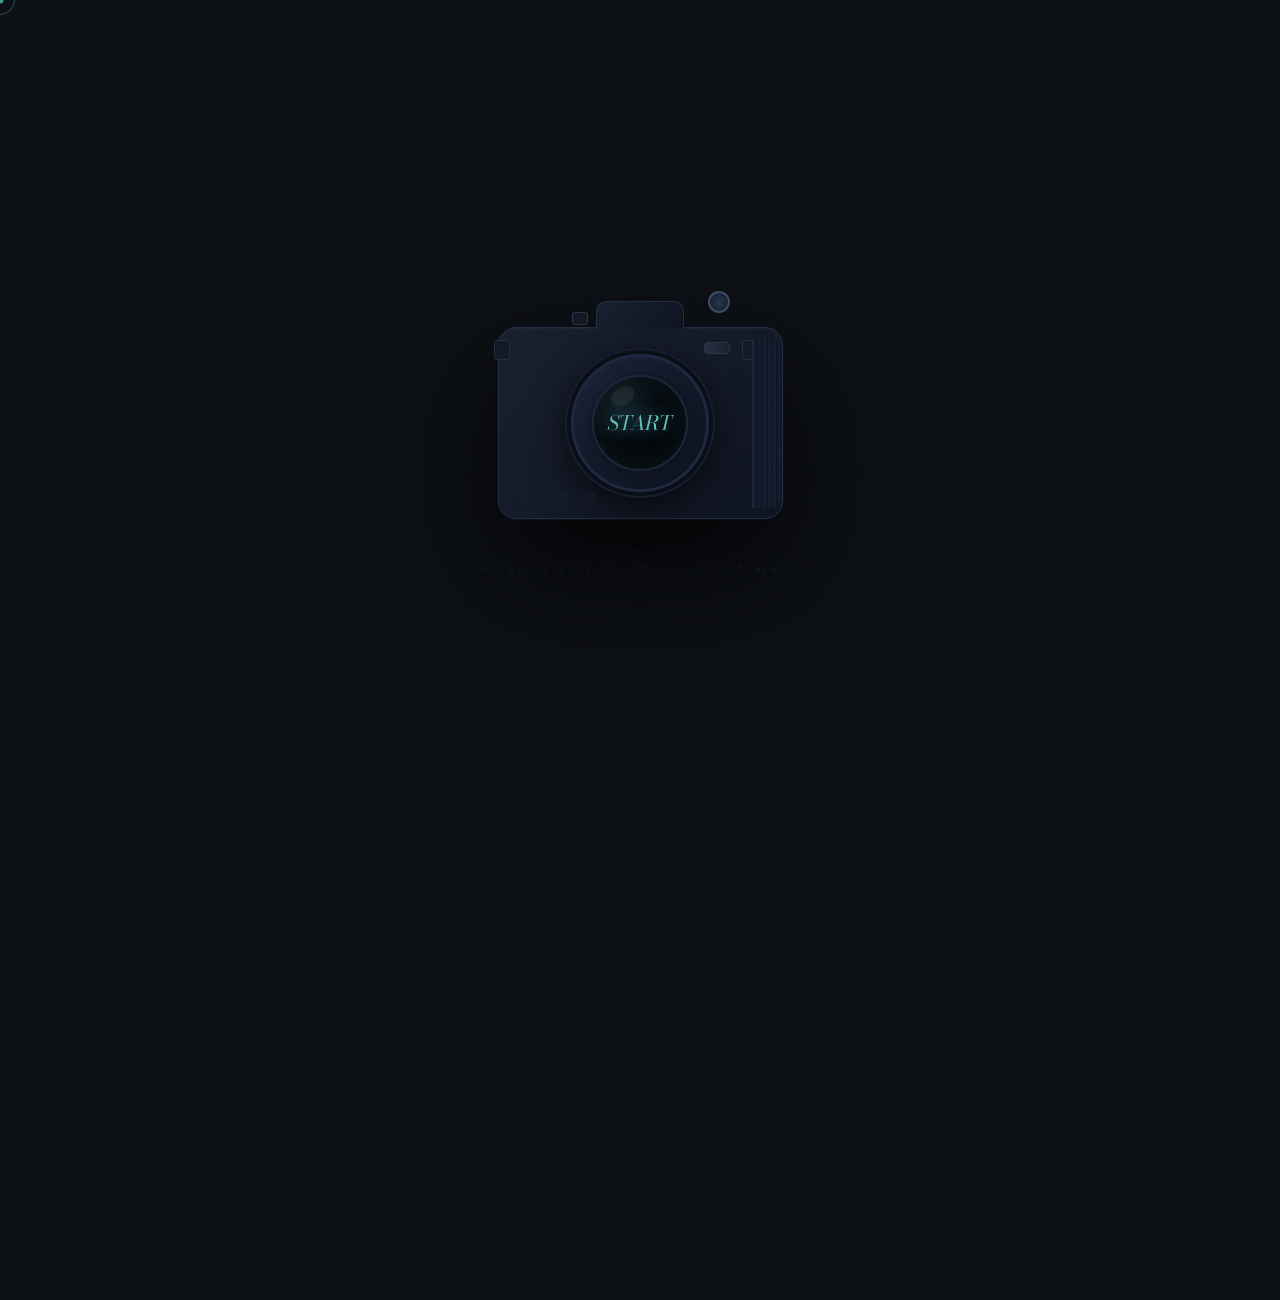
<file: index.html>
<!DOCTYPE html>
<html lang="it">
<head>
  <meta charset="UTF-8"/>
  <meta name="viewport" content="width=device-width, initial-scale=1.0"/>
  <title>Samuele Torino, HOME</title>
  <meta name="description" content="Portfolio Lorem Ipsum, dolor sit amet consectetur adipiscing elit sed do eiusmod tempor."/>
  <link rel="preconnect" href="https://fonts.googleapis.com"/>
  <link href="https://fonts.googleapis.com/css2?family=Bodoni+Moda:ital,opsz,wght@0,6..96,400;0,6..96,700;0,6..96,900;1,6..96,400;1,6..96,700&family=DM+Sans:wght@200;300;400;500&family=Inconsolata:wght@300;400;500&display=swap" rel="stylesheet"/>
  <style>
    /* ══ RESET & VARS ══ */
    *,*::before,*::after{margin:0;padding:0;box-sizing:border-box}
    :root{
      --ink:#0c0f14;--ink2:#131720;--ink3:#1a2030;
      --surface:#1f2535;--surface2:#252d3e;
      --teal:#4a9e9a;--teal2:#62bfba;--teal3:#90d4d0;
      --teal-dim:rgba(74,158,154,.14);
      --bone:#e8e2d9;--bone2:#f4f0ea;
      --muted:#6a7590;--mid:#9aa3b5;
      --border:#232b3d;--border2:rgba(74,158,154,.25);
      --fd:'Bodoni Moda',serif;--fb:'DM Sans',sans-serif;--fm:'Inconsolata',monospace;
      --ease:cubic-bezier(.77,0,.175,1);
    }
    html{scroll-behavior:smooth}
    body{background:var(--ink);color:var(--bone);font-family:var(--fb);font-weight:300;overflow-x:hidden;cursor:none;-webkit-font-smoothing:antialiased}

    /* grain */
    body::after{content:'';position:fixed;inset:0;z-index:9990;pointer-events:none;
      background-image:url("data:image/svg+xml,%3Csvg viewBox='0 0 512 512' xmlns='http://www.w3.org/2000/svg'%3E%3Cfilter id='n'%3E%3CfeTurbulence type='fractalNoise' baseFrequency='0.75' numOctaves='4' stitchTiles='stitch'/%3E%3C/filter%3E%3Crect width='100%25' height='100%25' filter='url(%23n)' opacity='0.04'/%3E%3C/svg%3E");
      opacity:.5}

    /* ══ CURSOR ══ */
    .cursor{position:fixed;width:7px;height:7px;background:var(--teal);border-radius:50%;pointer-events:none;z-index:9995;transform:translate(-50%,-50%);transition:width .2s,height .2s}
    .cursor-ring{position:fixed;width:30px;height:30px;border:1px solid rgba(74,158,154,.45);border-radius:50%;pointer-events:none;z-index:9994;transform:translate(-50%,-50%);transition:width .3s,height .3s}
    body.ch .cursor{width:16px;height:16px;background:rgba(74,158,154,.35)}
    body.ch .cursor-ring{width:42px;height:42px;border-color:var(--teal)}

    /* ══ NAVBAR ══ */
    nav{position:fixed;top:0;left:0;right:0;z-index:500;display:flex;align-items:center;justify-content:space-between;padding:26px 56px;transition:padding .35s,background .35s,border-color .35s;border-bottom:1px solid transparent}
    nav.sc{padding:15px 56px;background:rgba(12,15,20,.96);backdrop-filter:blur(14px);border-bottom-color:var(--border)}
    .nav-logo{font-family:var(--fd);font-size:20px;font-weight:900;letter-spacing:.08em;color:var(--bone);text-decoration:none}
    .nav-logo span{color:var(--teal)}
    .nav-links{list-style:none;display:flex;gap:36px;align-items:center}
    .nav-links a{font-family:var(--fm);font-size:11px;letter-spacing:.2em;text-transform:uppercase;color:var(--muted);text-decoration:none;position:relative;transition:color .3s;cursor:none}
    .nav-links a::after{content:'';position:absolute;bottom:-4px;left:0;right:0;height:1px;background:var(--teal);transform:scaleX(0);transform-origin:left;transition:transform .3s var(--ease)}
    .nav-links a:hover,.nav-links a.active{color:var(--bone2)}
    .nav-links a:hover::after,.nav-links a.active::after{transform:scaleX(1)}
    .hamburger{display:none;flex-direction:column;gap:5px;background:none;border:none;cursor:pointer;padding:4px}
    .hamburger span{display:block;width:24px;height:1.5px;background:var(--bone)}

    /* ══ MOBILE DRAWER ══ */
    .drawer{display:none;position:fixed;inset:0;background:var(--ink2);z-index:490;flex-direction:column;align-items:center;justify-content:center;gap:32px}
    .drawer.open{display:flex}
    .drawer a{font-family:var(--fd);font-size:38px;font-style:italic;color:var(--bone);text-decoration:none;transition:color .3s;cursor:none}
    .drawer a:hover{color:var(--teal2)}
    .drawer-close{position:absolute;top:28px;right:34px;background:none;border:none;color:var(--muted);font-size:26px;cursor:pointer}

    /* ══ INTRO CAMERA ══ */
    #intro{position:fixed;inset:0;background:var(--ink);display:flex;flex-direction:column;align-items:center;justify-content:center;z-index:8000;transition:opacity .8s var(--ease),visibility .8s}
    #intro.gone{opacity:0;visibility:hidden;pointer-events:none}
    .cb{width:285px;height:192px;background:linear-gradient(140deg,#181f2e,#0e1320);border-radius:18px;border:1.5px solid #222d40;position:relative;box-shadow:0 0 0 1px #0a0e17,0 50px 120px rgba(0,0,0,.85),inset 0 1px 0 rgba(255,255,255,.03);display:flex;align-items:center;justify-content:center}
    .cb::before{content:'';position:absolute;top:-27px;left:50%;transform:translateX(-50%);width:88px;height:28px;background:linear-gradient(140deg,#181f2e,#0e1320);border-radius:10px 10px 0 0;border:1.5px solid #222d40;border-bottom:none}
    .cb-flash{position:absolute;top:-16px;left:calc(50% - 68px);width:16px;height:13px;background:#131924;border:1px solid #2a3448;border-radius:3px}
    .cb-shutter{position:absolute;top:-37px;right:52px;width:22px;height:22px;background:radial-gradient(circle,#2a364e,#111825);border-radius:50%;border:2px solid #3a4c66}
    .cb-grip{position:absolute;right:0;top:10px;bottom:10px;width:30px;background:repeating-linear-gradient(90deg,#141d2e 0 3px,#0f1622 3px 5px);border-radius:0 14px 14px 0;border-left:1px solid #1e2840}
    .cb-dial{position:absolute;top:14px;right:52px;width:26px;height:12px;background:linear-gradient(90deg,#242f42,#181f2e);border-radius:4px;border:1px solid #2a3448}
    .cb-brand{position:absolute;bottom:16px;left:22px;font-family:var(--fm);font-size:10px;letter-spacing:.35em;color:#1e2840}
    .lug{position:absolute;width:16px;height:20px;background:#131924;border:1.5px solid #222d40;border-radius:3px}
    .lug-l{top:12px;left:-5px}.lug-r{top:12px;right:24px}
    .cb-ring{width:138px;height:138px;border-radius:50%;background:radial-gradient(circle at 35% 35%,#1e2840,#090e18);border:3px solid #1e2840;box-shadow:0 0 0 4px #0a0e17,0 0 0 6px #151d2c,0 10px 40px rgba(0,0,0,.9),inset 0 2px 4px rgba(255,255,255,.02);display:flex;align-items:center;justify-content:center}
    .cb-lens{width:96px;height:96px;border-radius:50%;background:radial-gradient(circle at 30% 30%,rgba(74,158,154,.2) 0%,rgba(10,15,25,.95) 45%,#040a12 100%);border:2px solid #1a2638;box-shadow:inset 0 0 28px rgba(74,158,154,.12),inset 0 0 70px rgba(0,0,0,.95),0 0 20px rgba(0,0,0,.6);display:flex;align-items:center;justify-content:center;cursor:pointer;overflow:hidden;position:relative;transition:box-shadow .35s}
    .cb-lens:hover{box-shadow:inset 0 0 40px rgba(74,158,154,.28),inset 0 0 70px rgba(0,0,0,.7),0 0 50px rgba(74,158,154,.18)}
    .cb-lens::before{content:'';position:absolute;top:13%;left:17%;width:27%;height:18%;background:rgba(255,255,255,.06);border-radius:50%;transform:rotate(-30deg)}
    .lens-txt{font-family:var(--fd);font-style:italic;font-size:20px;color:var(--teal2);text-shadow:0 0 16px rgba(74,158,154,.7);position:relative;z-index:1;user-select:none;transition:text-shadow .3s}
    .cb-lens:hover .lens-txt{text-shadow:0 0 28px rgba(98,191,186,.95)}
    .intro-hint{margin-top:44px;font-family:var(--fm);font-size:10px;letter-spacing:.35em;color:#1e2c42;animation:blink 2.5s ease-in-out infinite}
    @keyframes blink{0%,100%{opacity:.3}50%{opacity:.9}}

    /* flash overlay */
    #flash{position:fixed;inset:0;background:var(--teal);z-index:7000;opacity:0;pointer-events:none;transition:opacity .12s}
    #flash.on{opacity:.6}

    /* ══ MAIN CONTENT ══ */
    #main{opacity:0;transition:opacity .6s .1s}
    #main.vis{opacity:1}

    /* ══ HERO ══ */
    #hero{min-height:100vh;display:grid;grid-template-columns:55% 45%;position:relative}
    .hero-l{display:flex;flex-direction:column;justify-content:center;padding:150px 64px 80px 56px;position:relative}
    .hero-l::after{content:'';position:absolute;top:0;right:-1px;bottom:0;width:1px;background:linear-gradient(to bottom,transparent 10%,var(--border) 40%,var(--border) 60%,transparent 90%)}
    .hero-eyebrow{font-family:var(--fm);font-size:10px;letter-spacing:.4em;text-transform:uppercase;color:var(--teal);margin-bottom:28px;opacity:0;animation:fu .8s .2s forwards}
    .hero-name{font-family:var(--fd);font-weight:900;font-size:clamp(46px,6.5vw,90px);line-height:.93;color:var(--bone2);margin-bottom:14px;opacity:0;animation:fu .9s .35s forwards}
    .hero-role{font-family:var(--fd);font-style:italic;font-size:clamp(22px,2.8vw,38px);color:var(--teal2);margin-bottom:34px;opacity:0;animation:fu .9s .5s forwards}
    .hero-bio{font-size:16px;font-weight:300;line-height:1.9;color:var(--mid);max-width:430px;margin-bottom:48px;opacity:0;animation:fu .9s .65s forwards}
    .hero-btns{display:flex;gap:14px;flex-wrap:wrap;opacity:0;animation:fu .9s .8s forwards}
    .hero-loc{margin-top:48px;font-family:var(--fm);font-size:10px;letter-spacing:.25em;color:var(--muted);display:flex;align-items:center;gap:8px;opacity:0;animation:fu .9s .95s forwards}
    .hero-loc::before{content:'◎';color:var(--teal);font-size:10px}

    .hero-r{background:var(--ink2);position:relative;overflow:hidden;display:flex;flex-direction:column;justify-content:flex-end}
    .hr-grid{position:absolute;inset:0;background-image:linear-gradient(rgba(74,158,154,.04) 1px,transparent 1px),linear-gradient(90deg,rgba(74,158,154,.04) 1px,transparent 1px);background-size:40px 40px}
    .hr-glow{position:absolute;top:20%;left:20%;right:20%;bottom:20%;background:radial-gradient(ellipse at center,rgba(74,158,154,.07) 0%,transparent 70%)}
    .hr-init{position:absolute;bottom:-40px;right:-20px;font-family:var(--fd);font-size:280px;font-weight:900;color:rgba(255,255,255,.025);line-height:1;user-select:none;pointer-events:none}
    .hr-services{position:relative;z-index:1;padding:0 52px 64px}
    .hs-item{border-top:1px solid var(--border);padding:22px 0;display:flex;justify-content:space-between;align-items:center;opacity:0;animation:fu .65s forwards}
    .hs-item:last-child{border-bottom:1px solid var(--border)}
    .hs-item:nth-child(1){animation-delay:.6s}.hs-item:nth-child(2){animation-delay:.75s}.hs-item:nth-child(3){animation-delay:.9s}.hs-item:nth-child(4){animation-delay:1.05s}
    .hs-name{font-family:var(--fd);font-size:20px;font-style:italic;color:var(--bone)}
    .hs-sw{font-family:var(--fm);font-size:9px;letter-spacing:.18em;color:var(--teal)}

    .scroll-ind{position:absolute;bottom:44px;left:56px;display:flex;align-items:center;gap:14px;opacity:0;animation:fu 1s 1.1s forwards}
    .si-bar{width:1px;height:56px;background:linear-gradient(to bottom,var(--teal),transparent);animation:sibar 2s ease-in-out infinite}
    @keyframes sibar{0%,100%{opacity:.5;transform:scaleY(1)}50%{opacity:1;transform:scaleY(.65)}}
    .si-txt{font-family:var(--fm);font-size:9px;letter-spacing:.3em;color:var(--muted);writing-mode:vertical-lr;transform:rotate(180deg)}

    @keyframes fu{from{opacity:0;transform:translateY(20px)}to{opacity:1;transform:none}}

    /* ══ STRIP ══ */
    .strip{display:grid;grid-template-columns:repeat(3,1fr);border-top:1px solid var(--border)}
    .strip-card{padding:52px 44px;border-right:1px solid var(--border);text-decoration:none;color:inherit;position:relative;overflow:hidden;transition:background .3s;cursor:none;display:block}
    .strip-card:last-child{border-right:none}
    .strip-card:hover{background:var(--ink3)}
    .strip-card::after{content:'→';position:absolute;top:52px;right:44px;font-size:20px;color:var(--teal);opacity:0;transform:translateX(-10px);transition:opacity .3s,transform .3s}
    .strip-card:hover::after{opacity:1;transform:none}
    .sc-num{font-family:var(--fd);font-size:54px;font-weight:900;color:rgba(74,158,154,.12);line-height:1;margin-bottom:20px}
    .sc-tag{font-family:var(--fm);font-size:9px;letter-spacing:.3em;text-transform:uppercase;color:var(--teal);margin-bottom:10px}
    .sc-title{font-family:var(--fd);font-size:22px;font-style:italic;color:var(--bone);margin-bottom:10px}
    .sc-desc{font-size:13px;color:var(--muted);line-height:1.7}

    /* ══ BUTTONS ══ */
    .btn-teal{display:inline-flex;align-items:center;gap:10px;font-family:var(--fm);font-size:11px;letter-spacing:.2em;text-transform:uppercase;color:var(--ink);background:var(--teal);border:1.5px solid var(--teal);padding:14px 32px;text-decoration:none;transition:background .3s,color .3s;cursor:none}
    .btn-teal:hover{background:transparent;color:var(--teal2)}
    .btn-outline{display:inline-flex;align-items:center;gap:10px;font-family:var(--fm);font-size:11px;letter-spacing:.2em;text-transform:uppercase;color:var(--mid);background:transparent;border:1.5px solid var(--border);padding:14px 32px;text-decoration:none;transition:border-color .3s,color .3s;cursor:none}
    .btn-outline:hover{border-color:var(--teal);color:var(--teal2)}

    /* ══ FOOTER ══ */
    footer{background:var(--ink2);border-top:2px solid var(--teal);padding:42px 56px;display:flex;justify-content:space-between;align-items:center;flex-wrap:wrap;gap:20px}
    .footer-logo{font-family:var(--fd);font-size:18px;font-weight:900;color:var(--bone)}
    .footer-logo span{color:var(--teal)}
    .footer-copy{font-family:var(--fm);font-size:10px;letter-spacing:.18em;color:var(--muted)}
    .footer-links{display:flex;gap:22px}
    .footer-links a{font-family:var(--fm);font-size:10px;letter-spacing:.18em;text-transform:uppercase;color:var(--muted);text-decoration:none;transition:color .3s;cursor:none}
    .footer-links a:hover{color:var(--teal2)}

    /* ══ REVEAL ══ */
    .rv{opacity:0;transform:translateY(26px);transition:opacity .9s var(--ease),transform .9s var(--ease)}
    .rv.vis{opacity:1;transform:none}
    .d1{transition-delay:.12s}.d2{transition-delay:.24s}.d3{transition-delay:.38s}

    /* ══ RESPONSIVE ══ */
    @media(max-width:900px){
      nav,nav.sc{padding:18px 22px}
      .nav-links{display:none}
      .hamburger{display:flex}
      #hero{grid-template-columns:1fr}
      .hero-l{padding:110px 22px 60px}
      .hero-l::after{display:none}
      .hero-r{display:none}
      .strip{grid-template-columns:1fr}
      .strip-card{border-right:none;border-bottom:1px solid var(--border)}
      .strip-card:last-child{border-bottom:none}
      footer{padding:34px 22px;flex-direction:column;align-items:flex-start}
    }
  </style>
</head>
<body>

<div class="cursor" id="cursor"></div>
<div class="cursor-ring" id="cursor-ring"></div>
<div id="flash"></div>

<!-- ════ INTRO ════ -->
<div id="intro">
  <div class="cb">
    <div class="lug lug-l"></div>
    <div class="lug lug-r"></div>
    <div class="cb-flash"></div>
    <div class="cb-shutter"></div>
    <div class="cb-dial"></div>
    <div class="cb-grip"></div>
    <div class="cb-brand">L · IPSUM</div>
    <div class="cb-ring">
      <div class="cb-lens" onclick="startSite()">
        <span class="lens-txt">START</span>
      </div>
    </div>
  </div>
  <p class="intro-hint">— clicca sull'obiettivo per entrare —</p>
</div>

<!-- ════ NAVBAR ════ -->
<nav id="nb">
  <a class="nav-logo" href="index.html">S<span>.</span>T</a>
  <ul class="nav-links">
    <li><a href="index.html" class="active">Home</a></li>
    <li><a href="chisono.html">Chi Sono</a></li>
    <li><a href="cv.html">CV</a></li>
    <li><a href="lavori.html">Lavori</a></li>
    <li><a href="contatti.html">Contatti</a></li>
  </ul>
  <button class="hamburger" onclick="document.getElementById('dr').classList.toggle('open')">
    <span></span><span></span><span></span>
  </button>
</nav>
<div class="drawer" id="dr">
  <button class="drawer-close" onclick="document.getElementById('dr').classList.remove('open')">✕</button>
  <a href="index.html">Home</a>
  <a href="chisono.html">Chi Sono</a>
  <a href="cv.html">CV</a>
  <a href="lavori.html">Lavori</a>
  <a href="contatti.html">Contatti</a>
</div>

<!-- ════ MAIN ════ -->
<div id="main">
  <section id="hero">
    <div class="hero-l">
      <p class="hero-eyebrow">VIDEOMAKER · MOTION DESIGNER · EDITOR</p>
      <h1 class="hero-name">Samuele<br/>Torino</h1>

      <p class="hero-bio">Aspirante videomaker con esperienza nel settore. Specializzato in Motion Design e spot pubblicitari con Adobe After Effects e Premiere Pro.</p>
      <div class="hero-btns">
        <a href="lavori.html" class="btn-teal">Scopri i lavori</a>
        <a href="contatti.html" class="btn-outline">Contattami</a>
      </div>
      <p class="hero-loc">Castelfranco Emilia, Italia · Disponibile</p>
    </div>
    <div class="hero-r">
      <div class="hr-grid"></div>
      <div class="hr-glow"></div>
      <div class="hr-init">LI</div>
      <div class="hr-services">
        <div class="hs-item"><span class="hs-name">Video Editing</span><span class="hs-sw">Premiere · Davinci Resolv</span></div>
        <div class="hs-item"><span class="hs-name">Motion Design</span><span class="hs-sw">After Effects</span></div>
        <div class="hs-item"><span class="hs-name">Spot Pubblicitari</span><span class="hs-sw">Brand</span></div>
        <div class="hs-item"><span class="hs-name">Color & Post</span><span class="hs-sw"></span></div>
      </div>
    </div>
    <div class="scroll-ind"><div class="si-bar"></div><span class="si-txt">Scroll</span></div>
  </section>

  <div class="strip">
    <a class="strip-card rv" href="chisono.html">
      <div class="sc-num">01</div>
      <div class="sc-tag">About</div>
      <div class="sc-title">Chi Sono</div>
      <div class="sc-desc">La mia storia, il mio approccio creativo e la mia passione per l'immagine in movimento.</div>
    </a>
    <a class="strip-card rv d1" href="lavori.html">
      <div class="sc-num">02</div>
      <div class="sc-tag">Progetti</div>
      <div class="sc-title">I miei Lavori</div>
      <div class="sc-desc">Video promozionali, spot, clip musicali e progetti di design</div>
    </a>
    <a class="strip-card rv d2" href="contatti.html">
      <div class="sc-num">03</div>
      <div class="sc-tag">Contact</div>
      <div class="sc-title">Lavoriamo Insieme</div>
      <div class="sc-desc">Hai un progetto in mente? Scrivimi, rispondo entro 24 ore</div>
    </a>
  </div>

  <footer>
    <div class="footer-logo">Samuele <span>Torino</span></div>
    <div class="footer-copy">© 2025 Samuele Torino — Tutti i diritti riservati</div>
    <div class="footer-links">
      <a href="contatti.html">Contatti</a>
      <a href="cv.html">CV</a>
      <a href="lavori.html">Lavori</a>
    </div>
  </footer>
</div>

<script>
  // Cursor
  const cur=document.getElementById('cursor'),curR=document.getElementById('cursor-ring');
  let mx=0,my=0,rx=0,ry=0;
  document.addEventListener('mousemove',e=>{mx=e.clientX;my=e.clientY;cur.style.left=mx+'px';cur.style.top=my+'px'});
  (function loop(){rx+=(mx-rx)*.1;ry+=(my-ry)*.1;curR.style.left=rx+'px';curR.style.top=ry+'px';requestAnimationFrame(loop)})();
  document.querySelectorAll('a,button,.cb-lens').forEach(el=>{
    el.addEventListener('mouseenter',()=>document.body.classList.add('ch'));
    el.addEventListener('mouseleave',()=>document.body.classList.remove('ch'));
  });

  // Navbar scroll
  window.addEventListener('scroll',()=>document.getElementById('nb').classList.toggle('sc',scrollY>50));

  // Reveal on scroll
  const ro=new IntersectionObserver(entries=>entries.forEach(e=>{if(e.isIntersecting)e.target.classList.add('vis')}),{threshold:.1});
  document.querySelectorAll('.rv').forEach(el=>ro.observe(el));

  // Intro start
  function startSite(){
    const lens=document.querySelector('.cb-lens');
    const fl=document.getElementById('flash');
    lens.style.background='radial-gradient(circle,rgba(74,158,154,.5),#040a12)';
    fl.classList.add('on');
    setTimeout(()=>{fl.classList.remove('on');lens.style.background='';},180);
    setTimeout(()=>{
      document.getElementById('intro').classList.add('gone');
      document.getElementById('main').classList.add('vis');
    },400);
  }
</script>
</body>
</html>
</file>
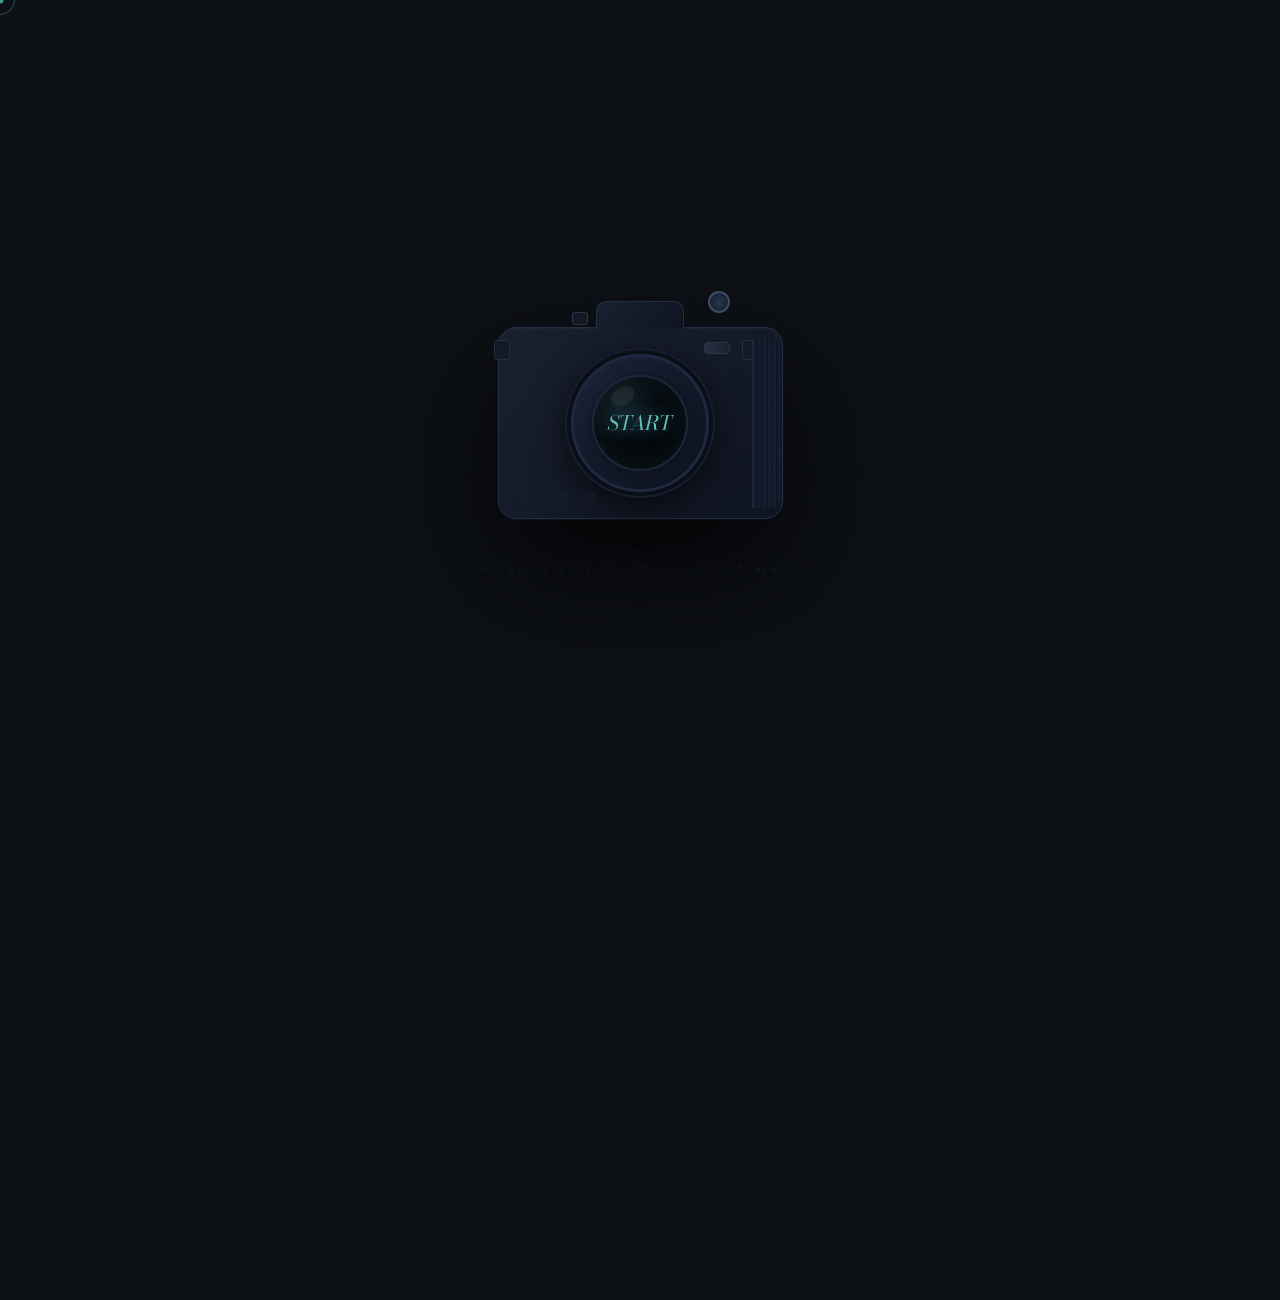
<file: Index.html>
<!DOCTYPE html>
<html lang="it">
<head>
  <meta charset="UTF-8"/>
  <meta name="viewport" content="width=device-width, initial-scale=1.0"/>
  <title>Samuele Torino, HOME</title>
  <meta name="description" content="Portfolio Lorem Ipsum, dolor sit amet consectetur adipiscing elit sed do eiusmod tempor."/>
  <link rel="preconnect" href="https://fonts.googleapis.com"/>
  <link href="https://fonts.googleapis.com/css2?family=Bodoni+Moda:ital,opsz,wght@0,6..96,400;0,6..96,700;0,6..96,900;1,6..96,400;1,6..96,700&family=DM+Sans:wght@200;300;400;500&family=Inconsolata:wght@300;400;500&display=swap" rel="stylesheet"/>
  <style>
    /* ══ RESET & VARS ══ */
    *,*::before,*::after{margin:0;padding:0;box-sizing:border-box}
    :root{
      --ink:#0c0f14;--ink2:#131720;--ink3:#1a2030;
      --surface:#1f2535;--surface2:#252d3e;
      --teal:#4a9e9a;--teal2:#62bfba;--teal3:#90d4d0;
      --teal-dim:rgba(74,158,154,.14);
      --bone:#e8e2d9;--bone2:#f4f0ea;
      --muted:#6a7590;--mid:#9aa3b5;
      --border:#232b3d;--border2:rgba(74,158,154,.25);
      --fd:'Bodoni Moda',serif;--fb:'DM Sans',sans-serif;--fm:'Inconsolata',monospace;
      --ease:cubic-bezier(.77,0,.175,1);
    }
    html{scroll-behavior:smooth}
    body{background:var(--ink);color:var(--bone);font-family:var(--fb);font-weight:300;overflow-x:hidden;cursor:none;-webkit-font-smoothing:antialiased}

    /* grain */
    body::after{content:'';position:fixed;inset:0;z-index:9990;pointer-events:none;
      background-image:url("data:image/svg+xml,%3Csvg viewBox='0 0 512 512' xmlns='http://www.w3.org/2000/svg'%3E%3Cfilter id='n'%3E%3CfeTurbulence type='fractalNoise' baseFrequency='0.75' numOctaves='4' stitchTiles='stitch'/%3E%3C/filter%3E%3Crect width='100%25' height='100%25' filter='url(%23n)' opacity='0.04'/%3E%3C/svg%3E");
      opacity:.5}

    /* ══ CURSOR ══ */
    .cursor{position:fixed;width:7px;height:7px;background:var(--teal);border-radius:50%;pointer-events:none;z-index:9995;transform:translate(-50%,-50%);transition:width .2s,height .2s}
    .cursor-ring{position:fixed;width:30px;height:30px;border:1px solid rgba(74,158,154,.45);border-radius:50%;pointer-events:none;z-index:9994;transform:translate(-50%,-50%);transition:width .3s,height .3s}
    body.ch .cursor{width:16px;height:16px;background:rgba(74,158,154,.35)}
    body.ch .cursor-ring{width:42px;height:42px;border-color:var(--teal)}

    /* ══ NAVBAR ══ */
    nav{position:fixed;top:0;left:0;right:0;z-index:500;display:flex;align-items:center;justify-content:space-between;padding:26px 56px;transition:padding .35s,background .35s,border-color .35s;border-bottom:1px solid transparent}
    nav.sc{padding:15px 56px;background:rgba(12,15,20,.96);backdrop-filter:blur(14px);border-bottom-color:var(--border)}
    .nav-logo{font-family:var(--fd);font-size:20px;font-weight:900;letter-spacing:.08em;color:var(--bone);text-decoration:none}
    .nav-logo span{color:var(--teal)}
    .nav-links{list-style:none;display:flex;gap:36px;align-items:center}
    .nav-links a{font-family:var(--fm);font-size:11px;letter-spacing:.2em;text-transform:uppercase;color:var(--muted);text-decoration:none;position:relative;transition:color .3s;cursor:none}
    .nav-links a::after{content:'';position:absolute;bottom:-4px;left:0;right:0;height:1px;background:var(--teal);transform:scaleX(0);transform-origin:left;transition:transform .3s var(--ease)}
    .nav-links a:hover,.nav-links a.active{color:var(--bone2)}
    .nav-links a:hover::after,.nav-links a.active::after{transform:scaleX(1)}
    .hamburger{display:none;flex-direction:column;gap:5px;background:none;border:none;cursor:pointer;padding:4px}
    .hamburger span{display:block;width:24px;height:1.5px;background:var(--bone)}

    /* ══ MOBILE DRAWER ══ */
    .drawer{display:none;position:fixed;inset:0;background:var(--ink2);z-index:490;flex-direction:column;align-items:center;justify-content:center;gap:32px}
    .drawer.open{display:flex}
    .drawer a{font-family:var(--fd);font-size:38px;font-style:italic;color:var(--bone);text-decoration:none;transition:color .3s;cursor:none}
    .drawer a:hover{color:var(--teal2)}
    .drawer-close{position:absolute;top:28px;right:34px;background:none;border:none;color:var(--muted);font-size:26px;cursor:pointer}

    /* ══ INTRO CAMERA ══ */
    #intro{position:fixed;inset:0;background:var(--ink);display:flex;flex-direction:column;align-items:center;justify-content:center;z-index:8000;transition:opacity .8s var(--ease),visibility .8s}
    #intro.gone{opacity:0;visibility:hidden;pointer-events:none}
    .cb{width:285px;height:192px;background:linear-gradient(140deg,#181f2e,#0e1320);border-radius:18px;border:1.5px solid #222d40;position:relative;box-shadow:0 0 0 1px #0a0e17,0 50px 120px rgba(0,0,0,.85),inset 0 1px 0 rgba(255,255,255,.03);display:flex;align-items:center;justify-content:center}
    .cb::before{content:'';position:absolute;top:-27px;left:50%;transform:translateX(-50%);width:88px;height:28px;background:linear-gradient(140deg,#181f2e,#0e1320);border-radius:10px 10px 0 0;border:1.5px solid #222d40;border-bottom:none}
    .cb-flash{position:absolute;top:-16px;left:calc(50% - 68px);width:16px;height:13px;background:#131924;border:1px solid #2a3448;border-radius:3px}
    .cb-shutter{position:absolute;top:-37px;right:52px;width:22px;height:22px;background:radial-gradient(circle,#2a364e,#111825);border-radius:50%;border:2px solid #3a4c66}
    .cb-grip{position:absolute;right:0;top:10px;bottom:10px;width:30px;background:repeating-linear-gradient(90deg,#141d2e 0 3px,#0f1622 3px 5px);border-radius:0 14px 14px 0;border-left:1px solid #1e2840}
    .cb-dial{position:absolute;top:14px;right:52px;width:26px;height:12px;background:linear-gradient(90deg,#242f42,#181f2e);border-radius:4px;border:1px solid #2a3448}
    .cb-brand{position:absolute;bottom:16px;left:22px;font-family:var(--fm);font-size:10px;letter-spacing:.35em;color:#1e2840}
    .lug{position:absolute;width:16px;height:20px;background:#131924;border:1.5px solid #222d40;border-radius:3px}
    .lug-l{top:12px;left:-5px}.lug-r{top:12px;right:24px}
    .cb-ring{width:138px;height:138px;border-radius:50%;background:radial-gradient(circle at 35% 35%,#1e2840,#090e18);border:3px solid #1e2840;box-shadow:0 0 0 4px #0a0e17,0 0 0 6px #151d2c,0 10px 40px rgba(0,0,0,.9),inset 0 2px 4px rgba(255,255,255,.02);display:flex;align-items:center;justify-content:center}
    .cb-lens{width:96px;height:96px;border-radius:50%;background:radial-gradient(circle at 30% 30%,rgba(74,158,154,.2) 0%,rgba(10,15,25,.95) 45%,#040a12 100%);border:2px solid #1a2638;box-shadow:inset 0 0 28px rgba(74,158,154,.12),inset 0 0 70px rgba(0,0,0,.95),0 0 20px rgba(0,0,0,.6);display:flex;align-items:center;justify-content:center;cursor:pointer;overflow:hidden;position:relative;transition:box-shadow .35s}
    .cb-lens:hover{box-shadow:inset 0 0 40px rgba(74,158,154,.28),inset 0 0 70px rgba(0,0,0,.7),0 0 50px rgba(74,158,154,.18)}
    .cb-lens::before{content:'';position:absolute;top:13%;left:17%;width:27%;height:18%;background:rgba(255,255,255,.06);border-radius:50%;transform:rotate(-30deg)}
    .lens-txt{font-family:var(--fd);font-style:italic;font-size:20px;color:var(--teal2);text-shadow:0 0 16px rgba(74,158,154,.7);position:relative;z-index:1;user-select:none;transition:text-shadow .3s}
    .cb-lens:hover .lens-txt{text-shadow:0 0 28px rgba(98,191,186,.95)}
    .intro-hint{margin-top:44px;font-family:var(--fm);font-size:10px;letter-spacing:.35em;color:#1e2c42;animation:blink 2.5s ease-in-out infinite}
    @keyframes blink{0%,100%{opacity:.3}50%{opacity:.9}}

    /* flash overlay */
    #flash{position:fixed;inset:0;background:var(--teal);z-index:7000;opacity:0;pointer-events:none;transition:opacity .12s}
    #flash.on{opacity:.6}

    /* ══ MAIN CONTENT ══ */
    #main{opacity:0;transition:opacity .6s .1s}
    #main.vis{opacity:1}

    /* ══ HERO ══ */
    #hero{min-height:100vh;display:grid;grid-template-columns:55% 45%;position:relative}
    .hero-l{display:flex;flex-direction:column;justify-content:center;padding:150px 64px 80px 56px;position:relative}
    .hero-l::after{content:'';position:absolute;top:0;right:-1px;bottom:0;width:1px;background:linear-gradient(to bottom,transparent 10%,var(--border) 40%,var(--border) 60%,transparent 90%)}
    .hero-eyebrow{font-family:var(--fm);font-size:10px;letter-spacing:.4em;text-transform:uppercase;color:var(--teal);margin-bottom:28px;opacity:0;animation:fu .8s .2s forwards}
    .hero-name{font-family:var(--fd);font-weight:900;font-size:clamp(46px,6.5vw,90px);line-height:.93;color:var(--bone2);margin-bottom:14px;opacity:0;animation:fu .9s .35s forwards}
    .hero-role{font-family:var(--fd);font-style:italic;font-size:clamp(22px,2.8vw,38px);color:var(--teal2);margin-bottom:34px;opacity:0;animation:fu .9s .5s forwards}
    .hero-bio{font-size:16px;font-weight:300;line-height:1.9;color:var(--mid);max-width:430px;margin-bottom:48px;opacity:0;animation:fu .9s .65s forwards}
    .hero-btns{display:flex;gap:14px;flex-wrap:wrap;opacity:0;animation:fu .9s .8s forwards}
    .hero-loc{margin-top:48px;font-family:var(--fm);font-size:10px;letter-spacing:.25em;color:var(--muted);display:flex;align-items:center;gap:8px;opacity:0;animation:fu .9s .95s forwards}
    .hero-loc::before{content:'◎';color:var(--teal);font-size:10px}

    .hero-r{background:var(--ink2);position:relative;overflow:hidden;display:flex;flex-direction:column;justify-content:flex-end}
    .hr-grid{position:absolute;inset:0;background-image:linear-gradient(rgba(74,158,154,.04) 1px,transparent 1px),linear-gradient(90deg,rgba(74,158,154,.04) 1px,transparent 1px);background-size:40px 40px}
    .hr-glow{position:absolute;top:20%;left:20%;right:20%;bottom:20%;background:radial-gradient(ellipse at center,rgba(74,158,154,.07) 0%,transparent 70%)}
    .hr-init{position:absolute;bottom:-40px;right:-20px;font-family:var(--fd);font-size:280px;font-weight:900;color:rgba(255,255,255,.025);line-height:1;user-select:none;pointer-events:none}
    .hr-services{position:relative;z-index:1;padding:0 52px 64px}
    .hs-item{border-top:1px solid var(--border);padding:22px 0;display:flex;justify-content:space-between;align-items:center;opacity:0;animation:fu .65s forwards}
    .hs-item:last-child{border-bottom:1px solid var(--border)}
    .hs-item:nth-child(1){animation-delay:.6s}.hs-item:nth-child(2){animation-delay:.75s}.hs-item:nth-child(3){animation-delay:.9s}.hs-item:nth-child(4){animation-delay:1.05s}
    .hs-name{font-family:var(--fd);font-size:20px;font-style:italic;color:var(--bone)}
    .hs-sw{font-family:var(--fm);font-size:9px;letter-spacing:.18em;color:var(--teal)}

    .scroll-ind{position:absolute;bottom:44px;left:56px;display:flex;align-items:center;gap:14px;opacity:0;animation:fu 1s 1.1s forwards}
    .si-bar{width:1px;height:56px;background:linear-gradient(to bottom,var(--teal),transparent);animation:sibar 2s ease-in-out infinite}
    @keyframes sibar{0%,100%{opacity:.5;transform:scaleY(1)}50%{opacity:1;transform:scaleY(.65)}}
    .si-txt{font-family:var(--fm);font-size:9px;letter-spacing:.3em;color:var(--muted);writing-mode:vertical-lr;transform:rotate(180deg)}

    @keyframes fu{from{opacity:0;transform:translateY(20px)}to{opacity:1;transform:none}}

    /* ══ STRIP ══ */
    .strip{display:grid;grid-template-columns:repeat(3,1fr);border-top:1px solid var(--border)}
    .strip-card{padding:52px 44px;border-right:1px solid var(--border);text-decoration:none;color:inherit;position:relative;overflow:hidden;transition:background .3s;cursor:none;display:block}
    .strip-card:last-child{border-right:none}
    .strip-card:hover{background:var(--ink3)}
    .strip-card::after{content:'→';position:absolute;top:52px;right:44px;font-size:20px;color:var(--teal);opacity:0;transform:translateX(-10px);transition:opacity .3s,transform .3s}
    .strip-card:hover::after{opacity:1;transform:none}
    .sc-num{font-family:var(--fd);font-size:54px;font-weight:900;color:rgba(74,158,154,.12);line-height:1;margin-bottom:20px}
    .sc-tag{font-family:var(--fm);font-size:9px;letter-spacing:.3em;text-transform:uppercase;color:var(--teal);margin-bottom:10px}
    .sc-title{font-family:var(--fd);font-size:22px;font-style:italic;color:var(--bone);margin-bottom:10px}
    .sc-desc{font-size:13px;color:var(--muted);line-height:1.7}

    /* ══ BUTTONS ══ */
    .btn-teal{display:inline-flex;align-items:center;gap:10px;font-family:var(--fm);font-size:11px;letter-spacing:.2em;text-transform:uppercase;color:var(--ink);background:var(--teal);border:1.5px solid var(--teal);padding:14px 32px;text-decoration:none;transition:background .3s,color .3s;cursor:none}
    .btn-teal:hover{background:transparent;color:var(--teal2)}
    .btn-outline{display:inline-flex;align-items:center;gap:10px;font-family:var(--fm);font-size:11px;letter-spacing:.2em;text-transform:uppercase;color:var(--mid);background:transparent;border:1.5px solid var(--border);padding:14px 32px;text-decoration:none;transition:border-color .3s,color .3s;cursor:none}
    .btn-outline:hover{border-color:var(--teal);color:var(--teal2)}

    /* ══ FOOTER ══ */
    footer{background:var(--ink2);border-top:2px solid var(--teal);padding:42px 56px;display:flex;justify-content:space-between;align-items:center;flex-wrap:wrap;gap:20px}
    .footer-logo{font-family:var(--fd);font-size:18px;font-weight:900;color:var(--bone)}
    .footer-logo span{color:var(--teal)}
    .footer-copy{font-family:var(--fm);font-size:10px;letter-spacing:.18em;color:var(--muted)}
    .footer-links{display:flex;gap:22px}
    .footer-links a{font-family:var(--fm);font-size:10px;letter-spacing:.18em;text-transform:uppercase;color:var(--muted);text-decoration:none;transition:color .3s;cursor:none}
    .footer-links a:hover{color:var(--teal2)}

    /* ══ REVEAL ══ */
    .rv{opacity:0;transform:translateY(26px);transition:opacity .9s var(--ease),transform .9s var(--ease)}
    .rv.vis{opacity:1;transform:none}
    .d1{transition-delay:.12s}.d2{transition-delay:.24s}.d3{transition-delay:.38s}

    /* ══ RESPONSIVE ══ */
    @media(max-width:900px){
      nav,nav.sc{padding:18px 22px}
      .nav-links{display:none}
      .hamburger{display:flex}
      #hero{grid-template-columns:1fr}
      .hero-l{padding:110px 22px 60px}
      .hero-l::after{display:none}
      .hero-r{display:none}
      .strip{grid-template-columns:1fr}
      .strip-card{border-right:none;border-bottom:1px solid var(--border)}
      .strip-card:last-child{border-bottom:none}
      footer{padding:34px 22px;flex-direction:column;align-items:flex-start}
    }
  </style>
</head>
<body>

<div class="cursor" id="cursor"></div>
<div class="cursor-ring" id="cursor-ring"></div>
<div id="flash"></div>

<!-- ════ INTRO ════ -->
<div id="intro">
  <div class="cb">
    <div class="lug lug-l"></div>
    <div class="lug lug-r"></div>
    <div class="cb-flash"></div>
    <div class="cb-shutter"></div>
    <div class="cb-dial"></div>
    <div class="cb-grip"></div>
    <div class="cb-brand">L · IPSUM</div>
    <div class="cb-ring">
      <div class="cb-lens" onclick="startSite()">
        <span class="lens-txt">START</span>
      </div>
    </div>
  </div>
  <p class="intro-hint">— clicca sull'obiettivo per entrare —</p>
</div>

<!-- ════ NAVBAR ════ -->
<nav id="nb">
  <a class="nav-logo" href="index.html">S<span>.</span>T</a>
  <ul class="nav-links">
    <li><a href="index.html" class="active">Home</a></li>
    <li><a href="Chi sono.html">Chi Sono</a></li>
    <li><a href="cv.html">CV</a></li>
    <li><a href="lavori.html">Lavori</a></li>
    <li><a href="contatti.html">Contatti</a></li>
  </ul>
  <button class="hamburger" onclick="document.getElementById('dr').classList.toggle('open')">
    <span></span><span></span><span></span>
  </button>
</nav>
<div class="drawer" id="dr">
  <button class="drawer-close" onclick="document.getElementById('dr').classList.remove('open')">✕</button>
  <a href="index.html">Home</a>
  <a href="Chi Sono.html">Chi Sono</a>
  <a href="cv.html">CV</a>
  <a href="lavori.html">Lavori</a>
  <a href="contatti.html">Contatti</a>
</div>

<!-- ════ MAIN ════ -->
<div id="main">
  <section id="hero">
    <div class="hero-l">
      <p class="hero-eyebrow">VIDEOMAKER · MOTION DESIGNER · EDITOR</p>
      <h1 class="hero-name">Samuele<br/>Torino</h1>

      <p class="hero-bio">Aspirante videomaker con esperienza nel settore. Specializzato in Motion Design e spot pubblicitari con Adobe After Effects e Premiere Pro.</p>
      <div class="hero-btns">
        <a href="lavori.html" class="btn-teal">Scopri i lavori</a>
        <a href="contatti.html" class="btn-outline">Contattami</a>
      </div>
      <p class="hero-loc">Castelfranco Emilia, Italia · Disponibile</p>
    </div>
    <div class="hero-r">
      <div class="hr-grid"></div>
      <div class="hr-glow"></div>
      <div class="hr-init">LI</div>
      <div class="hr-services">
        <div class="hs-item"><span class="hs-name">Video Editing</span><span class="hs-sw">Premiere · Davinci Resolv</span></div>
        <div class="hs-item"><span class="hs-name">Motion Design</span><span class="hs-sw">After Effects</span></div>
        <div class="hs-item"><span class="hs-name">Spot Pubblicitari</span><span class="hs-sw">Brand</span></div>
        <div class="hs-item"><span class="hs-name">Color & Post</span><span class="hs-sw"></span></div>
      </div>
    </div>
    <div class="scroll-ind"><div class="si-bar"></div><span class="si-txt">Scroll</span></div>
  </section>

  <div class="strip">
    <a class="strip-card rv" href="Chi sono.html">
      <div class="sc-num">01</div>
      <div class="sc-tag">About</div>
      <div class="sc-title">Chi Sono</div>
      <div class="sc-desc">La mia storia, il mio approccio creativo e la mia passione per l'immagine in movimento.</div>
    </a>
    <a class="strip-card rv d1" href="lavori.html">
      <div class="sc-num">02</div>
      <div class="sc-tag">Progetti</div>
      <div class="sc-title">I miei Lavori</div>
      <div class="sc-desc">Video promozionali, spot, clip musicali e progetti di design</div>
    </a>
    <a class="strip-card rv d2" href="contatti.html">
      <div class="sc-num">03</div>
      <div class="sc-tag">Contact</div>
      <div class="sc-title">Lavoriamo Insieme</div>
      <div class="sc-desc">Hai un progetto in mente? Scrivimi, rispondo entro 24 ore</div>
    </a>
  </div>

  <footer>
    <div class="footer-logo">Samuele <span>Torino</span></div>
    <div class="footer-copy">© 2025 Samuele Torino — Tutti i diritti riservati</div>
    <div class="footer-links">
      <a href="contatti.html">Contatti</a>
      <a href="cv.html">CV</a>
      <a href="lavori.html">Lavori</a>
    </div>
  </footer>
</div>

<script>
  // Cursor
  const cur=document.getElementById('cursor'),curR=document.getElementById('cursor-ring');
  let mx=0,my=0,rx=0,ry=0;
  document.addEventListener('mousemove',e=>{mx=e.clientX;my=e.clientY;cur.style.left=mx+'px';cur.style.top=my+'px'});
  (function loop(){rx+=(mx-rx)*.1;ry+=(my-ry)*.1;curR.style.left=rx+'px';curR.style.top=ry+'px';requestAnimationFrame(loop)})();
  document.querySelectorAll('a,button,.cb-lens').forEach(el=>{
    el.addEventListener('mouseenter',()=>document.body.classList.add('ch'));
    el.addEventListener('mouseleave',()=>document.body.classList.remove('ch'));
  });

  // Navbar scroll
  window.addEventListener('scroll',()=>document.getElementById('nb').classList.toggle('sc',scrollY>50));

  // Reveal on scroll
  const ro=new IntersectionObserver(entries=>entries.forEach(e=>{if(e.isIntersecting)e.target.classList.add('vis')}),{threshold:.1});
  document.querySelectorAll('.rv').forEach(el=>ro.observe(el));

  // Intro start
  function startSite(){
    const lens=document.querySelector('.cb-lens');
    const fl=document.getElementById('flash');
    lens.style.background='radial-gradient(circle,rgba(74,158,154,.5),#040a12)';
    fl.classList.add('on');
    setTimeout(()=>{fl.classList.remove('on');lens.style.background='';},180);
    setTimeout(()=>{
      document.getElementById('intro').classList.add('gone');
      document.getElementById('main').classList.add('vis');
    },400);
  }
</script>
</body>
</html>
</file>
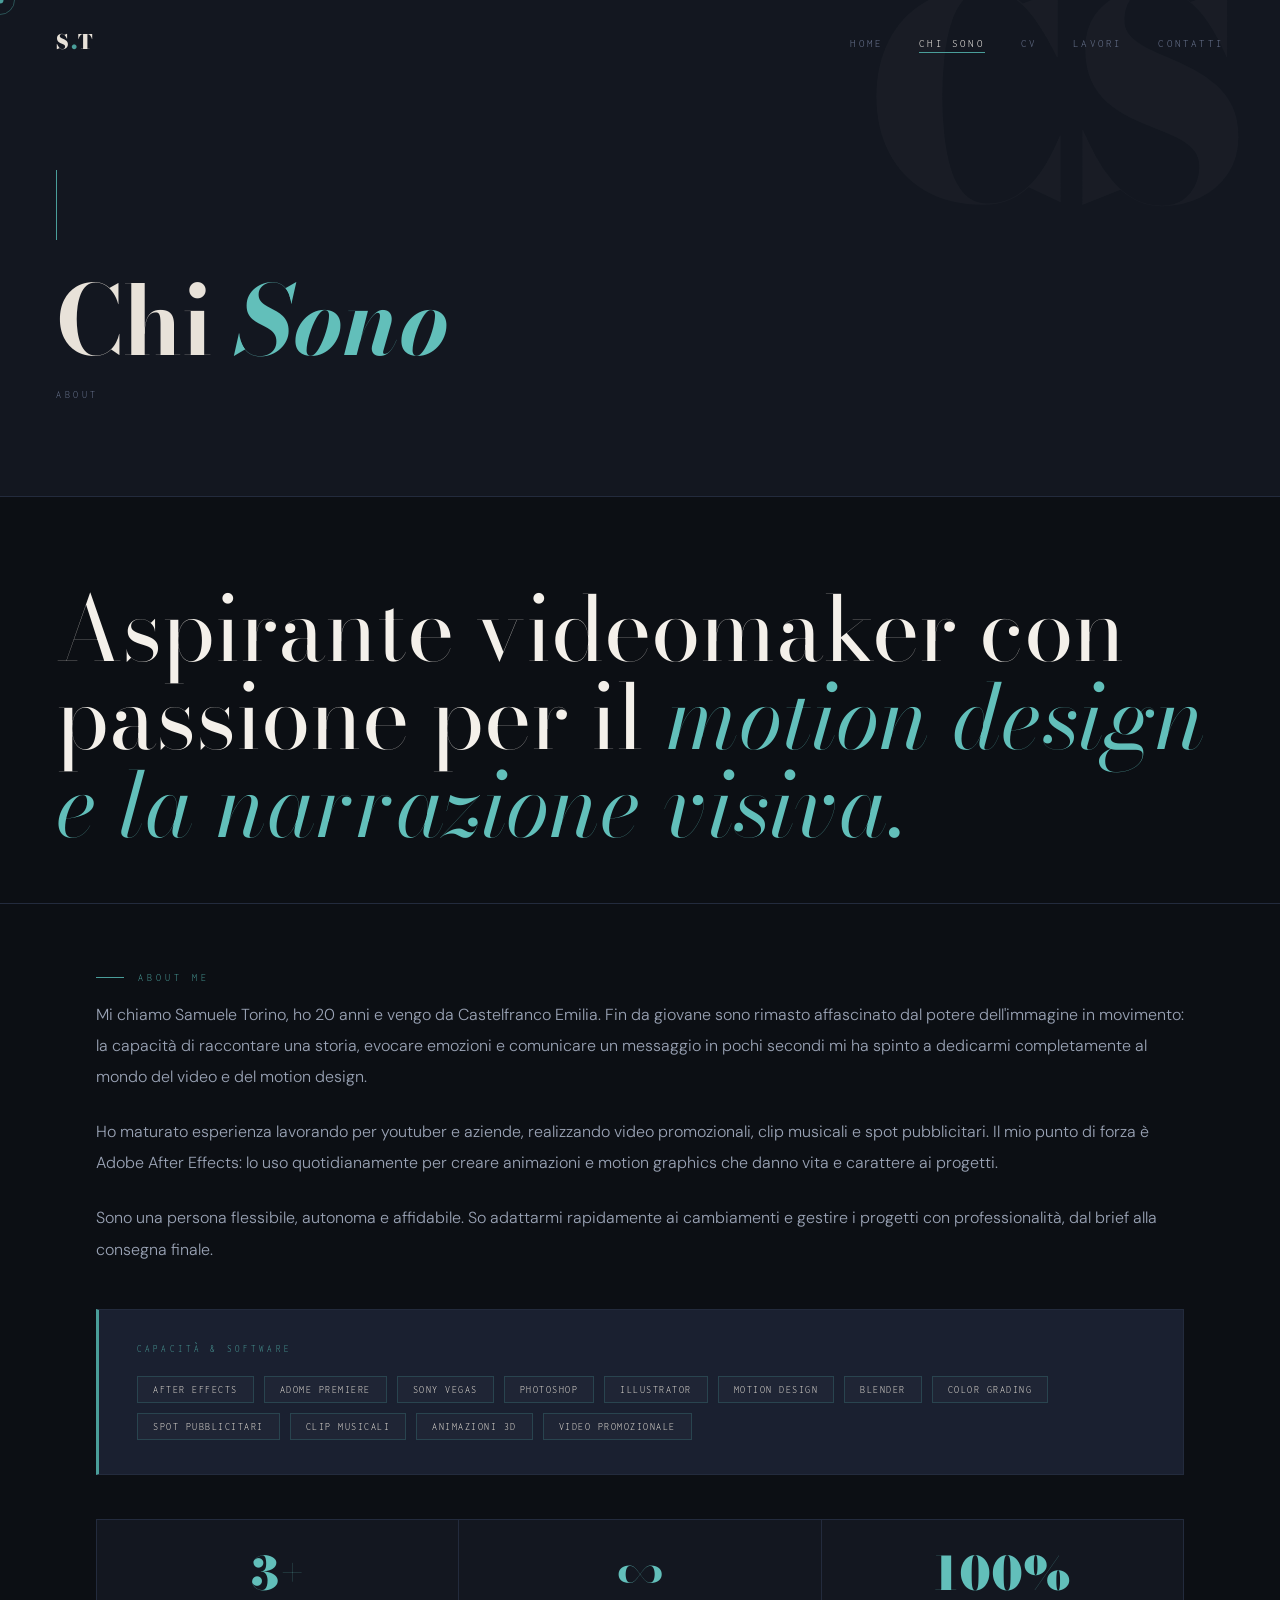
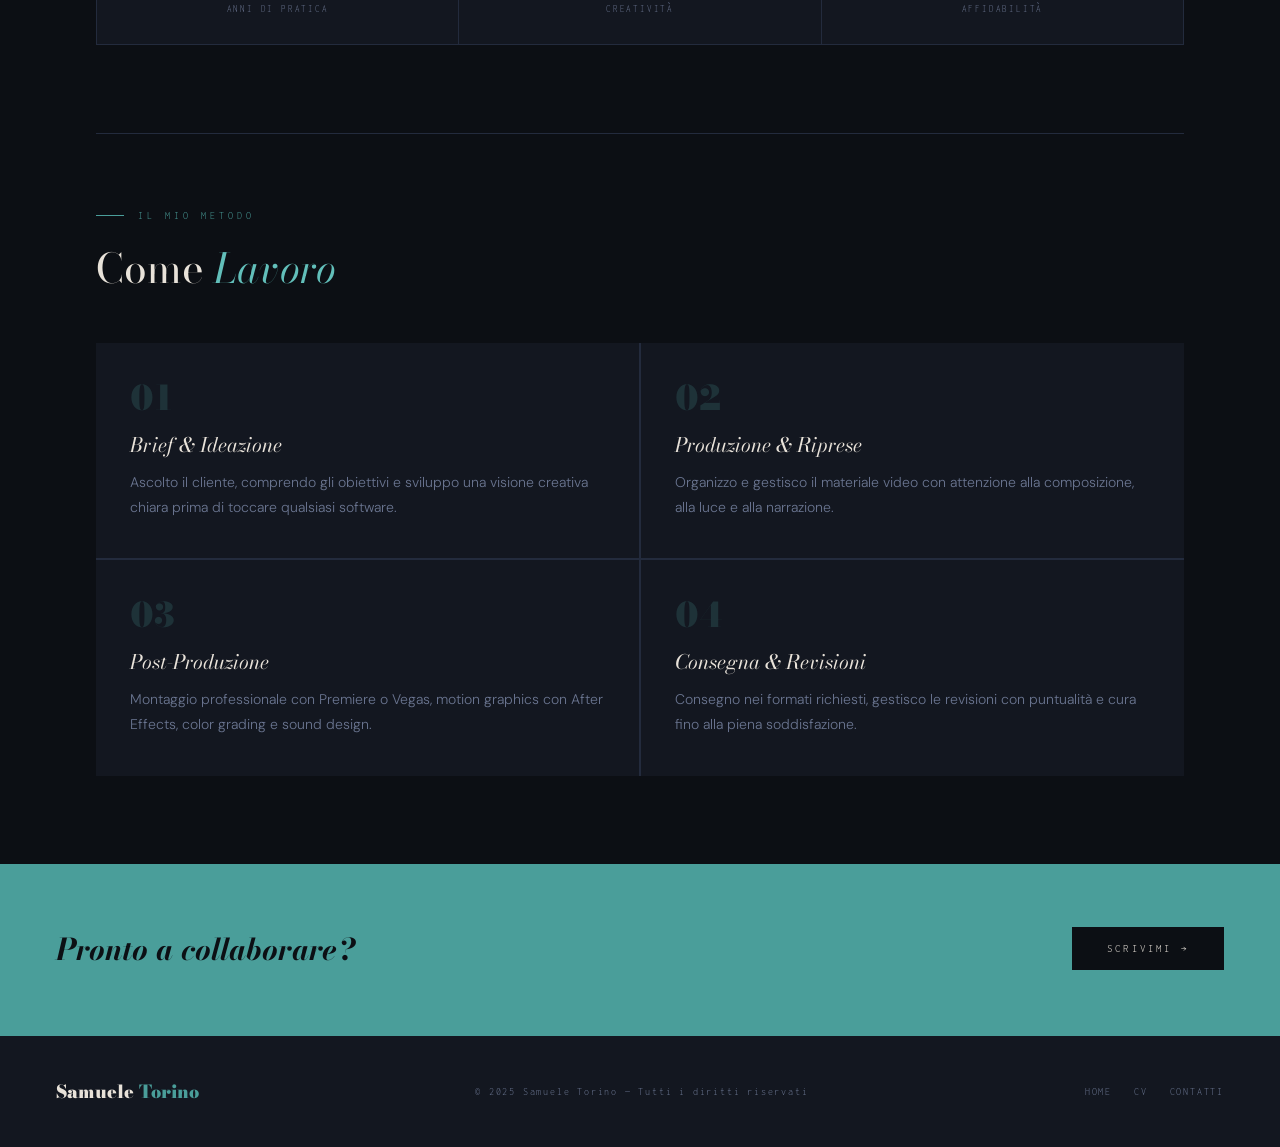
<file: Chi sono.html>
<!DOCTYPE html>
<html lang="it">
<head>
<meta charset="UTF-8"/>
<meta name="viewport" content="width=device-width, initial-scale=1.0"/>
<title>Samuele Torino, CHI SONO</title>
<link rel="preconnect" href="https://fonts.googleapis.com"/>
<link href="https://fonts.googleapis.com/css2?family=Bodoni+Moda:ital,opsz,wght@0,6..96,400;0,6..96,700;0,6..96,900;1,6..96,400;1,6..96,700&family=DM+Sans:wght@200;300;400;500&family=Inconsolata:wght@300;400;500&display=swap" rel="stylesheet"/>
<style>
*,*::before,*::after{margin:0;padding:0;box-sizing:border-box}
:root{--ink:#0c0f14;--ink2:#131720;--ink3:#1a2030;--surface:#1f2535;--teal:#4a9e9a;--teal2:#62bfba;--teal-dim:rgba(74,158,154,.14);--bone:#e8e2d9;--bone2:#f4f0ea;--muted:#6a7590;--mid:#9aa3b5;--border:#232b3d;--border2:rgba(74,158,154,.25);--fd:'Bodoni Moda',serif;--fb:'DM Sans',sans-serif;--fm:'Inconsolata',monospace;--ease:cubic-bezier(.77,0,.175,1)}
html{scroll-behavior:smooth}
body{background:var(--ink);color:var(--bone);font-family:var(--fb);font-weight:300;overflow-x:hidden;cursor:none;-webkit-font-smoothing:antialiased}
.cursor{position:fixed;width:7px;height:7px;background:var(--teal);border-radius:50%;pointer-events:none;z-index:9995;transform:translate(-50%,-50%);transition:width .2s,height .2s}
.cursor-ring{position:fixed;width:30px;height:30px;border:1px solid rgba(74,158,154,.45);border-radius:50%;pointer-events:none;z-index:9994;transform:translate(-50%,-50%);transition:width .3s,height .3s}
body.ch .cursor{width:16px;height:16px;background:rgba(74,158,154,.35)}
body.ch .cursor-ring{width:42px;height:42px;border-color:var(--teal)}
nav{position:fixed;top:0;left:0;right:0;z-index:500;display:flex;align-items:center;justify-content:space-between;padding:26px 56px;transition:padding .35s,background .35s,border-color .35s;border-bottom:1px solid transparent}
nav.sc{padding:15px 56px;background:rgba(12,15,20,.96);backdrop-filter:blur(14px);border-bottom-color:var(--border)}
.nav-logo{font-family:var(--fd);font-size:20px;font-weight:900;letter-spacing:.08em;color:var(--bone);text-decoration:none}
.nav-logo span{color:var(--teal)}
.nav-links{list-style:none;display:flex;gap:36px}
.nav-links a{font-family:var(--fm);font-size:11px;letter-spacing:.2em;text-transform:uppercase;color:var(--muted);text-decoration:none;position:relative;transition:color .3s;cursor:none}
.nav-links a::after{content:'';position:absolute;bottom:-4px;left:0;right:0;height:1px;background:var(--teal);transform:scaleX(0);transform-origin:left;transition:transform .3s var(--ease)}
.nav-links a:hover,.nav-links a.active{color:var(--bone2)}
.nav-links a:hover::after,.nav-links a.active::after{transform:scaleX(1)}
.hamburger{display:none;flex-direction:column;gap:5px;background:none;border:none;cursor:pointer;padding:4px}
.hamburger span{display:block;width:24px;height:1.5px;background:var(--bone)}
.drawer{display:none;position:fixed;inset:0;background:var(--ink2);z-index:490;flex-direction:column;align-items:center;justify-content:center;gap:32px}
.drawer.open{display:flex}
.drawer a{font-family:var(--fd);font-size:38px;font-style:italic;color:var(--bone);text-decoration:none;cursor:none}
.drawer a:hover{color:var(--teal2)}
.drawer-close{position:absolute;top:28px;right:34px;background:none;border:none;color:var(--muted);font-size:26px;cursor:pointer}
.ph{background:var(--ink2);padding:170px 56px 96px;position:relative;overflow:hidden;border-bottom:1px solid var(--border)}
.ph-bg{position:absolute;top:-40px;right:30px;font-family:var(--fd);font-weight:900;font-size:clamp(160px,22vw,300px);color:rgba(255,255,255,.025);line-height:1;user-select:none;pointer-events:none}
.ph-bar{width:1px;height:70px;background:var(--teal);margin-bottom:34px}
.ph h1{font-family:var(--fd);font-size:clamp(52px,7.5vw,100px);font-weight:700;line-height:.97;color:var(--bone)}
.ph h1 em{font-style:italic;color:var(--teal2)}
.ph-counter{margin-top:22px;font-family:var(--fm);font-size:10px;letter-spacing:.35em;color:var(--muted);text-transform:uppercase}
.about-intro{padding:88px 56px 54px;border-bottom:1px solid var(--border)}
.about-intro-inner{max-width:1400px;margin:0 auto}
.about-statement{font-family:var(--fd);font-size:clamp(42px,7vw,96px);font-weight:400;line-height:.98;color:var(--bone2);max-width:1320px}
.about-statement span{font-style:italic;color:var(--teal2)}
.aw{max-width:1200px;margin:0 auto;padding:64px 56px 88px}
.about-top{display:block;margin-bottom:88px}
.photo-col{position:sticky;top:100px}
.photo-frame{position:relative}
.photo-box{width:100%;aspect-ratio:3/4;background:var(--surface);border:1px solid var(--border);display:flex;flex-direction:column;align-items:center;justify-content:center;gap:14px;text-align:center;line-height:1.9;position:relative;z-index:1;overflow:hidden}
.photo-frame::before{content:'';position:absolute;top:-12px;left:-12px;right:12px;bottom:12px;border:1px solid var(--border2);z-index:0}
.ph-icon{font-size:38px;opacity:.15}
.ph-note{font-family:var(--fm);font-size:9px;color:rgba(74,158,154,.45);padding:0 18px;line-height:1.9}
.pinfo{margin-top:22px}
.prow{display:flex;justify-content:space-between;padding:10px 0;border-bottom:1px solid var(--border);font-family:var(--fm);font-size:10px}
.plbl{letter-spacing:.2em;color:var(--muted);text-transform:uppercase}
.pval{color:var(--bone)}
.text-col{padding-top:4px;width:100%}
.eyebrow{font-family:var(--fm);font-size:10px;letter-spacing:.4em;text-transform:uppercase;color:var(--teal);margin-bottom:16px;display:flex;align-items:center;gap:14px}
.eyebrow::before{content:'';display:inline-block;width:28px;height:1px;background:var(--teal)}
.about-hl{font-family:var(--fd);font-size:clamp(28px,3.2vw,42px);font-weight:400;font-style:italic;color:var(--bone2);line-height:1.3;margin-bottom:38px;padding-bottom:38px;border-bottom:1px solid var(--border)}
.about-hl span{color:var(--teal2)}
.about-p{font-size:16px;font-weight:300;line-height:1.95;color:var(--mid);margin-bottom:24px}
.skills-box{margin:44px 0;background:var(--ink3);border:1px solid var(--border);border-left:3px solid var(--teal);padding:34px 38px}
.sb-title{font-family:var(--fm);font-size:9px;letter-spacing:.35em;text-transform:uppercase;color:var(--teal);margin-bottom:22px}
.sb-tags{display:flex;flex-wrap:wrap;gap:10px}
.sbtag{font-family:var(--fm);font-size:10px;letter-spacing:.15em;text-transform:uppercase;color:var(--bone);background:var(--surface);border:1px solid var(--border2);padding:7px 15px}
.sbtag:hover{background:var(--teal-dim);border-color:var(--teal);color:var(--teal2)}
.stats{display:grid;grid-template-columns:repeat(3,1fr);gap:1px;background:var(--border);border:1px solid var(--border);margin-top:44px}
.sc2{background:var(--ink2);padding:30px 22px;text-align:center}
.sn{font-family:var(--fd);font-size:46px;font-weight:900;color:var(--teal2);line-height:1}
.sl{font-family:var(--fm);font-size:9px;letter-spacing:.2em;text-transform:uppercase;color:var(--muted);margin-top:8px}
.approach{border-top:1px solid var(--border);padding-top:76px}
.approach-grid{display:grid;grid-template-columns:1fr 1fr;gap:2px;margin-top:44px;background:var(--border)}
.ac{background:var(--ink2);padding:38px 34px;transition:background .3s}
.ac:hover{background:var(--ink3)}
.ac-n{font-family:var(--fd);font-size:34px;font-weight:900;color:rgba(74,158,154,.2);line-height:1;margin-bottom:14px}
.ac-t{font-family:var(--fd);font-size:20px;font-style:italic;color:var(--bone);margin-bottom:10px}
.ac-d{font-size:14px;color:var(--muted);line-height:1.8}
.cta-band{background:var(--teal);padding:62px 56px;display:flex;justify-content:space-between;align-items:center;flex-wrap:wrap;gap:28px}
.cta-t{font-family:var(--fd);font-size:30px;font-style:italic;color:var(--ink);font-weight:700}
.btn-dark{display:inline-flex;align-items:center;gap:10px;font-family:var(--fm);font-size:11px;letter-spacing:.2em;text-transform:uppercase;color:var(--bone);background:var(--ink);border:1.5px solid var(--ink);padding:15px 34px;text-decoration:none;transition:background .3s;cursor:none}
.btn-dark:hover{background:var(--ink3)}
footer{background:var(--ink2);border-top:2px solid var(--teal);padding:42px 56px;display:flex;justify-content:space-between;align-items:center;flex-wrap:wrap;gap:20px}
.footer-logo{font-family:var(--fd);font-size:18px;font-weight:900;color:var(--bone)}
.footer-logo span{color:var(--teal)}
.footer-copy{font-family:var(--fm);font-size:10px;letter-spacing:.18em;color:var(--muted)}
.footer-links{display:flex;gap:22px}
.footer-links a{font-family:var(--fm);font-size:10px;letter-spacing:.18em;text-transform:uppercase;color:var(--muted);text-decoration:none;transition:color .3s;cursor:none}
.footer-links a:hover{color:var(--teal2)}
.rv{opacity:0;transform:translateY(26px);transition:opacity .9s var(--ease),transform .9s var(--ease)}
.rv.vis{opacity:1;transform:none}
.d1{transition-delay:.12s}.d2{transition-delay:.24s}.d3{transition-delay:.38s}
@media(max-width:900px){
  nav,nav.sc{padding:18px 22px}
  .nav-links{display:none}
  .hamburger{display:flex}
  .ph{padding:120px 22px 72px}
  .about-intro{padding:56px 22px 34px}
  .about-statement{font-size:clamp(30px,10vw,54px);line-height:1.02}
  .aw{padding:44px 22px 56px}
  .about-top{margin-bottom:56px}
  .photo-col{position:static}
  .approach-grid{grid-template-columns:1fr}
  .cta-band{padding:44px 22px;flex-direction:column;align-items:flex-start}
  footer{padding:34px 22px;flex-direction:column;align-items:flex-start}
}
@media(max-width:480px){.stats{grid-template-columns:1fr}}
</style>
</head>
<body>

<div class="cursor" id="cursor"></div>
<div class="cursor-ring" id="cursor-ring"></div>

<nav id="nb">
  <a class="nav-logo" href="index.html">S<span>.</span>T</a>
  <ul class="nav-links">
    <li><a href="index.html">Home</a></li>
    <li><a href="Chi Sono.html" class="active">Chi Sono</a></li>
    <li><a href="cv.html">CV</a></li>
    <li><a href="lavori.html">Lavori</a></li>
    <li><a href="contatti.html">Contatti</a></li>
  </ul>
  <button class="hamburger" onclick="document.getElementById('dr').classList.toggle('open')">
    <span></span><span></span><span></span>
  </button>
</nav>

<div class="drawer" id="dr">
  <button class="drawer-close" onclick="document.getElementById('dr').classList.remove('open')">&#x2715;</button>
  <a href="index.html">Home</a>
  <a href="Chi Sono.html">Chi Sono</a>
  <a href="cv.html">CV</a>
  <a href="lavori.html">Lavori</a>
  <a href="contatti.html">Contatti</a>
</div>

<div class="ph">
  <div class="ph-bg">CS</div>
  <div class="ph-bar"></div>
  <h1>Chi <em>Sono</em></h1>
  <p class="ph-counter">About</p>
</div>

<section class="about-intro">
  <div class="about-intro-inner">
    <p class="about-statement d1">Aspirante videomaker con passione per il <span>motion design e la narrazione visiva.</span></p>
  </div>
</section>

<div class="aw">
  <div class="about-top">
    <div class="text-col">
      <div class="eyebrow rv">About me</div>
      <p class="about-p rv d2">Mi chiamo Samuele Torino, ho 20 anni e vengo da Castelfranco Emilia. Fin da giovane sono rimasto affascinato dal potere dell'immagine in movimento: la capacità di raccontare una storia, evocare emozioni e comunicare un messaggio in pochi secondi mi ha spinto a dedicarmi completamente al mondo del video e del motion design.</p>
      <p class="about-p rv">Ho maturato esperienza lavorando per youtuber e aziende, realizzando video promozionali, clip musicali e spot pubblicitari. Il mio punto di forza è Adobe After Effects: lo uso quotidianamente per creare animazioni e motion graphics che danno vita e carattere ai progetti.</p>
      <p class="about-p rv">Sono una persona flessibile, autonoma e affidabile. So adattarmi rapidamente ai cambiamenti e gestire i progetti con professionalità, dal brief alla consegna finale.</p>

      <div class="skills-box rv">
        <div class="sb-title">Capacità &amp; Software</div>
        <div class="sb-tags">
          <span class="sbtag">After Effects</span>
          <span class="sbtag">Adome Premiere</span>
          <span class="sbtag">Sony Vegas</span>
          <span class="sbtag">Photoshop</span>
          <span class="sbtag">Illustrator</span>
          <span class="sbtag">Motion Design</span>
          <span class="sbtag">Blender</span>
          <span class="sbtag">Color Grading</span>
          <span class="sbtag">Spot pubblicitari</span>
          <span class="sbtag">clip musicali</span>
          <span class="sbtag">Animazioni 3D</span>
          <span class="sbtag">Video Promozionale</span>
        </div>
      </div>

      <div class="stats rv">
        <div class="sc2"><div class="sn">3+</div><div class="sl">Anni di pratica</div></div>
        <div class="sc2"><div class="sn">&#8734;</div><div class="sl">creatività</div></div>
        <div class="sc2"><div class="sn">100%</div><div class="sl">affidabilità</div></div>
      </div>
    </div>
  </div>

  <div class="approach rv">
    <div class="eyebrow">Il mio metodo</div>
    <h2 style="font-family:var(--fd);font-size:clamp(26px,3.2vw,42px);font-weight:400;color:var(--bone);margin-top:10px;">
      Come <em style="font-style:italic;color:var(--teal2);">Lavoro</em>
    </h2>
    <div class="approach-grid">
      <div class="ac rv">
        <div class="ac-n">01</div>
        <div class="ac-t">Brief &amp; Ideazione</div>
        <div class="ac-d">Ascolto il cliente, comprendo gli obiettivi e sviluppo una visione creativa chiara prima di toccare qualsiasi software.</div>
      </div>
      <div class="ac rv d1">
        <div class="ac-n">02</div>
        <div class="ac-t">Produzione &amp; Riprese</div>
        <div class="ac-d">Organizzo e gestisco il materiale video con attenzione alla composizione, alla luce e alla narrazione.</div>
      </div>
      <div class="ac rv d2">
        <div class="ac-n">03</div>
        <div class="ac-t">Post-Produzione</div>
        <div class="ac-d">Montaggio professionale con Premiere o Vegas, motion graphics con After Effects, color grading e sound design.</div>
      </div>
      <div class="ac rv d3">
        <div class="ac-n">04</div>
        <div class="ac-t">Consegna &amp; Revisioni</div>
        <div class="ac-d">Consegno nei formati richiesti, gestisco le revisioni con puntualità e cura fino alla piena soddisfazione.</div>
      </div>
    </div>
  </div>
</div>

<div class="cta-band rv">
  <p class="cta-t">Pronto a collaborare?</p>
  <a href="contatti.html" class="btn-dark">scrivimi &#8594;</a>
</div>

<footer>
  <div class="footer-logo">Samuele <span>Torino</span></div>
  <div class="footer-copy">&#169; 2025 Samuele Torino &mdash; Tutti i diritti riservati</div>
  <div class="footer-links">
    <a href="index.html">Home</a>
    <a href="cv.html">CV</a>
    <a href="contatti.html">Contatti</a>
  </div>
</footer>

<script>
var c=document.getElementById('cursor'),cr=document.getElementById('cursor-ring');
var mx=0,my=0,rx=0,ry=0;
document.addEventListener('mousemove',function(e){mx=e.clientX;my=e.clientY;c.style.left=mx+'px';c.style.top=my+'px'});
(function lp(){rx+=(mx-rx)*.1;ry+=(my-ry)*.1;cr.style.left=rx+'px';cr.style.top=ry+'px';requestAnimationFrame(lp)})();
document.querySelectorAll('a,button').forEach(function(el){el.addEventListener('mouseenter',function(){document.body.classList.add('ch')});el.addEventListener('mouseleave',function(){document.body.classList.remove('ch')})});
window.addEventListener('scroll',function(){document.getElementById('nb').classList.toggle('sc',window.scrollY>50)});
var ro=new IntersectionObserver(function(en){en.forEach(function(e){if(e.isIntersecting)e.target.classList.add('vis')})},{threshold:.1});
document.querySelectorAll('.rv').forEach(function(el){ro.observe(el)});
</script>
</body>
</html>
</file>
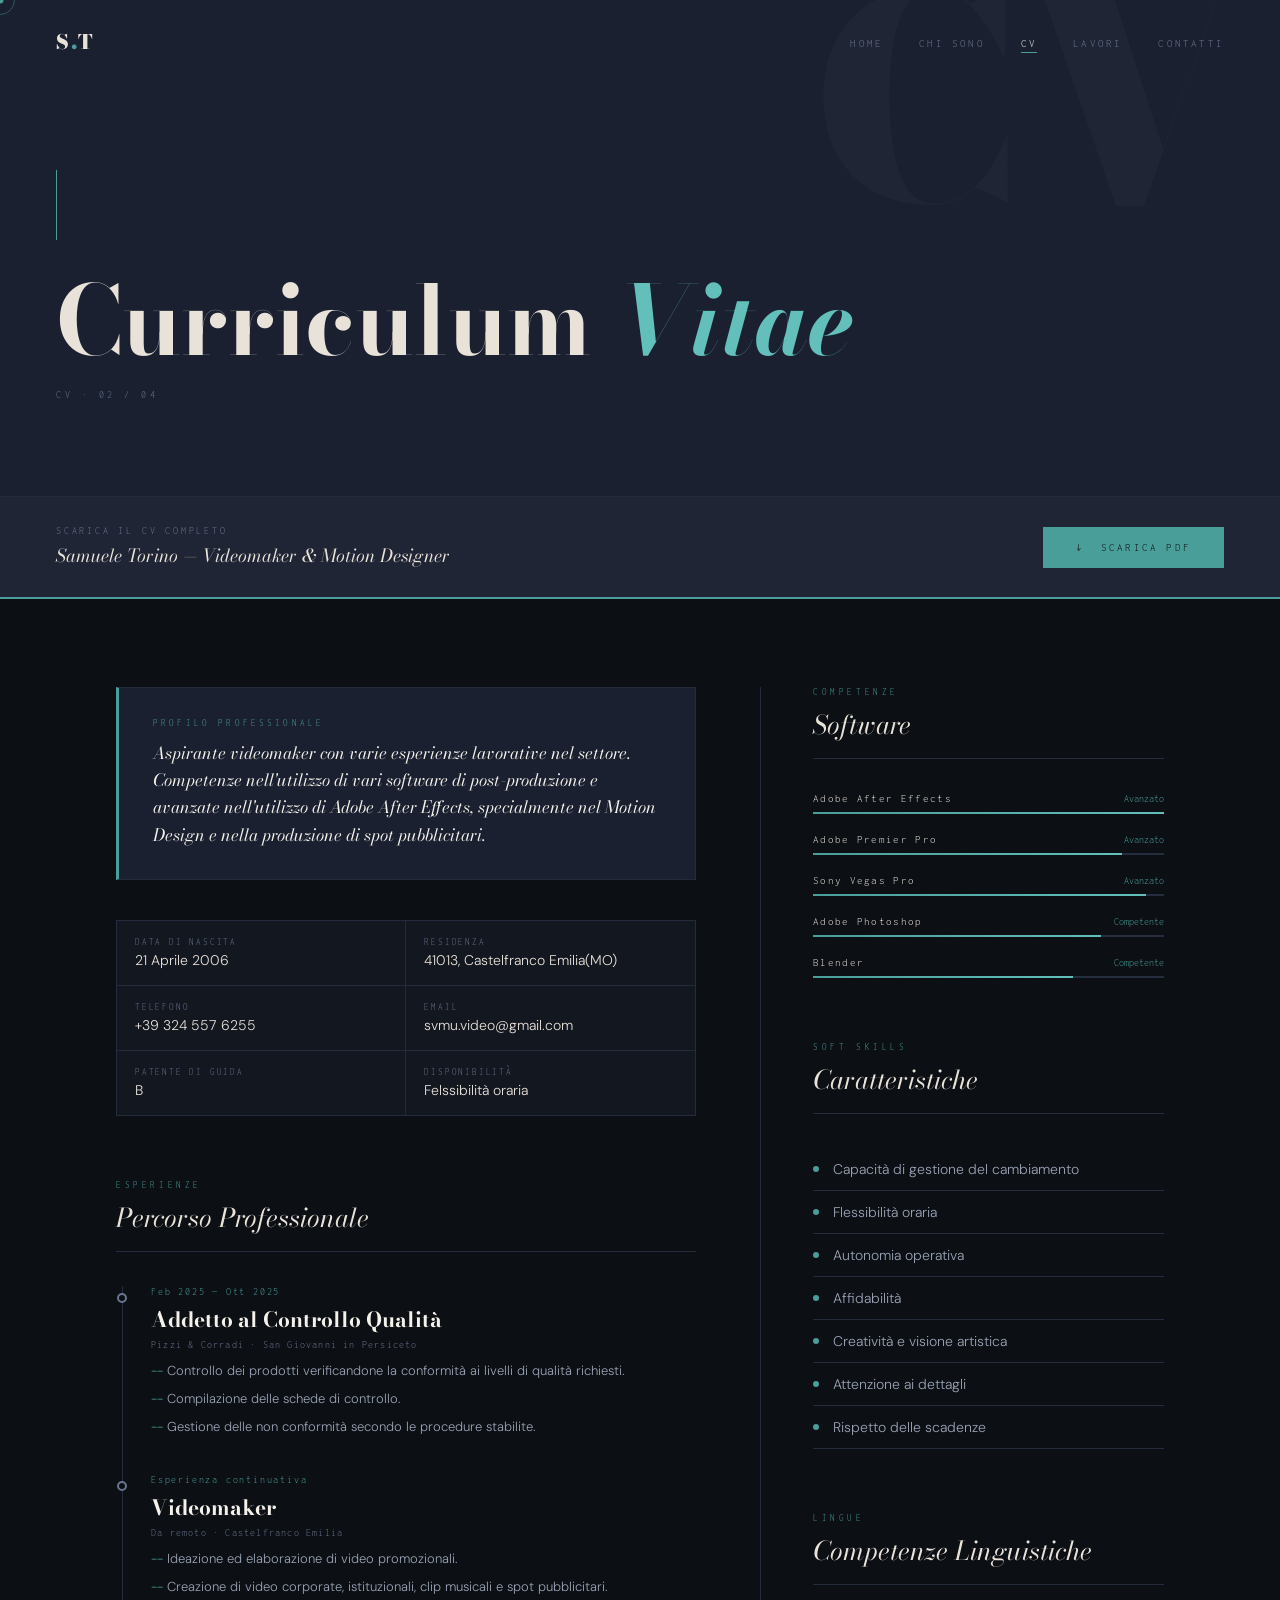
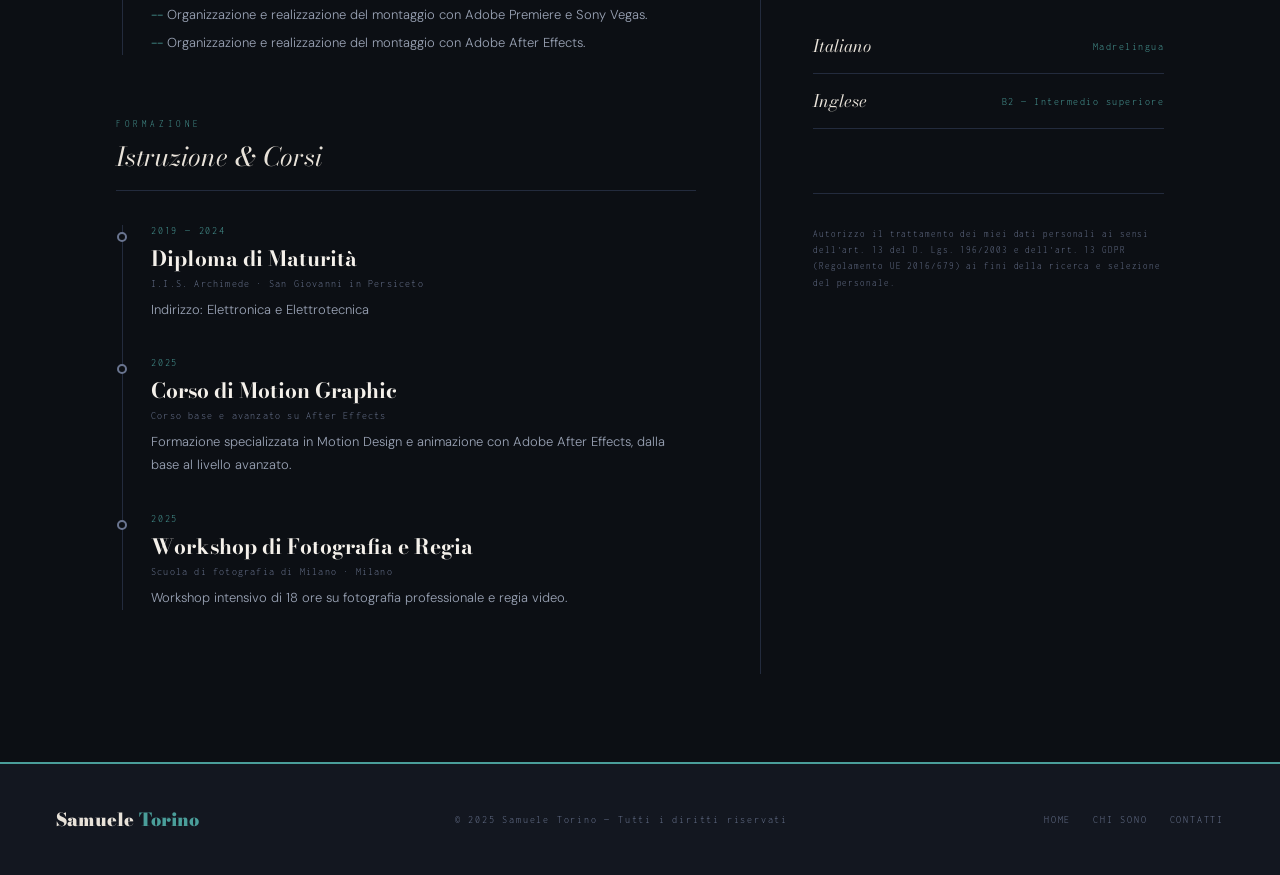
<file: cv.html>
<!DOCTYPE html>
<html lang="it">
<head>
<meta charset="UTF-8"/>
<meta name="viewport" content="width=device-width, initial-scale=1.0"/>
<title>Samuele Torino, CV</title>
<link rel="preconnect" href="https://fonts.googleapis.com"/>
<link href="https://fonts.googleapis.com/css2?family=Bodoni+Moda:ital,opsz,wght@0,6..96,400;0,6..96,700;0,6..96,900;1,6..96,400;1,6..96,700&family=DM+Sans:wght@200;300;400;500&family=Inconsolata:wght@300;400;500&display=swap" rel="stylesheet"/>
<style>
*,*::before,*::after{margin:0;padding:0;box-sizing:border-box}
:root{--ink:#0c0f14;--ink2:#131720;--ink3:#1a2030;--surface:#1f2535;--surface2:#252d3e;--teal:#4a9e9a;--teal2:#62bfba;--bone:#e8e2d9;--bone2:#f4f0ea;--muted:#6a7590;--mid:#9aa3b5;--border:#232b3d;--border2:rgba(74,158,154,.25);--fd:'Bodoni Moda',serif;--fb:'DM Sans',sans-serif;--fm:'Inconsolata',monospace;--ease:cubic-bezier(.77,0,.175,1)}
html{scroll-behavior:smooth}
body{background:var(--ink);color:var(--bone);font-family:var(--fb);font-weight:300;overflow-x:hidden;cursor:none;-webkit-font-smoothing:antialiased}
.cursor{position:fixed;width:7px;height:7px;background:var(--teal);border-radius:50%;pointer-events:none;z-index:9995;transform:translate(-50%,-50%);transition:width .2s,height .2s}
.cursor-ring{position:fixed;width:30px;height:30px;border:1px solid rgba(74,158,154,.45);border-radius:50%;pointer-events:none;z-index:9994;transform:translate(-50%,-50%);transition:width .3s,height .3s}
body.ch .cursor{width:16px;height:16px;background:rgba(74,158,154,.35)}
body.ch .cursor-ring{width:42px;height:42px;border-color:var(--teal)}
nav{position:fixed;top:0;left:0;right:0;z-index:500;display:flex;align-items:center;justify-content:space-between;padding:26px 56px;transition:padding .35s, background .35s,border-color .35s;border-bottom:1px solid transparent}
nav.sc{padding:15px 56px;background:rgba(12,15,20,.96);backdrop-filter:blur(14px);border-bottom-color:var(--border)}
.nav-logo{font-family:var(--fd);font-size:20px;font-weight:900;letter-spacing:.08em;color:var(--bone);text-decoration:none}
.nav-logo span{color:var(--teal)}
.nav-links{list-style:none;display:flex;gap:36px}
.nav-links a{font-family:var(--fm);font-size:11px;letter-spacing:.2em;text-transform:uppercase;color:var(--muted);text-decoration:none;position:relative;transition:color .3s;cursor:none}
.nav-links a::after{content:'';position:absolute;bottom:-4px;left:0;right:0;height:1px;background:var(--teal);transform:scaleX(0);transform-origin:left;transition:transform .3s var(--ease)}
.nav-links a:hover,.nav-links a.active{color:var(--bone2)}
.nav-links a:hover::after,.nav-links a.active::after{transform:scaleX(1)}
.hamburger{display:none;flex-direction:column;gap:5px;background:none;border:none;cursor:pointer;padding:4px}
.hamburger span{display:block;width:24px;height:1.5px;background:var(--bone)}
.drawer{display:none;position:fixed;inset:0;background:var(--ink2);z-index:490;flex-direction:column;align-items:center;justify-content:center;gap:32px}
.drawer.open{display:flex}
.drawer a{font-family:var(--fd);font-size:38px;font-style:italic;color:var(--bone);text-decoration:none;cursor:none}
.drawer a:hover{color:var(--teal2)}
.drawer-close{position:absolute;top:28px;right:34px;background:none;border:none;color:var(--muted);font-size:26px;cursor:pointer}
.ph{background:var(--ink3);padding:170px 56px 96px;position:relative;overflow:hidden;border-bottom:1px solid var(--border)}
.ph-bg{position:absolute;top:-40px;right:30px;font-family:var(--fd);font-weight:900;font-size:clamp(160px,22vw,300px);color:rgba(255,255,255,.025);line-height:1;user-select:none;pointer-events:none}
.ph-bar{width:1px;height:70px;background:var(--teal);margin-bottom:34px}
.ph h1{font-family:var(--fd);font-size:clamp(52px,7.5vw,100px);font-weight:700;line-height:.97;color:var(--bone)}
.ph h1 em{font-style:italic;color:var(--teal2)}
.ph-counter{margin-top:22px;font-family:var(--fm);font-size:10px;letter-spacing:.35em;color:var(--muted);text-transform:uppercase}
.dl-bar{background:var(--surface);border-bottom:2px solid var(--teal);padding:28px 56px;display:flex;justify-content:space-between;align-items:center;flex-wrap:wrap;gap:20px}
.dl-lbl{font-family:var(--fm);font-size:10px;letter-spacing:.28em;text-transform:uppercase;color:var(--muted);margin-bottom:6px}
.dl-desc{font-family:var(--fd);font-size:18px;font-style:italic;color:var(--bone)}
.btn-teal{display:inline-flex;align-items:center;gap:10px;font-family:var(--fm);font-size:11px;letter-spacing:.2em;text-transform:uppercase;color:var(--ink);background:var(--teal);border:1.5px solid var(--teal);padding:14px 32px;text-decoration:none;transition:background .3s,color .3s;cursor:none}
.btn-teal:hover{background:transparent;color:var(--teal2)}
.cw{max-width:1160px;margin:0 auto;padding:88px 56px}
.cv-cols{display:grid;grid-template-columns:1.6fr 1fr}
.cv-main{padding-right:64px;border-right:1px solid var(--border)}
.cv-side{padding-left:52px}
.cv-block{margin-bottom:64px}
.blk-eye{font-family:var(--fm);font-size:9px;letter-spacing:.4em;text-transform:uppercase;color:var(--teal);margin-bottom:8px}
.blk-title{font-family:var(--fd);font-size:26px;font-style:italic;color:var(--bone);margin-bottom:34px;padding-bottom:14px;border-bottom:1px solid var(--border)}
.prof-box{background:var(--ink3);border:1px solid var(--border);border-left:3px solid var(--teal);padding:30px 34px;margin-bottom:40px}
.prof-lbl{font-family:var(--fm);font-size:9px;letter-spacing:.35em;text-transform:uppercase;color:var(--teal);margin-bottom:12px}
.prof-txt{font-family:var(--fd);font-size:17px;font-style:italic;color:var(--bone2);line-height:1.6}
.info-strip{display:grid;grid-template-columns:repeat(2,1fr);gap:1px;background:var(--border);border:1px solid var(--border);margin-bottom:44px}
.is-cell{background:var(--ink2);padding:16px 18px}
.is-lbl{font-family:var(--fm);font-size:9px;letter-spacing:.2em;color:var(--muted);text-transform:uppercase;margin-bottom:4px}
.is-val{font-size:14px;color:var(--bone);font-weight:300}
.tl{position:relative;padding:0 0 36px 28px;border-left:1.5px solid var(--border);margin-left:6px}
.tl::before{content:'';position:absolute;top:7px;left:-6px;width:10px;height:10px;border-radius:50%;background:var(--ink);border:2px solid var(--muted);transition:border-color .3s}
.tl:hover::before{border-color:var(--teal);background:var(--teal)}
.tl:last-child{padding-bottom:0}
.tl-yr{font-family:var(--fm);font-size:10px;letter-spacing:.18em;color:var(--teal);margin-bottom:6px}
.tl-role{font-family:var(--fd);font-size:21px;font-weight:700;color:var(--bone2);margin-bottom:4px}
.tl-place{font-family:var(--fm);font-size:10px;letter-spacing:.12em;color:var(--muted);margin-bottom:10px}
.tl-bul{list-style:none;display:flex;flex-direction:column;gap:6px}
.tl-bul li{font-size:13px;font-weight:300;color:var(--mid);line-height:1.7;padding-left:16px;position:relative}
.tl-bul li::before{content:'--';position:absolute;left:0;color:var(--teal)}
.tl-desc{font-size:13px;font-weight:300;color:var(--mid);line-height:1.75}
.ski{margin-bottom:20px}
.sk-h{display:flex;justify-content:space-between;margin-bottom:8px}
.sk-n{font-family:var(--fm);font-size:11px;letter-spacing:.12em;color:var(--bone)}
.sk-l{font-family:var(--fm);font-size:10px;color:var(--teal)}
.sk-t{height:2px;background:var(--surface2);position:relative}
.sk-f{position:absolute;top:0;left:0;bottom:0;background:linear-gradient(90deg,var(--teal),var(--teal2));width:0;transition:width 1.3s var(--ease)}
.soft-item{display:flex;align-items:center;gap:14px;padding:12px 0;border-bottom:1px solid var(--border);font-size:14px;font-weight:300;color:var(--mid)}
.soft-item::before{content:'';width:6px;height:6px;border-radius:50%;background:var(--teal);flex-shrink:0}
.lang-item{display:flex;justify-content:space-between;align-items:center;padding:14px 0;border-bottom:1px solid var(--border)}
.lang-n{font-family:var(--fd);font-size:17px;font-style:italic;color:var(--bone)}
.lang-l{font-family:var(--fm);font-size:10px;letter-spacing:.15em;color:var(--teal)}
footer{background:var(--ink2);border-top:2px solid var(--teal);padding:42px 56px;display:flex;justify-content:space-between;align-items:center;flex-wrap:wrap;gap:20px}
.footer-logo{font-family:var(--fd);font-size:18px;font-weight:900;color:var(--bone)}
.footer-logo span{color:var(--teal)}
.footer-copy{font-family:var(--fm);font-size:10px;letter-spacing:.18em;color:var(--muted)}
.footer-links{display:flex;gap:22px}
.footer-links a{font-family:var(--fm);font-size:10px;letter-spacing:.18em;text-transform:uppercase;color:var(--muted);text-decoration:none;transition:color .3s;cursor:none}
.footer-links a:hover{color:var(--teal2)}
.rv{opacity:0;transform:translateY(26px);transition:opacity .9s var(--ease),transform .9s var(--ease)}
.rv.vis{opacity:1;transform:none}
.d1{transition-delay:.12s}
@media(max-width:900px){
  nav,nav.sc{padding:18px 22px}
  .nav-links{display:none}
  .hamburger{display:flex}
  .ph{padding:120px 22px 72px}
  .cw{padding:56px 22px}
  .cv-cols{grid-template-columns:1fr}
  .cv-main{padding-right:0;border-right:none;border-bottom:1px solid var(--border);padding-bottom:56px;margin-bottom:56px}
  .cv-side{padding-left:0}
  .dl-bar{padding:20px 22px;flex-direction:column;align-items:flex-start}
  footer{padding:34px 22px;flex-direction:column;align-items:flex-start}
}
</style>
</head>
<body>

<div class="cursor" id="cursor"></div>
<div class="cursor-ring" id="cursor-ring"></div>

<nav id="nb">
  <a class="nav-logo" href="index.html">S<span>.</span>T</a>
  <ul class="nav-links">
    <li><a href="index.html">Home</a></li>
    <li><a href="chisono.html">Chi Sono</a></li>
    <li><a href="cv.html" class="active">CV</a></li>
    <li><a href="lavori.html">Lavori</a></li>
    <li><a href="contatti.html">Contatti</a></li>
  </ul>
  <button class="hamburger" onclick="document.getElementById('dr').classList.toggle('open')">
    <span></span><span></span><span></span>
  </button>
</nav>

<div class="drawer" id="dr">
  <button class="drawer-close" onclick="document.getElementById('dr').classList.remove('open')">&#x2715;</button>
  <a href="index.html">Home</a>
  <a href="chisono.html">Chi Sono</a>
  <a href="cv.html">CV</a>
  <a href="lavori.html">Lavori</a>
  <a href="contatti.html">Contatti</a>
</div>

<div class="ph">
  <div class="ph-bg">CV</div>
  <div class="ph-bar"></div>
  <h1>Curriculum <em>Vitae</em></h1>
  <p class="ph-counter">CV &middot; 02 / 04</p>
</div>

<div class="dl-bar">
  <div>
    <div class="dl-lbl">Scarica il CV completo</div>
    <div class="dl-desc">Samuele Torino &mdash; Videomaker &amp; Motion Designer</div>
  </div>
  <a href="asset/document_pdf.pdf" download="CV.pdf" class="btn-teal">&#8595;&nbsp; Scarica PDF</a>
</div>

<div class="cw">
  <div class="cv-cols">

    <div class="cv-main">
      <div class="cv-block rv">
        <div class="prof-box">
          <div class="prof-lbl">Profilo professionale</div>
          <p class="prof-txt">Aspirante videomaker con varie esperienze lavorative nel settore. Competenze nell'utilizzo di vari software di post-produzione e avanzate nell'utilizzo di Adobe After Effects, specialmente nel Motion Design e nella produzione di spot pubblicitari.</p>
        </div>
        <div class="info-strip">
          <div class="is-cell"><div class="is-lbl">Data di nascita</div><div class="is-val">21 Aprile 2006</div></div>
          <div class="is-cell"><div class="is-lbl">Residenza</div><div class="is-val">41013, Castelfranco Emilia(MO)</div></div>
          <div class="is-cell"><div class="is-lbl">Telefono</div><div class="is-val">+39 324 557 6255</div></div>
          <div class="is-cell"><div class="is-lbl">Email</div><div class="is-val">svmu.video@gmail.com</div></div>
          <div class="is-cell"><div class="is-lbl">Patente di guida</div><div class="is-val">B</div></div>
          <div class="is-cell"><div class="is-lbl">Disponibilit&agrave;</div><div class="is-val">Felssibilità oraria</div></div>
        </div>
      </div>

      <div class="cv-block rv">
        <div class="blk-eye">Esperienze</div>
        <div class="blk-title">Percorso Professionale</div>
        <div class="tl">
          <div class="tl-yr">Feb 2025 &mdash; Ott 2025</div>
          <div class="tl-role">Addetto al Controllo Qualità</div>
          <div class="tl-place">Pizzi &amp; Corradi &middot; San Giovanni in Persiceto</div>
          <ul class="tl-bul">
            <li>Controllo dei prodotti verificandone la conformità ai livelli di qualità richiesti.</li>
            <li>Compilazione delle schede di controllo.</li>
            <li>Gestione delle non conformità secondo le procedure stabilite.</li>
          </ul>
        </div>
        <div class="tl">
          <div class="tl-yr">Esperienza continuativa</div>
          <div class="tl-role">Videomaker</div>
          <div class="tl-place">Da remoto &middot; Castelfranco Emilia</div>
          <ul class="tl-bul">
            <li>Ideazione ed elaborazione di video promozionali.</li>
            <li>Creazione di video corporate, istituzionali, clip musicali e spot pubblicitari.</li>
            <li>Organizzazione e realizzazione del montaggio con Adobe Premiere e Sony Vegas.</li>
            <li>Organizzazione e realizzazione del montaggio con Adobe After Effects.</li>
          </ul>
        </div>
      </div>

      <div class="cv-block rv">
        <div class="blk-eye">Formazione</div>
        <div class="blk-title">Istruzione &amp; Corsi</div>
        <div class="tl">
          <div class="tl-yr">2019 &mdash; 2024</div>
          <div class="tl-role">Diploma di Maturità</div>
          <div class="tl-place">I.I.S. Archimede &middot; San Giovanni in Persiceto</div>
          <div class="tl-desc">Indirizzo: Elettronica e Elettrotecnica</div>
        </div>
        <div class="tl">
          <div class="tl-yr">2025</div>
          <div class="tl-role">Corso di Motion Graphic </div>
          <div class="tl-place">Corso base e avanzato su After Effects</div>
          <div class="tl-desc">Formazione specializzata in Motion Design e animazione con Adobe After Effects, dalla base al livello avanzato.</div>
        </div>
        <div class="tl">
          <div class="tl-yr">2025</div>
          <div class="tl-role">Workshop di Fotografia e Regia</div>
          <div class="tl-place">Scuola di fotografia di Milano &middot; Milano</div>
          <div class="tl-desc">Workshop intensivo di 18 ore su fotografia professionale e regia video.</div>
        </div>
      </div>
    </div>

    <div class="cv-side">
      <div class="cv-block rv">
        <div class="blk-eye">Competenze</div>
        <div class="blk-title">Software</div>
        <div class="ski"><div class="sk-h"><span class="sk-n">Adobe After Effects</span><span class="sk-l">Avanzato</span></div><div class="sk-t"><div class="sk-f" data-w="100"></div></div></div>
        <div class="ski"><div class="sk-h"><span class="sk-n">Adobe Premier Pro</span><span class="sk-l">Avanzato</span></div><div class="sk-t"><div class="sk-f" data-w="88"></div></div></div>
        <div class="ski"><div class="sk-h"><span class="sk-n">Sony Vegas Pro</span><span class="sk-l">Avanzato</span></div><div class="sk-t"><div class="sk-f" data-w="95"></div></div></div>
        <div class="ski"><div class="sk-h"><span class="sk-n">Adobe Photoshop</span><span class="sk-l">Competente</span></div><div class="sk-t"><div class="sk-f" data-w="82"></div></div></div>
        <div class="ski"><div class="sk-h"><span class="sk-n">Blender</span><span class="sk-l">Competente</span></div><div class="sk-t"><div class="sk-f" data-w="74"></div></div></div>
      </div>

      <div class="cv-block rv">
        <div class="blk-eye">Soft Skills</div>
        <div class="blk-title">Caratteristiche</div>
        <div class="soft-item">Capacità di gestione del cambiamento</div>
        <div class="soft-item">Flessibilità oraria</div>
        <div class="soft-item">Autonomia operativa</div>
        <div class="soft-item">Affidabilità</div>
        <div class="soft-item">Creatività e visione artistica</div>
        <div class="soft-item">Attenzione ai dettagli</div>
        <div class="soft-item">Rispetto delle scadenze</div>
      </div>

      <div class="cv-block rv">
        <div class="blk-eye">Lingue</div>
        <div class="blk-title">Competenze Linguistiche</div>
        <div class="lang-item"><span class="lang-n">Italiano</span><span class="lang-l">Madrelingua</span></div>
        <div class="lang-item"><span class="lang-n">Inglese</span><span class="lang-l">B2 &mdash; Intermedio superiore</span></div>
      </div>

      <div style="padding-top:32px;border-top:1px solid var(--border)">
        <p style="font-family:var(--fm);font-size:9px;letter-spacing:.1em;color:var(--muted);line-height:1.8">
Autorizzo il trattamento dei miei dati personali ai sensi dell'art. 13 del D. Lgs. 196/2003 e dell'art. 13 GDPR (Regolamento UE 2016/679) ai fini della ricerca e selezione del personale.        </p>
      </div>
    </div>
  </div>
</div>

<footer>
  <div class="footer-logo">Samuele <span>Torino</span></div>
  <div class="footer-copy">&#169; 2025 Samuele Torino &mdash; Tutti i diritti riservati</div>
  <div class="footer-links">
    <a href="index.html">Home</a>
    <a href="chisono.html">Chi Sono</a>
    <a href="contatti.html">Contatti</a>
  </div>
</footer>

<script>
var c=document.getElementById('cursor'),cr=document.getElementById('cursor-ring');
var mx=0,my=0,rx=0,ry=0;
document.addEventListener('mousemove',function(e){mx=e.clientX;my=e.clientY;c.style.left=mx+'px';c.style.top=my+'px'});
(function lp(){rx+=(mx-rx)*.1;ry+=(my-ry)*.1;cr.style.left=rx+'px';cr.style.top=ry+'px';requestAnimationFrame(lp)})();
document.querySelectorAll('a,button').forEach(function(el){el.addEventListener('mouseenter',function(){document.body.classList.add('ch')});el.addEventListener('mouseleave',function(){document.body.classList.remove('ch')})});
window.addEventListener('scroll',function(){document.getElementById('nb').classList.toggle('sc',window.scrollY>50)});
var ro=new IntersectionObserver(function(en){en.forEach(function(e){if(e.isIntersecting)e.target.classList.add('vis')})},{threshold:.1});
document.querySelectorAll('.rv').forEach(function(el){ro.observe(el)});
var fills=document.querySelectorAll('.sk-f');
var obs=new IntersectionObserver(function(en){en.forEach(function(e){if(e.isIntersecting){e.target.style.width=e.target.getAttribute('data-w')+'%';obs.unobserve(e.target)}})},{threshold:.3});
fills.forEach(function(f){obs.observe(f)});
</script>
</body>
</html>
</file>
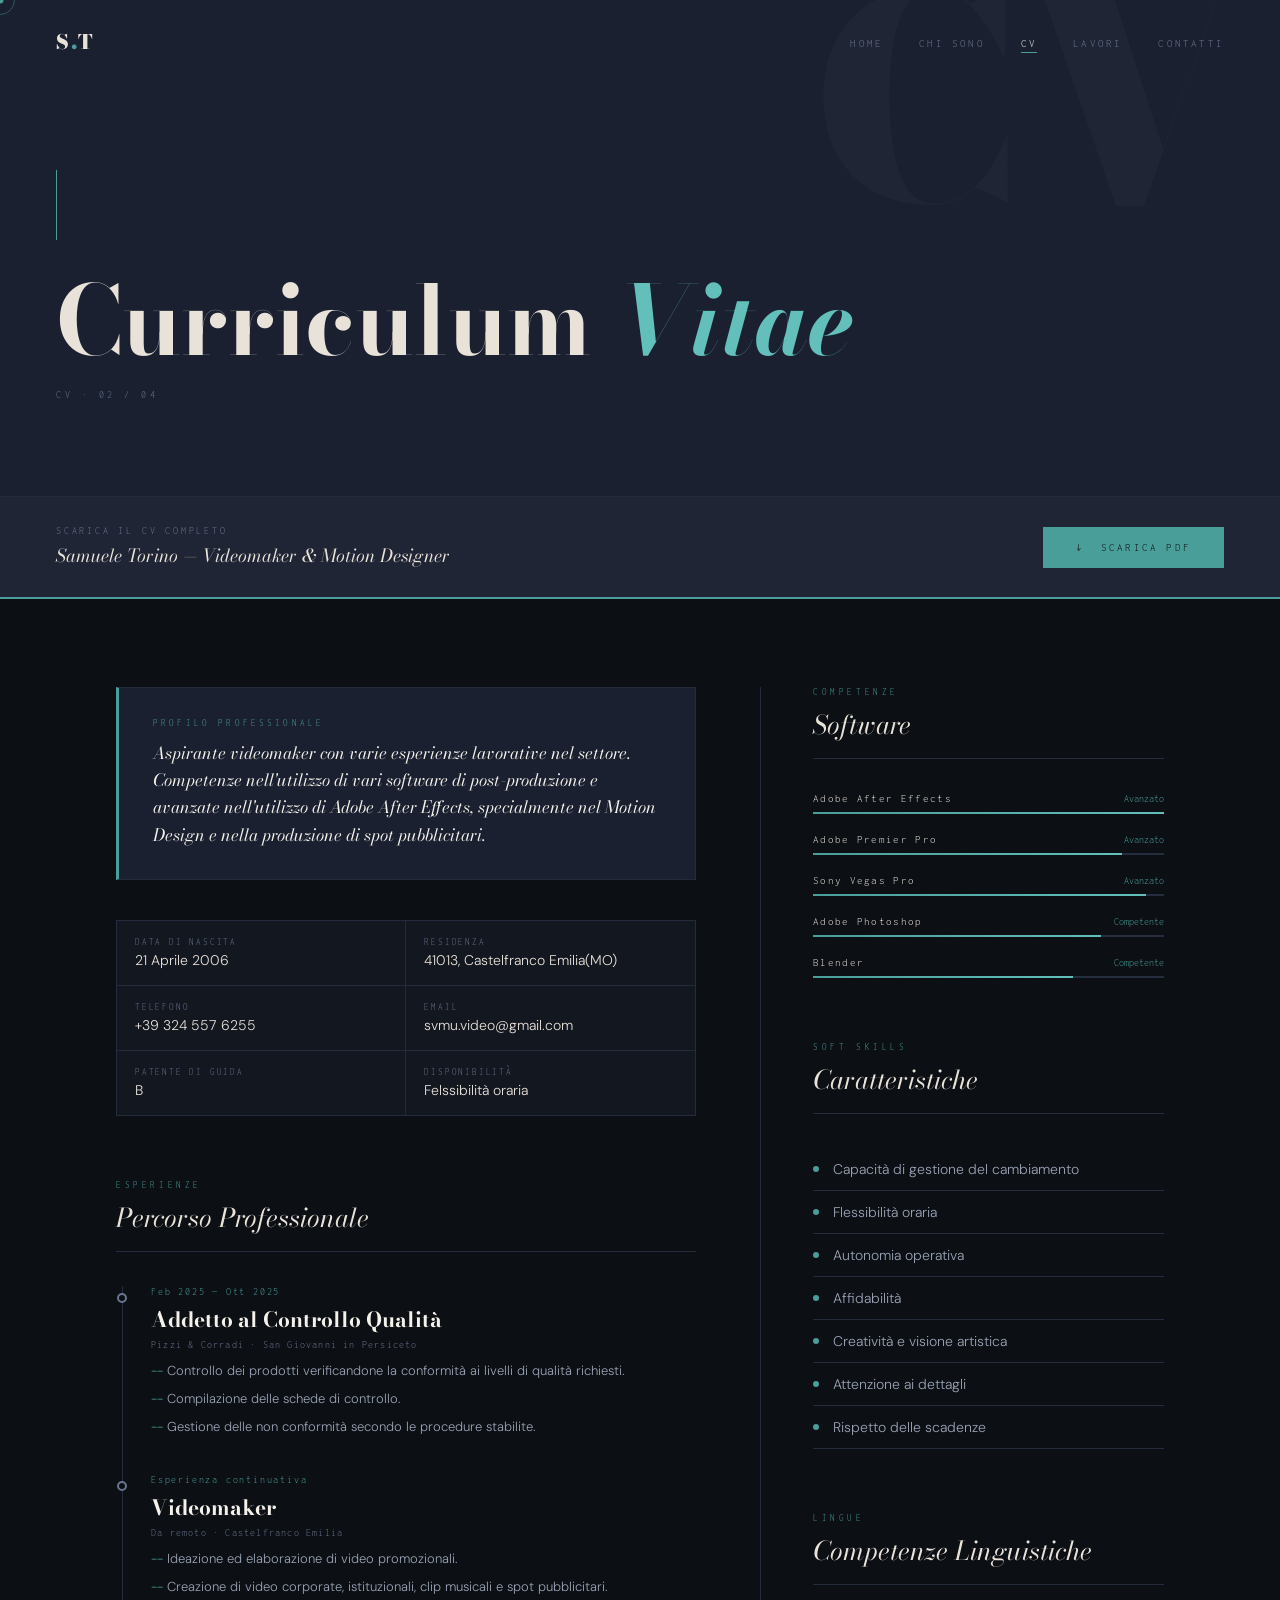
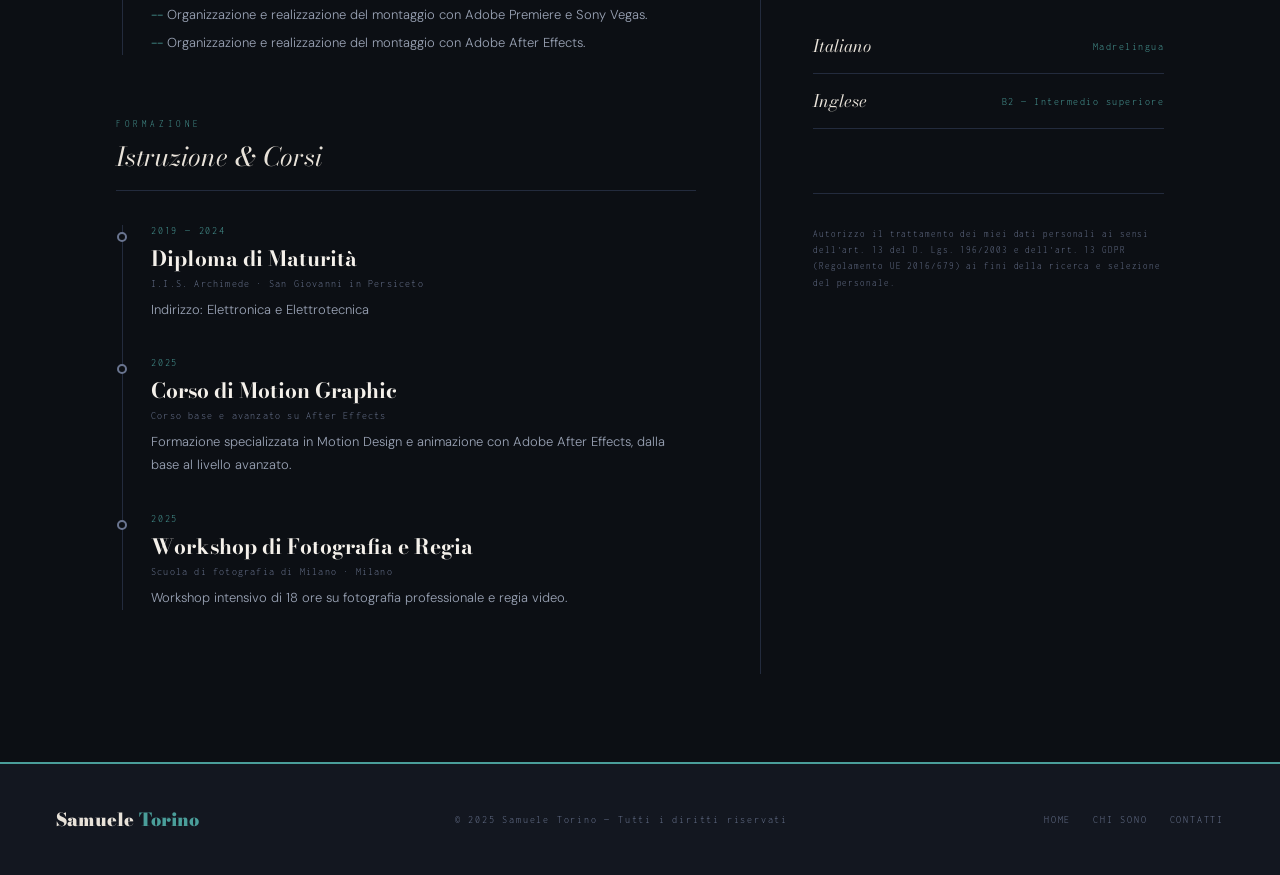
<file: Cv.html>
<!DOCTYPE html>
<html lang="it">
<head>
<meta charset="UTF-8"/>
<meta name="viewport" content="width=device-width, initial-scale=1.0"/>
<title>Samuele Torino, CV</title>
<link rel="preconnect" href="https://fonts.googleapis.com"/>
<link href="https://fonts.googleapis.com/css2?family=Bodoni+Moda:ital,opsz,wght@0,6..96,400;0,6..96,700;0,6..96,900;1,6..96,400;1,6..96,700&family=DM+Sans:wght@200;300;400;500&family=Inconsolata:wght@300;400;500&display=swap" rel="stylesheet"/>
<style>
*,*::before,*::after{margin:0;padding:0;box-sizing:border-box}
:root{--ink:#0c0f14;--ink2:#131720;--ink3:#1a2030;--surface:#1f2535;--surface2:#252d3e;--teal:#4a9e9a;--teal2:#62bfba;--bone:#e8e2d9;--bone2:#f4f0ea;--muted:#6a7590;--mid:#9aa3b5;--border:#232b3d;--border2:rgba(74,158,154,.25);--fd:'Bodoni Moda',serif;--fb:'DM Sans',sans-serif;--fm:'Inconsolata',monospace;--ease:cubic-bezier(.77,0,.175,1)}
html{scroll-behavior:smooth}
body{background:var(--ink);color:var(--bone);font-family:var(--fb);font-weight:300;overflow-x:hidden;cursor:none;-webkit-font-smoothing:antialiased}
.cursor{position:fixed;width:7px;height:7px;background:var(--teal);border-radius:50%;pointer-events:none;z-index:9995;transform:translate(-50%,-50%);transition:width .2s,height .2s}
.cursor-ring{position:fixed;width:30px;height:30px;border:1px solid rgba(74,158,154,.45);border-radius:50%;pointer-events:none;z-index:9994;transform:translate(-50%,-50%);transition:width .3s,height .3s}
body.ch .cursor{width:16px;height:16px;background:rgba(74,158,154,.35)}
body.ch .cursor-ring{width:42px;height:42px;border-color:var(--teal)}
nav{position:fixed;top:0;left:0;right:0;z-index:500;display:flex;align-items:center;justify-content:space-between;padding:26px 56px;transition:padding .35s, background .35s,border-color .35s;border-bottom:1px solid transparent}
nav.sc{padding:15px 56px;background:rgba(12,15,20,.96);backdrop-filter:blur(14px);border-bottom-color:var(--border)}
.nav-logo{font-family:var(--fd);font-size:20px;font-weight:900;letter-spacing:.08em;color:var(--bone);text-decoration:none}
.nav-logo span{color:var(--teal)}
.nav-links{list-style:none;display:flex;gap:36px}
.nav-links a{font-family:var(--fm);font-size:11px;letter-spacing:.2em;text-transform:uppercase;color:var(--muted);text-decoration:none;position:relative;transition:color .3s;cursor:none}
.nav-links a::after{content:'';position:absolute;bottom:-4px;left:0;right:0;height:1px;background:var(--teal);transform:scaleX(0);transform-origin:left;transition:transform .3s var(--ease)}
.nav-links a:hover,.nav-links a.active{color:var(--bone2)}
.nav-links a:hover::after,.nav-links a.active::after{transform:scaleX(1)}
.hamburger{display:none;flex-direction:column;gap:5px;background:none;border:none;cursor:pointer;padding:4px}
.hamburger span{display:block;width:24px;height:1.5px;background:var(--bone)}
.drawer{display:none;position:fixed;inset:0;background:var(--ink2);z-index:490;flex-direction:column;align-items:center;justify-content:center;gap:32px}
.drawer.open{display:flex}
.drawer a{font-family:var(--fd);font-size:38px;font-style:italic;color:var(--bone);text-decoration:none;cursor:none}
.drawer a:hover{color:var(--teal2)}
.drawer-close{position:absolute;top:28px;right:34px;background:none;border:none;color:var(--muted);font-size:26px;cursor:pointer}
.ph{background:var(--ink3);padding:170px 56px 96px;position:relative;overflow:hidden;border-bottom:1px solid var(--border)}
.ph-bg{position:absolute;top:-40px;right:30px;font-family:var(--fd);font-weight:900;font-size:clamp(160px,22vw,300px);color:rgba(255,255,255,.025);line-height:1;user-select:none;pointer-events:none}
.ph-bar{width:1px;height:70px;background:var(--teal);margin-bottom:34px}
.ph h1{font-family:var(--fd);font-size:clamp(52px,7.5vw,100px);font-weight:700;line-height:.97;color:var(--bone)}
.ph h1 em{font-style:italic;color:var(--teal2)}
.ph-counter{margin-top:22px;font-family:var(--fm);font-size:10px;letter-spacing:.35em;color:var(--muted);text-transform:uppercase}
.dl-bar{background:var(--surface);border-bottom:2px solid var(--teal);padding:28px 56px;display:flex;justify-content:space-between;align-items:center;flex-wrap:wrap;gap:20px}
.dl-lbl{font-family:var(--fm);font-size:10px;letter-spacing:.28em;text-transform:uppercase;color:var(--muted);margin-bottom:6px}
.dl-desc{font-family:var(--fd);font-size:18px;font-style:italic;color:var(--bone)}
.btn-teal{display:inline-flex;align-items:center;gap:10px;font-family:var(--fm);font-size:11px;letter-spacing:.2em;text-transform:uppercase;color:var(--ink);background:var(--teal);border:1.5px solid var(--teal);padding:14px 32px;text-decoration:none;transition:background .3s,color .3s;cursor:none}
.btn-teal:hover{background:transparent;color:var(--teal2)}
.cw{max-width:1160px;margin:0 auto;padding:88px 56px}
.cv-cols{display:grid;grid-template-columns:1.6fr 1fr}
.cv-main{padding-right:64px;border-right:1px solid var(--border)}
.cv-side{padding-left:52px}
.cv-block{margin-bottom:64px}
.blk-eye{font-family:var(--fm);font-size:9px;letter-spacing:.4em;text-transform:uppercase;color:var(--teal);margin-bottom:8px}
.blk-title{font-family:var(--fd);font-size:26px;font-style:italic;color:var(--bone);margin-bottom:34px;padding-bottom:14px;border-bottom:1px solid var(--border)}
.prof-box{background:var(--ink3);border:1px solid var(--border);border-left:3px solid var(--teal);padding:30px 34px;margin-bottom:40px}
.prof-lbl{font-family:var(--fm);font-size:9px;letter-spacing:.35em;text-transform:uppercase;color:var(--teal);margin-bottom:12px}
.prof-txt{font-family:var(--fd);font-size:17px;font-style:italic;color:var(--bone2);line-height:1.6}
.info-strip{display:grid;grid-template-columns:repeat(2,1fr);gap:1px;background:var(--border);border:1px solid var(--border);margin-bottom:44px}
.is-cell{background:var(--ink2);padding:16px 18px}
.is-lbl{font-family:var(--fm);font-size:9px;letter-spacing:.2em;color:var(--muted);text-transform:uppercase;margin-bottom:4px}
.is-val{font-size:14px;color:var(--bone);font-weight:300}
.tl{position:relative;padding:0 0 36px 28px;border-left:1.5px solid var(--border);margin-left:6px}
.tl::before{content:'';position:absolute;top:7px;left:-6px;width:10px;height:10px;border-radius:50%;background:var(--ink);border:2px solid var(--muted);transition:border-color .3s}
.tl:hover::before{border-color:var(--teal);background:var(--teal)}
.tl:last-child{padding-bottom:0}
.tl-yr{font-family:var(--fm);font-size:10px;letter-spacing:.18em;color:var(--teal);margin-bottom:6px}
.tl-role{font-family:var(--fd);font-size:21px;font-weight:700;color:var(--bone2);margin-bottom:4px}
.tl-place{font-family:var(--fm);font-size:10px;letter-spacing:.12em;color:var(--muted);margin-bottom:10px}
.tl-bul{list-style:none;display:flex;flex-direction:column;gap:6px}
.tl-bul li{font-size:13px;font-weight:300;color:var(--mid);line-height:1.7;padding-left:16px;position:relative}
.tl-bul li::before{content:'--';position:absolute;left:0;color:var(--teal)}
.tl-desc{font-size:13px;font-weight:300;color:var(--mid);line-height:1.75}
.ski{margin-bottom:20px}
.sk-h{display:flex;justify-content:space-between;margin-bottom:8px}
.sk-n{font-family:var(--fm);font-size:11px;letter-spacing:.12em;color:var(--bone)}
.sk-l{font-family:var(--fm);font-size:10px;color:var(--teal)}
.sk-t{height:2px;background:var(--surface2);position:relative}
.sk-f{position:absolute;top:0;left:0;bottom:0;background:linear-gradient(90deg,var(--teal),var(--teal2));width:0;transition:width 1.3s var(--ease)}
.soft-item{display:flex;align-items:center;gap:14px;padding:12px 0;border-bottom:1px solid var(--border);font-size:14px;font-weight:300;color:var(--mid)}
.soft-item::before{content:'';width:6px;height:6px;border-radius:50%;background:var(--teal);flex-shrink:0}
.lang-item{display:flex;justify-content:space-between;align-items:center;padding:14px 0;border-bottom:1px solid var(--border)}
.lang-n{font-family:var(--fd);font-size:17px;font-style:italic;color:var(--bone)}
.lang-l{font-family:var(--fm);font-size:10px;letter-spacing:.15em;color:var(--teal)}
footer{background:var(--ink2);border-top:2px solid var(--teal);padding:42px 56px;display:flex;justify-content:space-between;align-items:center;flex-wrap:wrap;gap:20px}
.footer-logo{font-family:var(--fd);font-size:18px;font-weight:900;color:var(--bone)}
.footer-logo span{color:var(--teal)}
.footer-copy{font-family:var(--fm);font-size:10px;letter-spacing:.18em;color:var(--muted)}
.footer-links{display:flex;gap:22px}
.footer-links a{font-family:var(--fm);font-size:10px;letter-spacing:.18em;text-transform:uppercase;color:var(--muted);text-decoration:none;transition:color .3s;cursor:none}
.footer-links a:hover{color:var(--teal2)}
.rv{opacity:0;transform:translateY(26px);transition:opacity .9s var(--ease),transform .9s var(--ease)}
.rv.vis{opacity:1;transform:none}
.d1{transition-delay:.12s}
@media(max-width:900px){
  nav,nav.sc{padding:18px 22px}
  .nav-links{display:none}
  .hamburger{display:flex}
  .ph{padding:120px 22px 72px}
  .cw{padding:56px 22px}
  .cv-cols{grid-template-columns:1fr}
  .cv-main{padding-right:0;border-right:none;border-bottom:1px solid var(--border);padding-bottom:56px;margin-bottom:56px}
  .cv-side{padding-left:0}
  .dl-bar{padding:20px 22px;flex-direction:column;align-items:flex-start}
  footer{padding:34px 22px;flex-direction:column;align-items:flex-start}
}
</style>
</head>
<body>

<div class="cursor" id="cursor"></div>
<div class="cursor-ring" id="cursor-ring"></div>

<nav id="nb">
  <a class="nav-logo" href="index.html">S<span>.</span>T</a>
  <ul class="nav-links">
    <li><a href="index.html">Home</a></li>
    <li><a href="Chi sono.html">Chi Sono</a></li>
    <li><a href="cv.html" class="active">CV</a></li>
    <li><a href="lavori.html">Lavori</a></li>
    <li><a href="contatti.html">Contatti</a></li>
  </ul>
  <button class="hamburger" onclick="document.getElementById('dr').classList.toggle('open')">
    <span></span><span></span><span></span>
  </button>
</nav>

<div class="drawer" id="dr">
  <button class="drawer-close" onclick="document.getElementById('dr').classList.remove('open')">&#x2715;</button>
  <a href="index.html">Home</a>
  <a href="Chi Sono.html">Chi Sono</a>
  <a href="cv.html">CV</a>
  <a href="lavori.html">Lavori</a>
  <a href="contatti.html">Contatti</a>
</div>

<div class="ph">
  <div class="ph-bg">CV</div>
  <div class="ph-bar"></div>
  <h1>Curriculum <em>Vitae</em></h1>
  <p class="ph-counter">CV &middot; 02 / 04</p>
</div>

<div class="dl-bar">
  <div>
    <div class="dl-lbl">Scarica il CV completo</div>
    <div class="dl-desc">Samuele Torino &mdash; Videomaker &amp; Motion Designer</div>
  </div>
  <a href="asset/document_pdf.pdf" download="CV.pdf" class="btn-teal">&#8595;&nbsp; Scarica PDF</a>
</div>

<div class="cw">
  <div class="cv-cols">

    <div class="cv-main">
      <div class="cv-block rv">
        <div class="prof-box">
          <div class="prof-lbl">Profilo professionale</div>
          <p class="prof-txt">Aspirante videomaker con varie esperienze lavorative nel settore. Competenze nell'utilizzo di vari software di post-produzione e avanzate nell'utilizzo di Adobe After Effects, specialmente nel Motion Design e nella produzione di spot pubblicitari.</p>
        </div>
        <div class="info-strip">
          <div class="is-cell"><div class="is-lbl">Data di nascita</div><div class="is-val">21 Aprile 2006</div></div>
          <div class="is-cell"><div class="is-lbl">Residenza</div><div class="is-val">41013, Castelfranco Emilia(MO)</div></div>
          <div class="is-cell"><div class="is-lbl">Telefono</div><div class="is-val">+39 324 557 6255</div></div>
          <div class="is-cell"><div class="is-lbl">Email</div><div class="is-val">svmu.video@gmail.com</div></div>
          <div class="is-cell"><div class="is-lbl">Patente di guida</div><div class="is-val">B</div></div>
          <div class="is-cell"><div class="is-lbl">Disponibilit&agrave;</div><div class="is-val">Felssibilità oraria</div></div>
        </div>
      </div>

      <div class="cv-block rv">
        <div class="blk-eye">Esperienze</div>
        <div class="blk-title">Percorso Professionale</div>
        <div class="tl">
          <div class="tl-yr">Feb 2025 &mdash; Ott 2025</div>
          <div class="tl-role">Addetto al Controllo Qualità</div>
          <div class="tl-place">Pizzi &amp; Corradi &middot; San Giovanni in Persiceto</div>
          <ul class="tl-bul">
            <li>Controllo dei prodotti verificandone la conformità ai livelli di qualità richiesti.</li>
            <li>Compilazione delle schede di controllo.</li>
            <li>Gestione delle non conformità secondo le procedure stabilite.</li>
          </ul>
        </div>
        <div class="tl">
          <div class="tl-yr">Esperienza continuativa</div>
          <div class="tl-role">Videomaker</div>
          <div class="tl-place">Da remoto &middot; Castelfranco Emilia</div>
          <ul class="tl-bul">
            <li>Ideazione ed elaborazione di video promozionali.</li>
            <li>Creazione di video corporate, istituzionali, clip musicali e spot pubblicitari.</li>
            <li>Organizzazione e realizzazione del montaggio con Adobe Premiere e Sony Vegas.</li>
            <li>Organizzazione e realizzazione del montaggio con Adobe After Effects.</li>
          </ul>
        </div>
      </div>

      <div class="cv-block rv">
        <div class="blk-eye">Formazione</div>
        <div class="blk-title">Istruzione &amp; Corsi</div>
        <div class="tl">
          <div class="tl-yr">2019 &mdash; 2024</div>
          <div class="tl-role">Diploma di Maturità</div>
          <div class="tl-place">I.I.S. Archimede &middot; San Giovanni in Persiceto</div>
          <div class="tl-desc">Indirizzo: Elettronica e Elettrotecnica</div>
        </div>
        <div class="tl">
          <div class="tl-yr">2025</div>
          <div class="tl-role">Corso di Motion Graphic </div>
          <div class="tl-place">Corso base e avanzato su After Effects</div>
          <div class="tl-desc">Formazione specializzata in Motion Design e animazione con Adobe After Effects, dalla base al livello avanzato.</div>
        </div>
        <div class="tl">
          <div class="tl-yr">2025</div>
          <div class="tl-role">Workshop di Fotografia e Regia</div>
          <div class="tl-place">Scuola di fotografia di Milano &middot; Milano</div>
          <div class="tl-desc">Workshop intensivo di 18 ore su fotografia professionale e regia video.</div>
        </div>
      </div>
    </div>

    <div class="cv-side">
      <div class="cv-block rv">
        <div class="blk-eye">Competenze</div>
        <div class="blk-title">Software</div>
        <div class="ski"><div class="sk-h"><span class="sk-n">Adobe After Effects</span><span class="sk-l">Avanzato</span></div><div class="sk-t"><div class="sk-f" data-w="100"></div></div></div>
        <div class="ski"><div class="sk-h"><span class="sk-n">Adobe Premier Pro</span><span class="sk-l">Avanzato</span></div><div class="sk-t"><div class="sk-f" data-w="88"></div></div></div>
        <div class="ski"><div class="sk-h"><span class="sk-n">Sony Vegas Pro</span><span class="sk-l">Avanzato</span></div><div class="sk-t"><div class="sk-f" data-w="95"></div></div></div>
        <div class="ski"><div class="sk-h"><span class="sk-n">Adobe Photoshop</span><span class="sk-l">Competente</span></div><div class="sk-t"><div class="sk-f" data-w="82"></div></div></div>
        <div class="ski"><div class="sk-h"><span class="sk-n">Blender</span><span class="sk-l">Competente</span></div><div class="sk-t"><div class="sk-f" data-w="74"></div></div></div>
      </div>

      <div class="cv-block rv">
        <div class="blk-eye">Soft Skills</div>
        <div class="blk-title">Caratteristiche</div>
        <div class="soft-item">Capacità di gestione del cambiamento</div>
        <div class="soft-item">Flessibilità oraria</div>
        <div class="soft-item">Autonomia operativa</div>
        <div class="soft-item">Affidabilità</div>
        <div class="soft-item">Creatività e visione artistica</div>
        <div class="soft-item">Attenzione ai dettagli</div>
        <div class="soft-item">Rispetto delle scadenze</div>
      </div>

      <div class="cv-block rv">
        <div class="blk-eye">Lingue</div>
        <div class="blk-title">Competenze Linguistiche</div>
        <div class="lang-item"><span class="lang-n">Italiano</span><span class="lang-l">Madrelingua</span></div>
        <div class="lang-item"><span class="lang-n">Inglese</span><span class="lang-l">B2 &mdash; Intermedio superiore</span></div>
      </div>

      <div style="padding-top:32px;border-top:1px solid var(--border)">
        <p style="font-family:var(--fm);font-size:9px;letter-spacing:.1em;color:var(--muted);line-height:1.8">
Autorizzo il trattamento dei miei dati personali ai sensi dell'art. 13 del D. Lgs. 196/2003 e dell'art. 13 GDPR (Regolamento UE 2016/679) ai fini della ricerca e selezione del personale.        </p>
      </div>
    </div>
  </div>
</div>

<footer>
  <div class="footer-logo">Samuele <span>Torino</span></div>
  <div class="footer-copy">&#169; 2025 Samuele Torino &mdash; Tutti i diritti riservati</div>
  <div class="footer-links">
    <a href="index.html">Home</a>
    <a href="Chi Sono.html">Chi Sono</a>
    <a href="contatti.html">Contatti</a>
  </div>
</footer>

<script>
var c=document.getElementById('cursor'),cr=document.getElementById('cursor-ring');
var mx=0,my=0,rx=0,ry=0;
document.addEventListener('mousemove',function(e){mx=e.clientX;my=e.clientY;c.style.left=mx+'px';c.style.top=my+'px'});
(function lp(){rx+=(mx-rx)*.1;ry+=(my-ry)*.1;cr.style.left=rx+'px';cr.style.top=ry+'px';requestAnimationFrame(lp)})();
document.querySelectorAll('a,button').forEach(function(el){el.addEventListener('mouseenter',function(){document.body.classList.add('ch')});el.addEventListener('mouseleave',function(){document.body.classList.remove('ch')})});
window.addEventListener('scroll',function(){document.getElementById('nb').classList.toggle('sc',window.scrollY>50)});
var ro=new IntersectionObserver(function(en){en.forEach(function(e){if(e.isIntersecting)e.target.classList.add('vis')})},{threshold:.1});
document.querySelectorAll('.rv').forEach(function(el){ro.observe(el)});
var fills=document.querySelectorAll('.sk-f');
var obs=new IntersectionObserver(function(en){en.forEach(function(e){if(e.isIntersecting){e.target.style.width=e.target.getAttribute('data-w')+'%';obs.unobserve(e.target)}})},{threshold:.3});
fills.forEach(function(f){obs.observe(f)});
</script>
</body>
</html>
</file>
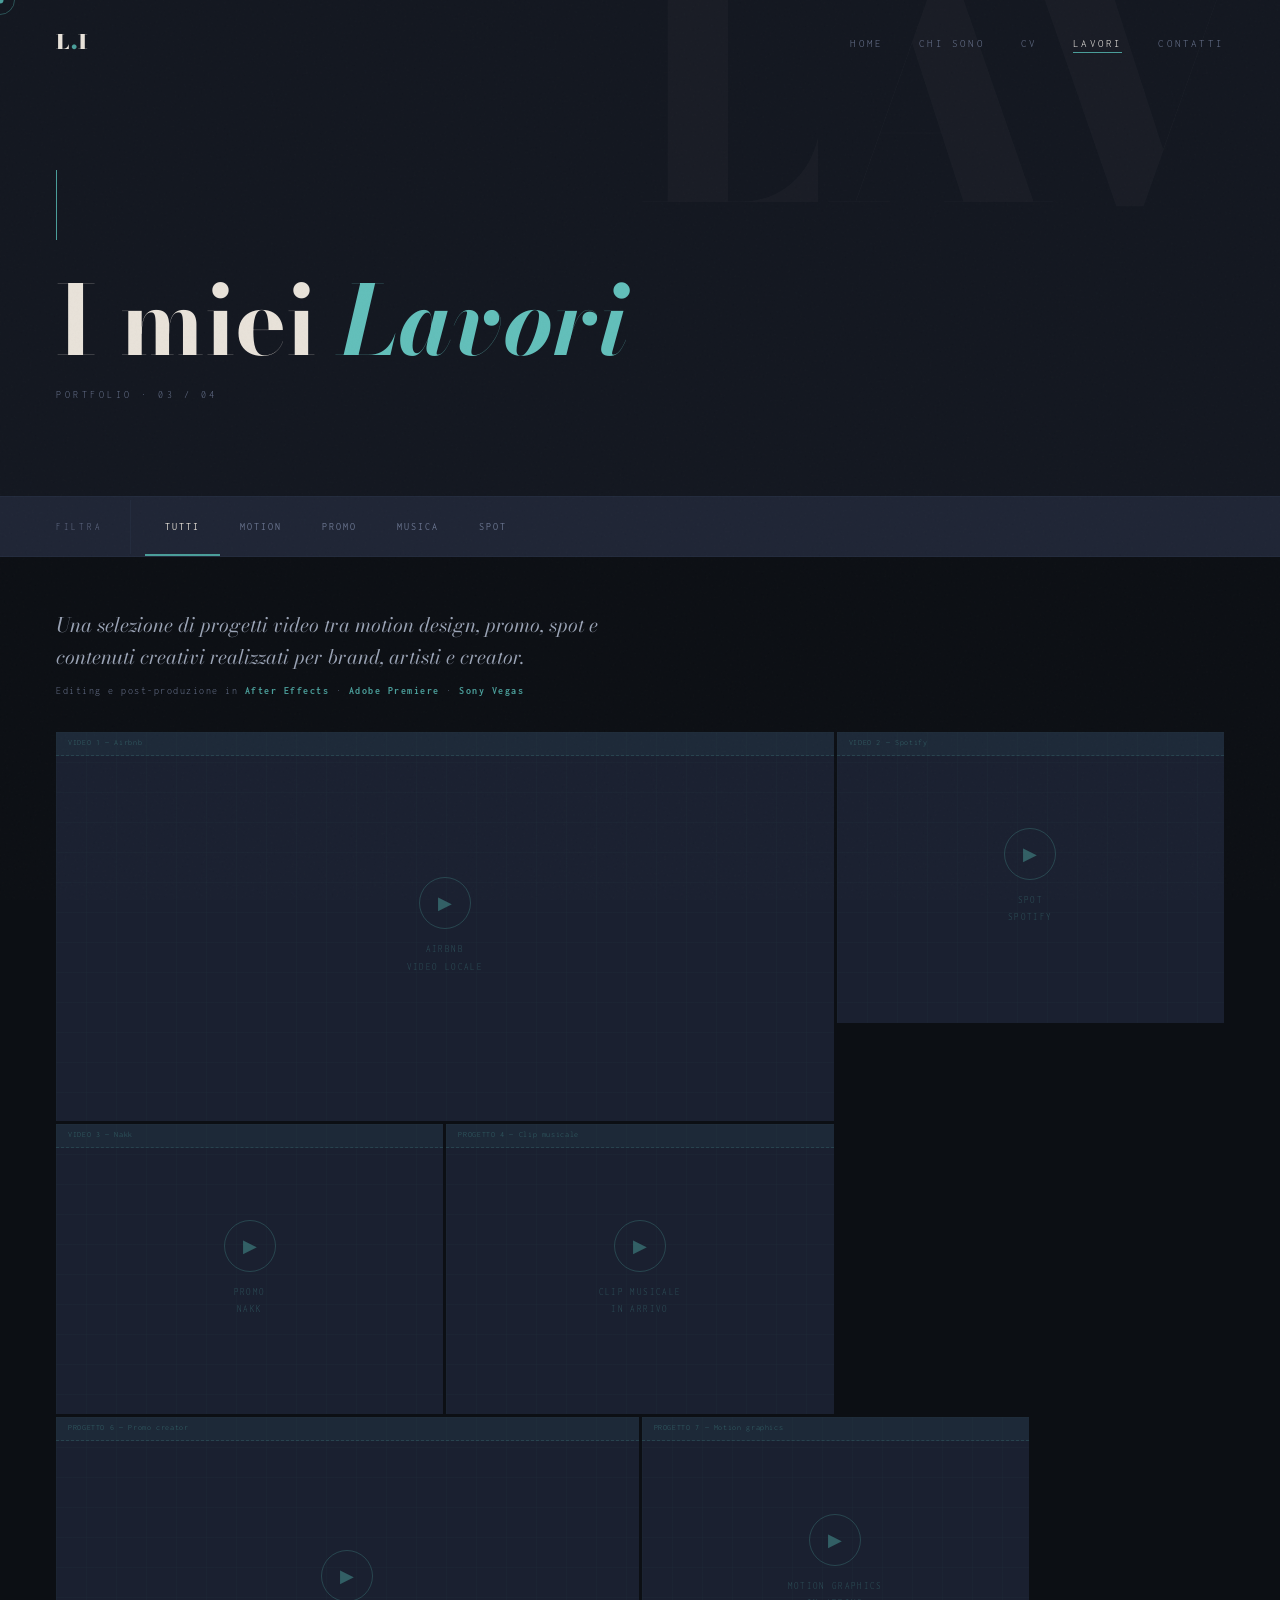
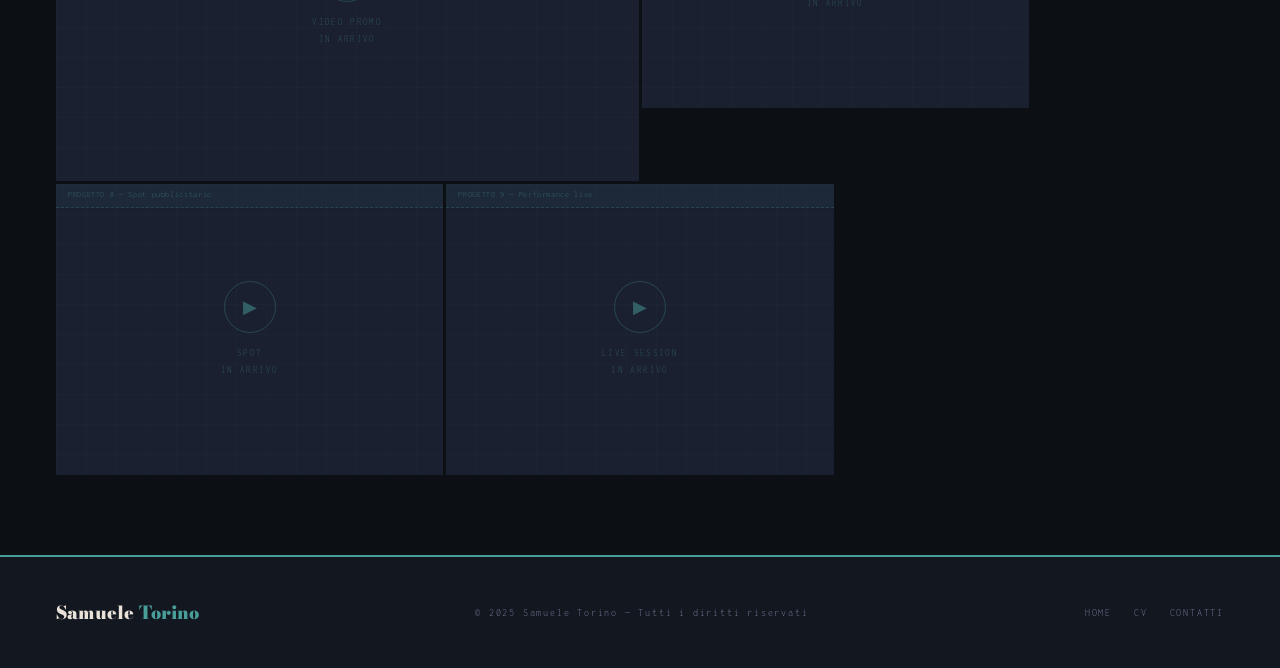
<file: Lavori.html>
<!DOCTYPE html>
<html lang="it">
<head>
  <meta charset="UTF-8"/>
  <meta name="viewport" content="width=device-width, initial-scale=1.0"/>
  <title>Samuele Torino, LAVORI</title>
  <link rel="preconnect" href="https://fonts.googleapis.com"/>
  <link href="https://fonts.googleapis.com/css2?family=Bodoni+Moda:ital,opsz,wght@0,6..96,400;0,6..96,700;0,6..96,900;1,6..96,400;1,6..96,700&family=DM+Sans:wght@200;300;400;500&family=Inconsolata:wght@300;400;500&display=swap" rel="stylesheet"/>
  <style>
    *,*::before,*::after{margin:0;padding:0;box-sizing:border-box}
    :root{--ink:#0c0f14;--ink2:#131720;--ink3:#1a2030;--surface:#1f2535;--surface2:#252d3e;--teal:#4a9e9a;--teal2:#62bfba;--teal-dim:rgba(74,158,154,.14);--bone:#e8e2d9;--bone2:#f4f0ea;--muted:#6a7590;--mid:#9aa3b5;--border:#232b3d;--border2:rgba(74,158,154,.25);--fd:'Bodoni Moda',serif;--fb:'DM Sans',sans-serif;--fm:'Inconsolata',monospace;--ease:cubic-bezier(.77,0,.175,1)}
    html{scroll-behavior:smooth}
    body{background:var(--ink);color:var(--bone);font-family:var(--fb);font-weight:300;overflow-x:hidden;cursor:none;-webkit-font-smoothing:antialiased}
    body::after{content:'';position:fixed;inset:0;z-index:9990;pointer-events:none;background-image:url("data:image/svg+xml,%3Csvg viewBox='0 0 512 512' xmlns='http://www.w3.org/2000/svg'%3E%3Cfilter id='n'%3E%3CfeTurbulence type='fractalNoise' baseFrequency='0.75' numOctaves='4' stitchTiles='stitch'/%3E%3C/filter%3E%3Crect width='100%25' height='100%25' filter='url(%23n)' opacity='0.04'/%3E%3C/svg%3E");opacity:.5}
    .cursor{position:fixed;width:7px;height:7px;background:var(--teal);border-radius:50%;pointer-events:none;z-index:9995;transform:translate(-50%,-50%);transition:width .2s,height .2s}
    .cursor-ring{position:fixed;width:30px;height:30px;border:1px solid rgba(74,158,154,.45);border-radius:50%;pointer-events:none;z-index:9994;transform:translate(-50%,-50%);transition:width .3s,height .3s}
    body.ch .cursor{width:16px;height:16px;background:rgba(74,158,154,.35)}
    body.ch .cursor-ring{width:42px;height:42px;border-color:var(--teal)}
    nav{position:fixed;top:0;left:0;right:0;z-index:500;display:flex;align-items:center;justify-content:space-between;padding:26px 56px;transition:padding .35s,background .35s,border-color .35s;border-bottom:1px solid transparent}
    nav.sc{padding:15px 56px;background:rgba(12,15,20,.96);backdrop-filter:blur(14px);border-bottom-color:var(--border)}
    .nav-logo{font-family:var(--fd);font-size:20px;font-weight:900;letter-spacing:.08em;color:var(--bone);text-decoration:none}
    .nav-logo span{color:var(--teal)}
    .nav-links{list-style:none;display:flex;gap:36px}
    .nav-links a{font-family:var(--fm);font-size:11px;letter-spacing:.2em;text-transform:uppercase;color:var(--muted);text-decoration:none;position:relative;transition:color .3s;cursor:none}
    .nav-links a::after{content:'';position:absolute;bottom:-4px;left:0;right:0;height:1px;background:var(--teal);transform:scaleX(0);transform-origin:left;transition:transform .3s var(--ease)}
    .nav-links a:hover,.nav-links a.active{color:var(--bone2)}
    .nav-links a:hover::after,.nav-links a.active::after{transform:scaleX(1)}
    .hamburger{display:none;flex-direction:column;gap:5px;background:none;border:none;cursor:pointer;padding:4px}
    .hamburger span{display:block;width:24px;height:1.5px;background:var(--bone)}
    .drawer{display:none;position:fixed;inset:0;background:var(--ink2);z-index:490;flex-direction:column;align-items:center;justify-content:center;gap:32px}
    .drawer.open{display:flex}
    .drawer a{font-family:var(--fd);font-size:38px;font-style:italic;color:var(--bone);text-decoration:none;transition:color .3s;cursor:none}
    .drawer a:hover{color:var(--teal2)}
    .drawer-close{position:absolute;top:28px;right:34px;background:none;border:none;color:var(--muted);font-size:26px;cursor:pointer}

    .ph{background:var(--ink2);padding:170px 56px 96px;position:relative;overflow:hidden;border-bottom:1px solid var(--border)}
    .ph-bg{position:absolute;top:-40px;right:30px;font-family:var(--fd);font-weight:900;font-size:clamp(160px,22vw,300px);color:rgba(255,255,255,.025);line-height:1;user-select:none;pointer-events:none}
    .ph-bar{width:1px;height:70px;background:var(--teal);margin-bottom:34px}
    .ph h1{font-family:var(--fd);font-size:clamp(52px,7.5vw,100px);font-weight:700;line-height:.97;color:var(--bone)}
    .ph h1 em{font-style:italic;color:var(--teal2)}
    .ph-counter{margin-top:22px;font-family:var(--fm);font-size:10px;letter-spacing:.35em;color:var(--muted);text-transform:uppercase}

    /* FILTER */
    .fbar{background:var(--surface);border-bottom:1px solid var(--border);padding:0 56px;display:flex;align-items:center;overflow-x:auto}
    .flbl{font-family:var(--fm);font-size:9px;letter-spacing:.3em;text-transform:uppercase;color:var(--muted);padding:22px 28px 22px 0;border-right:1px solid var(--border);margin-right:14px;white-space:nowrap;flex-shrink:0}
    .fbtn{font-family:var(--fm);font-size:10px;letter-spacing:.2em;text-transform:uppercase;color:var(--muted);background:none;border:none;padding:24px 20px;cursor:none;position:relative;transition:color .3s;white-space:nowrap}
    .fbtn::after{content:'';position:absolute;bottom:0;left:0;right:0;height:2px;background:var(--teal);transform:scaleX(0);transition:transform .3s var(--ease)}
    .fbtn:hover,.fbtn.active{color:var(--bone)}
    .fbtn.active::after{transform:scaleX(1)}

    /* INTRO */
    .wi{padding:52px 56px 36px;max-width:680px}
    .wi-t{font-family:var(--fd);font-size:20px;font-style:italic;color:var(--mid);line-height:1.6}
    .wi-n{margin-top:12px;font-family:var(--fm);font-size:10px;letter-spacing:.15em;color:var(--muted)}
    .wi-n strong{color:var(--teal)}

    /* GRID */
    .wo{padding:0 56px 80px}
    .wg{display:grid;grid-template-columns:repeat(12,1fr);gap:3px}
    .wc-wide{grid-column:span 8}.wc-half{grid-column:span 6}.wc-third{grid-column:span 4}
    .wc{position:relative;overflow:hidden;background:var(--surface);cursor:none}
    .wc.has-video{cursor:pointer}
    .wc-wide{aspect-ratio:16/8}.wc-half{aspect-ratio:16/10}.wc-third{aspect-ratio:4/3}
    .wc-bg{position:absolute;inset:0;background:var(--ink3);transition:transform .65s var(--ease)}
    .wc:hover .wc-bg{transform:scale(1.04)}
    .wc-bg::after{content:'';position:absolute;inset:0;background-image:linear-gradient(rgba(74,158,154,.03) 1px,transparent 1px),linear-gradient(90deg,rgba(74,158,154,.03) 1px,transparent 1px);background-size:30px 30px}
    .wc-ph{position:absolute;inset:0;z-index:2;display:flex;flex-direction:column;align-items:center;justify-content:center;gap:12px;text-align:center;padding:20px}
    .wcp-ring{width:52px;height:52px;border-radius:50%;border:1.5px solid rgba(74,158,154,.3);display:flex;align-items:center;justify-content:center;color:rgba(74,158,154,.5);font-size:18px;transition:border-color .3s,color .3s}
    .wc:hover .wcp-ring{border-color:var(--teal);color:var(--teal2)}
    .wcp-note{font-family:var(--fm);font-size:9px;letter-spacing:.15em;color:rgba(74,158,154,.4);line-height:1.9;max-width:180px}
    .wc-dev{position:absolute;top:0;left:0;right:0;z-index:10;background:rgba(74,158,154,.07);border-bottom:1px dashed rgba(74,158,154,.22);font-family:var(--fm);font-size:8px;letter-spacing:.08em;color:rgba(74,158,154,.5);padding:5px 12px;line-height:1.6}
    .wc-ov{position:absolute;inset:0;z-index:3;background:linear-gradient(to top,rgba(10,15,22,.92) 0%,rgba(10,15,22,.1) 60%,transparent 100%);opacity:0;transition:opacity .4s;display:flex;flex-direction:column;justify-content:flex-end;padding:26px 28px}
    .wc:hover .wc-ov{opacity:1}
    .ov-t{font-family:var(--fd);font-size:20px;font-style:italic;color:var(--bone2);margin-bottom:5px}
    .ov-m{font-family:var(--fm);font-size:9px;letter-spacing:.22em;color:var(--teal2);text-transform:uppercase}
    .wc-open{position:absolute;top:18px;right:18px;z-index:4;font-family:var(--fm);font-size:9px;letter-spacing:.18em;text-transform:uppercase;color:var(--bone2);background:rgba(12,15,20,.72);border:1px solid rgba(255,255,255,.12);padding:9px 12px;opacity:0;transform:translateY(-6px);transition:opacity .35s,transform .35s}
    .wc.has-video:hover .wc-open{opacity:1;transform:none}

    .vm{position:fixed;inset:0;z-index:1200;display:flex;align-items:center;justify-content:center;padding:40px;background:rgba(7,10,15,.88);backdrop-filter:blur(14px);opacity:0;pointer-events:none;transition:opacity .3s ease}
    .vm.open{opacity:1;pointer-events:auto}
    .vm-panel{position:relative;width:min(1200px,100%);background:#000;border:1px solid rgba(255,255,255,.08);box-shadow:0 28px 80px rgba(0,0,0,.45)}
    .vm-video{display:block;width:100%;max-height:80vh;background:#000}
    .vm-close{position:absolute;top:-16px;right:-16px;width:46px;height:46px;border-radius:50%;border:1px solid rgba(255,255,255,.18);background:var(--ink2);color:var(--bone2);font-size:20px;cursor:pointer}
    .vm-meta{display:flex;justify-content:space-between;gap:18px;align-items:center;padding:16px 18px;background:var(--ink2);border-top:1px solid var(--border);flex-wrap:wrap}
    .vm-title{font-family:var(--fd);font-size:24px;font-style:italic;color:var(--bone2)}
    .vm-label{font-family:var(--fm);font-size:10px;letter-spacing:.2em;text-transform:uppercase;color:var(--teal2)}

    footer{background:var(--ink2);border-top:2px solid var(--teal);padding:42px 56px;display:flex;justify-content:space-between;align-items:center;flex-wrap:wrap;gap:20px}
    .footer-logo{font-family:var(--fd);font-size:18px;font-weight:900;color:var(--bone)}
    .footer-logo span{color:var(--teal)}
    .footer-copy{font-family:var(--fm);font-size:10px;letter-spacing:.18em;color:var(--muted)}
    .footer-links{display:flex;gap:22px}
    .footer-links a{font-family:var(--fm);font-size:10px;letter-spacing:.18em;text-transform:uppercase;color:var(--muted);text-decoration:none;transition:color .3s;cursor:none}
    .footer-links a:hover{color:var(--teal2)}
    .rv{opacity:0;transform:translateY(26px);transition:opacity .9s var(--ease),transform .9s var(--ease)}
    .rv.vis{opacity:1;transform:none}

    @media(max-width:1100px){.wc-wide{grid-column:span 12}.wc-half{grid-column:span 6}.wc-third{grid-column:span 6}}
    @media(max-width:860px){
      nav,nav.sc{padding:18px 22px}.nav-links{display:none}.hamburger{display:flex}
      .ph{padding:120px 22px 72px}
      .fbar{padding:0 22px}
      .wi{padding:36px 22px 22px}
      .wo{padding:0 22px 60px}
      .vm{padding:18px}
      .vm-close{top:10px;right:10px}
      .vm-meta{padding:14px}
      .vm-title{font-size:20px}
      .wg{grid-template-columns:1fr}
      .wc-wide,.wc-half,.wc-third{grid-column:span 1}
      .wc-wide{aspect-ratio:16/9}.wc-half,.wc-third{aspect-ratio:16/10}
      footer{padding:34px 22px;flex-direction:column;align-items:flex-start}
    }
  </style>
</head>
<body>

<div class="cursor" id="cursor"></div>
<div class="cursor-ring" id="cursor-ring"></div>

<nav id="nb">
  <a class="nav-logo" href="index.html">L<span>.</span>I</a>
  <ul class="nav-links">
    <li><a href="index.html">Home</a></li>
    <li><a href="Chi sono.html">Chi Sono</a></li>
    <li><a href="cv.html">CV</a></li>
    <li><a href="lavori.html" class="active">Lavori</a></li>
    <li><a href="contatti.html">Contatti</a></li>
  </ul>
  <button class="hamburger" onclick="document.getElementById('dr').classList.toggle('open')">
    <span></span><span></span><span></span>
  </button>
</nav>
<div class="drawer" id="dr">
  <button class="drawer-close" onclick="document.getElementById('dr').classList.remove('open')">✕</button>
  <a href="index.html">Home</a>
  <a href="Chi Sono.html">Chi Sono</a>
  <a href="cv.html">CV</a>
  <a href="lavori.html">Lavori</a>
  <a href="contatti.html">Contatti</a>
</div>

<div class="ph">
  <div class="ph-bg">LAV</div>
  <div class="ph-bar"></div>
  <h1>I miei <em>Lavori</em></h1>
  <p class="ph-counter">Portfolio · 03 / 04</p>
</div>

<div class="fbar">
  <span class="flbl">Filtra</span>
  <button class="fbtn active" onclick="fc(this,'all')">Tutti</button>
  <button class="fbtn" onclick="fc(this,'motion')">Motion</button>
  <button class="fbtn" onclick="fc(this,'promo')">Promo</button>
  <button class="fbtn" onclick="fc(this,'music')">Musica</button>
  <button class="fbtn" onclick="fc(this,'spot')">Spot</button>
</div>

<div class="wi rv">
  <p class="wi-t">Una selezione di progetti video tra motion design, promo, spot e contenuti creativi realizzati per brand, artisti e creator.</p>
  <p class="wi-n">Editing e post-produzione in <strong>After Effects</strong> · <strong>Adobe Premiere</strong> · <strong>Sony Vegas</strong></p>
</div>

<div class="wo">
  <div class="wg rv" id="wg">

    <!-- ════ ISTRUZIONI VIDEO ════
    Per ogni card, aggiungi il tuo contenuto DENTRO la div .wc-bg:

    VIDEO LOCALE (.mp4):
    <video src="assets/nome.mp4" loop muted playsinline autoplay
      style="position:absolute;inset:0;width:100%;height:100%;object-fit:cover;"></video>

    YOUTUBE:
    <iframe src="https://www.youtube.com/embed/ID_VIDEO"
      style="position:absolute;inset:0;width:100%;height:100%;border:0;"
      allowfullscreen></iframe>

    VIMEO:
    <iframe src="https://player.vimeo.com/video/ID_VIDEO"
      style="position:absolute;inset:0;width:100%;height:100%;border:0;"
      allowfullscreen></iframe>

    IMMAGINE:
    <img src="assets/nome.jpg" alt="Titolo"
      style="position:absolute;inset:0;width:100%;height:100%;object-fit:cover;" />
    ════ FINE ISTRUZIONI ════ -->

    <div class="wc wc-wide has-video" data-cat="motion" data-video="videoairbnb.mp4" data-title="Airbnb" data-label="Motion · Video · 2025" tabindex="0" role="button" aria-label="Apri il video Airbnb">
      <div class="wc-dev">VIDEO 1 — Airbnb</div>
      <div class="wc-bg">
        <video src="videoairbnb.mp4" loop muted playsinline autoplay style="position:absolute;inset:0;width:100%;height:100%;object-fit:cover;"></video>
      </div>
      <div class="wc-ph"><div class="wcp-ring">▶</div><div class="wcp-note">AIRBNB<br/>VIDEO LOCALE</div></div>
      <div class="wc-ov"><div class="ov-t">Airbnb</div><div class="ov-m">Motion · Video · 2025</div></div>
      <div class="wc-open">Apri video</div>
    </div>

    <div class="wc wc-third has-video" data-cat="spot" data-video="videospotify.mp4" data-title="Spotify" data-label="Spot · Video · 2025" tabindex="0" role="button" aria-label="Apri il video Spotify">
      <div class="wc-dev">VIDEO 2 — Spotify</div>
      <div class="wc-bg">
        <video src="videospotify.mp4" loop muted playsinline autoplay style="position:absolute;inset:0;width:100%;height:100%;object-fit:cover;"></video>
      </div>
      <div class="wc-ph"><div class="wcp-ring">▶</div><div class="wcp-note">SPOT<br/>SPOTIFY</div></div>
      <div class="wc-ov"><div class="ov-t">Spotify</div><div class="ov-m">Spot · Video · 2025</div></div>
      <div class="wc-open">Apri video</div>
    </div>

    <div class="wc wc-third has-video" data-cat="promo" data-video="videonakk.mp4" data-title="Nakk" data-label="Promo · Video · 2025" tabindex="0" role="button" aria-label="Apri il video Nakk">
      <div class="wc-dev">VIDEO 3 — Nakk</div>
      <div class="wc-bg">
        <video src="videonakk.mp4" loop muted playsinline autoplay style="position:absolute;inset:0;width:100%;height:100%;object-fit:cover;"></video>
      </div>
      <div class="wc-ph"><div class="wcp-ring">▶</div><div class="wcp-note">PROMO<br/>NAKK</div></div>
      <div class="wc-ov"><div class="ov-t">Nakk</div><div class="ov-m">Promo · Video · 2025</div></div>
      <div class="wc-open">Apri video</div>
    </div>

    <div class="wc wc-third" data-cat="music">
      <div class="wc-dev">PROGETTO 4 — Clip musicale</div>
      <div class="wc-bg"></div>
      <div class="wc-ph"><div class="wcp-ring">▶</div><div class="wcp-note">CLIP MUSICALE<br/>IN ARRIVO</div></div>
      <div class="wc-ov"><div class="ov-t">Clip Musicale</div><div class="ov-m">Musica · In arrivo</div></div>
    </div>


    <div class="wc wc-half" data-cat="promo">
      <div class="wc-dev">PROGETTO 6 — Promo creator</div>
      <div class="wc-bg"></div>
      <div class="wc-ph"><div class="wcp-ring">▶</div><div class="wcp-note">VIDEO PROMO<br/>IN ARRIVO</div></div>
      <div class="wc-ov"><div class="ov-t">Promo Creator</div><div class="ov-m">Promo · In arrivo</div></div>
    </div>

    <div class="wc wc-third" data-cat="motion">
      <div class="wc-dev">PROGETTO 7 — Motion graphics</div>
      <div class="wc-bg"></div>
      <div class="wc-ph"><div class="wcp-ring">▶</div><div class="wcp-note">MOTION GRAPHICS<br/>IN ARRIVO</div></div>
      <div class="wc-ov"><div class="ov-t">Motion Graphics</div><div class="ov-m">Motion · In arrivo</div></div>
    </div>

    <div class="wc wc-third" data-cat="spot">
      <div class="wc-dev">PROGETTO 8 — Spot pubblicitario</div>
      <div class="wc-bg"></div>
      <div class="wc-ph"><div class="wcp-ring">▶</div><div class="wcp-note">SPOT<br/>IN ARRIVO</div></div>
      <div class="wc-ov"><div class="ov-t">Spot Pubblicitario</div><div class="ov-m">Spot · In arrivo</div></div>
    </div>

    <div class="wc wc-third" data-cat="music">
      <div class="wc-dev">PROGETTO 9 — Performance live</div>
      <div class="wc-bg"></div>
      <div class="wc-ph"><div class="wcp-ring">▶</div><div class="wcp-note">LIVE SESSION<br/>IN ARRIVO</div></div>
      <div class="wc-ov"><div class="ov-t">Performance Live</div><div class="ov-m">Musica · In arrivo</div></div>
    </div>

  </div>
</div>

<div class="vm" id="video-modal" aria-hidden="true">
  <div class="vm-panel">
    <button class="vm-close" id="video-close" aria-label="Chiudi video">✕</button>
    <video class="vm-video" id="modal-video" controls playsinline></video>
    <div class="vm-meta">
      <div class="vm-title" id="modal-title">Video</div>
      <div class="vm-label" id="modal-label">Portfolio</div>
    </div>
  </div>
</div>

<footer>
  <div class="footer-logo">Samuele <span>Torino</span></div>
  <div class="footer-copy">© 2025 Samuele Torino — Tutti i diritti riservati</div>
  <div class="footer-links">
    <a href="index.html">Home</a><a href="cv.html">CV</a><a href="contatti.html">Contatti</a>
  </div>
</footer>

<script>
  const cur=document.getElementById('cursor'),curR=document.getElementById('cursor-ring');
  let mx=0,my=0,rx=0,ry=0;
  document.addEventListener('mousemove',e=>{mx=e.clientX;my=e.clientY;cur.style.left=mx+'px';cur.style.top=my+'px'});
  (function loop(){rx+=(mx-rx)*.1;ry+=(my-ry)*.1;curR.style.left=rx+'px';curR.style.top=ry+'px';requestAnimationFrame(loop)})();
  document.querySelectorAll('a,button').forEach(el=>{el.addEventListener('mouseenter',()=>document.body.classList.add('ch'));el.addEventListener('mouseleave',()=>document.body.classList.remove('ch'))});
  window.addEventListener('scroll',()=>document.getElementById('nb').classList.toggle('sc',scrollY>50));
  const ro=new IntersectionObserver(entries=>entries.forEach(e=>{if(e.isIntersecting)e.target.classList.add('vis')}),{threshold:.1});
  document.querySelectorAll('.rv').forEach(el=>ro.observe(el));
  function fc(btn,cat){
    document.querySelectorAll('.fbtn').forEach(b=>b.classList.remove('active'));
    btn.classList.add('active');
    document.querySelectorAll('.wc').forEach(c=>{c.style.display=(cat==='all'||c.dataset.cat===cat)?'block':'none'});
  }
  const modal=document.getElementById('video-modal');
  const modalVideo=document.getElementById('modal-video');
  const modalTitle=document.getElementById('modal-title');
  const modalLabel=document.getElementById('modal-label');
  const closeVideo=()=>{
    modal.classList.remove('open');
    modal.setAttribute('aria-hidden','true');
    document.body.style.overflow='';
    modalVideo.pause();
    modalVideo.removeAttribute('src');
    modalVideo.load();
  };
  const openVideo=card=>{
    modalVideo.src=card.dataset.video;
    modalTitle.textContent=card.dataset.title||'Video';
    modalLabel.textContent=card.dataset.label||'Portfolio';
    modal.classList.add('open');
    modal.setAttribute('aria-hidden','false');
    document.body.style.overflow='hidden';
    modalVideo.play().catch(()=>{});
  };
  document.querySelectorAll('.wc.has-video').forEach(card=>{
    card.addEventListener('click',()=>openVideo(card));
    card.addEventListener('keydown',e=>{
      if(e.key==='Enter'||e.key===' '){
        e.preventDefault();
        openVideo(card);
      }
    });
  });
  document.getElementById('video-close').addEventListener('click',closeVideo);
  modal.addEventListener('click',e=>{if(e.target===modal)closeVideo()});
  document.addEventListener('keydown',e=>{if(e.key==='Escape'&&modal.classList.contains('open'))closeVideo()});
</script>
</body>
</html>
</file>
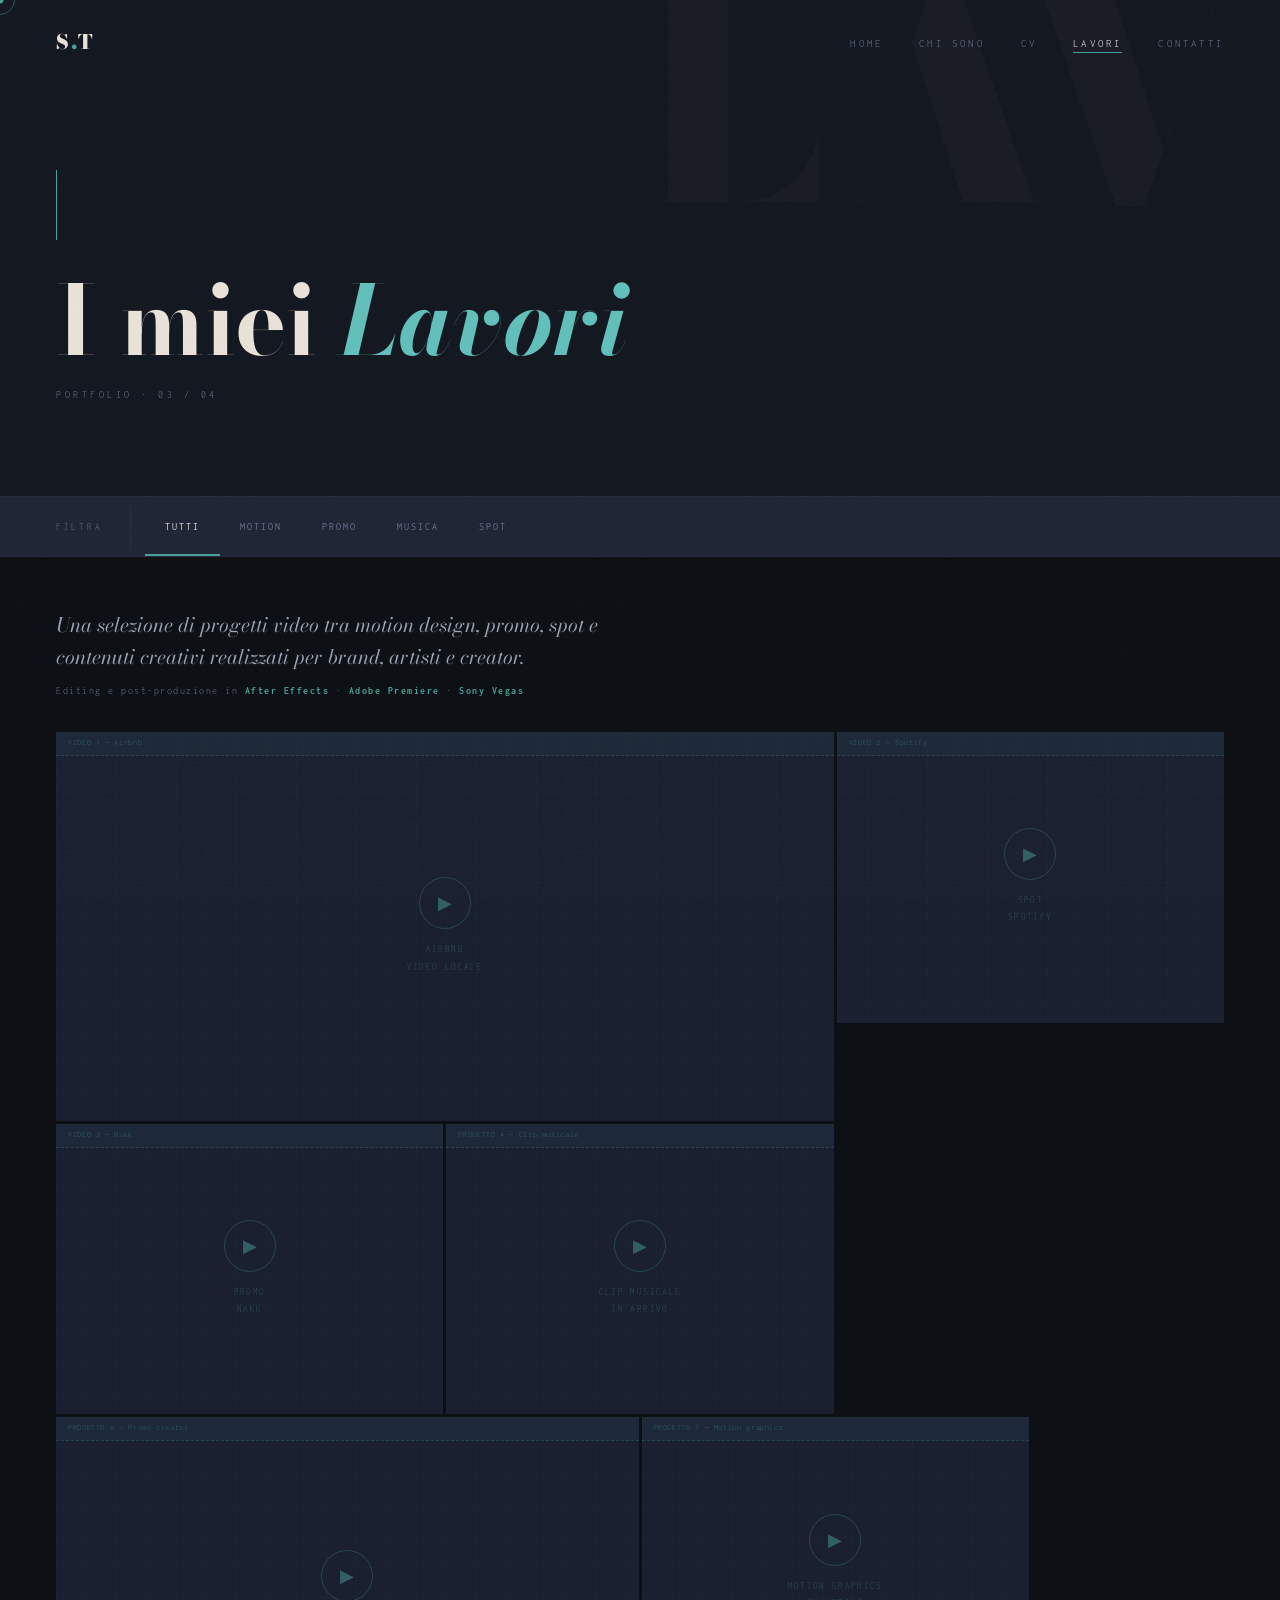
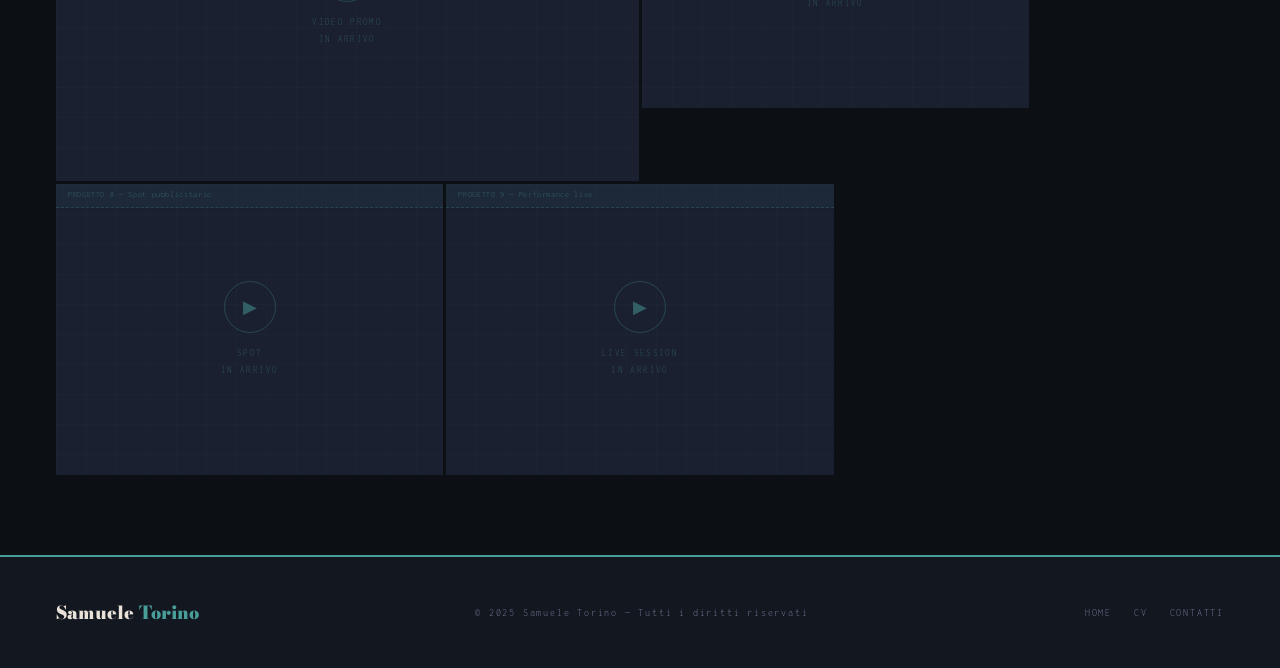
<file: lavori.html>
<!DOCTYPE html>
<html lang="it">
<head>
  <meta charset="UTF-8"/>
  <meta name="viewport" content="width=device-width, initial-scale=1.0"/>
  <title>Samuele Torino, LAVORI</title>
  <link rel="preconnect" href="https://fonts.googleapis.com"/>
  <link href="https://fonts.googleapis.com/css2?family=Bodoni+Moda:ital,opsz,wght@0,6..96,400;0,6..96,700;0,6..96,900;1,6..96,400;1,6..96,700&family=DM+Sans:wght@200;300;400;500&family=Inconsolata:wght@300;400;500&display=swap" rel="stylesheet"/>
  <style>
    *,*::before,*::after{margin:0;padding:0;box-sizing:border-box}
    :root{--ink:#0c0f14;--ink2:#131720;--ink3:#1a2030;--surface:#1f2535;--surface2:#252d3e;--teal:#4a9e9a;--teal2:#62bfba;--teal-dim:rgba(74,158,154,.14);--bone:#e8e2d9;--bone2:#f4f0ea;--muted:#6a7590;--mid:#9aa3b5;--border:#232b3d;--border2:rgba(74,158,154,.25);--fd:'Bodoni Moda',serif;--fb:'DM Sans',sans-serif;--fm:'Inconsolata',monospace;--ease:cubic-bezier(.77,0,.175,1)}
    html{scroll-behavior:smooth}
    body{background:var(--ink);color:var(--bone);font-family:var(--fb);font-weight:300;overflow-x:hidden;cursor:none;-webkit-font-smoothing:antialiased}
    body::after{content:'';position:fixed;inset:0;z-index:9990;pointer-events:none;background-image:url("data:image/svg+xml,%3Csvg viewBox='0 0 512 512' xmlns='http://www.w3.org/2000/svg'%3E%3Cfilter id='n'%3E%3CfeTurbulence type='fractalNoise' baseFrequency='0.75' numOctaves='4' stitchTiles='stitch'/%3E%3C/filter%3E%3Crect width='100%25' height='100%25' filter='url(%23n)' opacity='0.04'/%3E%3C/svg%3E");opacity:.5}
    .cursor{position:fixed;width:7px;height:7px;background:var(--teal);border-radius:50%;pointer-events:none;z-index:9995;transform:translate(-50%,-50%);transition:width .2s,height .2s}
    .cursor-ring{position:fixed;width:30px;height:30px;border:1px solid rgba(74,158,154,.45);border-radius:50%;pointer-events:none;z-index:9994;transform:translate(-50%,-50%);transition:width .3s,height .3s}
    body.ch .cursor{width:16px;height:16px;background:rgba(74,158,154,.35)}
    body.ch .cursor-ring{width:42px;height:42px;border-color:var(--teal)}
    nav{position:fixed;top:0;left:0;right:0;z-index:500;display:flex;align-items:center;justify-content:space-between;padding:26px 56px;transition:padding .35s,background .35s,border-color .35s;border-bottom:1px solid transparent}
    nav.sc{padding:15px 56px;background:rgba(12,15,20,.96);backdrop-filter:blur(14px);border-bottom-color:var(--border)}
    .nav-logo{font-family:var(--fd);font-size:20px;font-weight:900;letter-spacing:.08em;color:var(--bone);text-decoration:none}
    .nav-logo span{color:var(--teal)}
    .nav-links{list-style:none;display:flex;gap:36px}
    .nav-links a{font-family:var(--fm);font-size:11px;letter-spacing:.2em;text-transform:uppercase;color:var(--muted);text-decoration:none;position:relative;transition:color .3s;cursor:none}
    .nav-links a::after{content:'';position:absolute;bottom:-4px;left:0;right:0;height:1px;background:var(--teal);transform:scaleX(0);transform-origin:left;transition:transform .3s var(--ease)}
    .nav-links a:hover,.nav-links a.active{color:var(--bone2)}
    .nav-links a:hover::after,.nav-links a.active::after{transform:scaleX(1)}
    .hamburger{display:none;flex-direction:column;gap:5px;background:none;border:none;cursor:pointer;padding:4px}
    .hamburger span{display:block;width:24px;height:1.5px;background:var(--bone)}
    .drawer{display:none;position:fixed;inset:0;background:var(--ink2);z-index:490;flex-direction:column;align-items:center;justify-content:center;gap:32px}
    .drawer.open{display:flex}
    .drawer a{font-family:var(--fd);font-size:38px;font-style:italic;color:var(--bone);text-decoration:none;transition:color .3s;cursor:none}
    .drawer a:hover{color:var(--teal2)}
    .drawer-close{position:absolute;top:28px;right:34px;background:none;border:none;color:var(--muted);font-size:26px;cursor:pointer}

    .ph{background:var(--ink2);padding:170px 56px 96px;position:relative;overflow:hidden;border-bottom:1px solid var(--border)}
    .ph-bg{position:absolute;top:-40px;right:30px;font-family:var(--fd);font-weight:900;font-size:clamp(160px,22vw,300px);color:rgba(255,255,255,.025);line-height:1;user-select:none;pointer-events:none}
    .ph-bar{width:1px;height:70px;background:var(--teal);margin-bottom:34px}
    .ph h1{font-family:var(--fd);font-size:clamp(52px,7.5vw,100px);font-weight:700;line-height:.97;color:var(--bone)}
    .ph h1 em{font-style:italic;color:var(--teal2)}
    .ph-counter{margin-top:22px;font-family:var(--fm);font-size:10px;letter-spacing:.35em;color:var(--muted);text-transform:uppercase}

    /* FILTER */
    .fbar{background:var(--surface);border-bottom:1px solid var(--border);padding:0 56px;display:flex;align-items:center;overflow-x:auto}
    .flbl{font-family:var(--fm);font-size:9px;letter-spacing:.3em;text-transform:uppercase;color:var(--muted);padding:22px 28px 22px 0;border-right:1px solid var(--border);margin-right:14px;white-space:nowrap;flex-shrink:0}
    .fbtn{font-family:var(--fm);font-size:10px;letter-spacing:.2em;text-transform:uppercase;color:var(--muted);background:none;border:none;padding:24px 20px;cursor:none;position:relative;transition:color .3s;white-space:nowrap}
    .fbtn::after{content:'';position:absolute;bottom:0;left:0;right:0;height:2px;background:var(--teal);transform:scaleX(0);transition:transform .3s var(--ease)}
    .fbtn:hover,.fbtn.active{color:var(--bone)}
    .fbtn.active::after{transform:scaleX(1)}

    /* INTRO */
    .wi{padding:52px 56px 36px;max-width:680px}
    .wi-t{font-family:var(--fd);font-size:20px;font-style:italic;color:var(--mid);line-height:1.6}
    .wi-n{margin-top:12px;font-family:var(--fm);font-size:10px;letter-spacing:.15em;color:var(--muted)}
    .wi-n strong{color:var(--teal)}

    /* GRID */
    .wo{padding:0 56px 80px}
    .wg{display:grid;grid-template-columns:repeat(12,1fr);gap:3px}
    .wc-wide{grid-column:span 8}.wc-half{grid-column:span 6}.wc-third{grid-column:span 4}
    .wc{position:relative;overflow:hidden;background:var(--surface);cursor:none}
    .wc.has-video{cursor:pointer}
    .wc-wide{aspect-ratio:16/8}.wc-half{aspect-ratio:16/10}.wc-third{aspect-ratio:4/3}
    .wc-bg{position:absolute;inset:0;background:var(--ink3);transition:transform .65s var(--ease)}
    .wc:hover .wc-bg{transform:scale(1.04)}
    .wc-bg::after{content:'';position:absolute;inset:0;background-image:linear-gradient(rgba(74,158,154,.03) 1px,transparent 1px),linear-gradient(90deg,rgba(74,158,154,.03) 1px,transparent 1px);background-size:30px 30px}
    .wc-ph{position:absolute;inset:0;z-index:2;display:flex;flex-direction:column;align-items:center;justify-content:center;gap:12px;text-align:center;padding:20px}
    .wcp-ring{width:52px;height:52px;border-radius:50%;border:1.5px solid rgba(74,158,154,.3);display:flex;align-items:center;justify-content:center;color:rgba(74,158,154,.5);font-size:18px;transition:border-color .3s,color .3s}
    .wc:hover .wcp-ring{border-color:var(--teal);color:var(--teal2)}
    .wcp-note{font-family:var(--fm);font-size:9px;letter-spacing:.15em;color:rgba(74,158,154,.4);line-height:1.9;max-width:180px}
    .wc-dev{position:absolute;top:0;left:0;right:0;z-index:10;background:rgba(74,158,154,.07);border-bottom:1px dashed rgba(74,158,154,.22);font-family:var(--fm);font-size:8px;letter-spacing:.08em;color:rgba(74,158,154,.5);padding:5px 12px;line-height:1.6}
    .wc-ov{position:absolute;inset:0;z-index:3;background:linear-gradient(to top,rgba(10,15,22,.92) 0%,rgba(10,15,22,.1) 60%,transparent 100%);opacity:0;transition:opacity .4s;display:flex;flex-direction:column;justify-content:flex-end;padding:26px 28px}
    .wc:hover .wc-ov{opacity:1}
    .ov-t{font-family:var(--fd);font-size:20px;font-style:italic;color:var(--bone2);margin-bottom:5px}
    .ov-m{font-family:var(--fm);font-size:9px;letter-spacing:.22em;color:var(--teal2);text-transform:uppercase}
    .wc-open{position:absolute;top:18px;right:18px;z-index:4;font-family:var(--fm);font-size:9px;letter-spacing:.18em;text-transform:uppercase;color:var(--bone2);background:rgba(12,15,20,.72);border:1px solid rgba(255,255,255,.12);padding:9px 12px;opacity:0;transform:translateY(-6px);transition:opacity .35s,transform .35s}
    .wc.has-video:hover .wc-open{opacity:1;transform:none}

    .vm{position:fixed;inset:0;z-index:1200;display:flex;align-items:center;justify-content:center;padding:40px;background:rgba(7,10,15,.88);backdrop-filter:blur(14px);opacity:0;pointer-events:none;transition:opacity .3s ease}
    .vm.open{opacity:1;pointer-events:auto}
    .vm-panel{position:relative;width:min(1200px,100%);background:#000;border:1px solid rgba(255,255,255,.08);box-shadow:0 28px 80px rgba(0,0,0,.45)}
    .vm-video{display:block;width:100%;max-height:80vh;background:#000}
    .vm-close{position:absolute;top:-16px;right:-16px;width:46px;height:46px;border-radius:50%;border:1px solid rgba(255,255,255,.18);background:var(--ink2);color:var(--bone2);font-size:20px;cursor:pointer}
    .vm-meta{display:flex;justify-content:space-between;gap:18px;align-items:center;padding:16px 18px;background:var(--ink2);border-top:1px solid var(--border);flex-wrap:wrap}
    .vm-title{font-family:var(--fd);font-size:24px;font-style:italic;color:var(--bone2)}
    .vm-label{font-family:var(--fm);font-size:10px;letter-spacing:.2em;text-transform:uppercase;color:var(--teal2)}

    footer{background:var(--ink2);border-top:2px solid var(--teal);padding:42px 56px;display:flex;justify-content:space-between;align-items:center;flex-wrap:wrap;gap:20px}
    .footer-logo{font-family:var(--fd);font-size:18px;font-weight:900;color:var(--bone)}
    .footer-logo span{color:var(--teal)}
    .footer-copy{font-family:var(--fm);font-size:10px;letter-spacing:.18em;color:var(--muted)}
    .footer-links{display:flex;gap:22px}
    .footer-links a{font-family:var(--fm);font-size:10px;letter-spacing:.18em;text-transform:uppercase;color:var(--muted);text-decoration:none;transition:color .3s;cursor:none}
    .footer-links a:hover{color:var(--teal2)}
    .rv{opacity:0;transform:translateY(26px);transition:opacity .9s var(--ease),transform .9s var(--ease)}
    .rv.vis{opacity:1;transform:none}

    @media(max-width:1100px){.wc-wide{grid-column:span 12}.wc-half{grid-column:span 6}.wc-third{grid-column:span 6}}
    @media(max-width:860px){
      nav,nav.sc{padding:18px 22px}.nav-links{display:none}.hamburger{display:flex}
      .ph{padding:120px 22px 72px}
      .fbar{padding:0 22px}
      .wi{padding:36px 22px 22px}
      .wo{padding:0 22px 60px}
      .vm{padding:18px}
      .vm-close{top:10px;right:10px}
      .vm-meta{padding:14px}
      .vm-title{font-size:20px}
      .wg{grid-template-columns:1fr}
      .wc-wide,.wc-half,.wc-third{grid-column:span 1}
      .wc-wide{aspect-ratio:16/9}.wc-half,.wc-third{aspect-ratio:16/10}
      footer{padding:34px 22px;flex-direction:column;align-items:flex-start}
    }
  </style>
</head>
<body>

<div class="cursor" id="cursor"></div>
<div class="cursor-ring" id="cursor-ring"></div>

<nav id="nb">
  <a class="nav-logo" href="index.html">S<span>.</span>T</a>
  <ul class="nav-links">
    <li><a href="index.html">Home</a></li>
    <li><a href="chisono.html">Chi Sono</a></li>
    <li><a href="cv.html">CV</a></li>
    <li><a href="lavori.html" class="active">Lavori</a></li>
    <li><a href="contatti.html">Contatti</a></li>
  </ul>
  <button class="hamburger" onclick="document.getElementById('dr').classList.toggle('open')">
    <span></span><span></span><span></span>
  </button>
</nav>
<div class="drawer" id="dr">
  <button class="drawer-close" onclick="document.getElementById('dr').classList.remove('open')">✕</button>
  <a href="index.html">Home</a>
  <a href="chisono.html">Chi Sono</a>
  <a href="cv.html">CV</a>
  <a href="lavori.html">Lavori</a>
  <a href="contatti.html">Contatti</a>
</div>

<div class="ph">
  <div class="ph-bg">LAV</div>
  <div class="ph-bar"></div>
  <h1>I miei <em>Lavori</em></h1>
  <p class="ph-counter">Portfolio · 03 / 04</p>
</div>

<div class="fbar">
  <span class="flbl">Filtra</span>
  <button class="fbtn active" onclick="fc(this,'all')">Tutti</button>
  <button class="fbtn" onclick="fc(this,'motion')">Motion</button>
  <button class="fbtn" onclick="fc(this,'promo')">Promo</button>
  <button class="fbtn" onclick="fc(this,'music')">Musica</button>
  <button class="fbtn" onclick="fc(this,'spot')">Spot</button>
</div>

<div class="wi rv">
  <p class="wi-t">Una selezione di progetti video tra motion design, promo, spot e contenuti creativi realizzati per brand, artisti e creator.</p>
  <p class="wi-n">Editing e post-produzione in <strong>After Effects</strong> · <strong>Adobe Premiere</strong> · <strong>Sony Vegas</strong></p>
</div>

<div class="wo">
  <div class="wg rv" id="wg">

    <!-- ════ ISTRUZIONI VIDEO ════
    Per ogni card, aggiungi il tuo contenuto DENTRO la div .wc-bg:

    VIDEO LOCALE (.mp4):
    <video src="assets/nome.mp4" loop muted playsinline autoplay
      style="position:absolute;inset:0;width:100%;height:100%;object-fit:cover;"></video>

    YOUTUBE:
    <iframe src="https://www.youtube.com/embed/ID_VIDEO"
      style="position:absolute;inset:0;width:100%;height:100%;border:0;"
      allowfullscreen></iframe>

    VIMEO:
    <iframe src="https://player.vimeo.com/video/ID_VIDEO"
      style="position:absolute;inset:0;width:100%;height:100%;border:0;"
      allowfullscreen></iframe>

    IMMAGINE:
    <img src="assets/nome.jpg" alt="Titolo"
      style="position:absolute;inset:0;width:100%;height:100%;object-fit:cover;" />
    ════ FINE ISTRUZIONI ════ -->

    <div class="wc wc-wide has-video" data-cat="motion spot" data-video="videoairbnb.mp4" data-title="Airbnb" data-label="Motion · Spot · 2025" tabindex="0" role="button" aria-label="Apri il video Airbnb">
      <div class="wc-dev">VIDEO 1 — Airbnb</div>
      <div class="wc-bg">
        <video src="videoairbnb.mp4" loop muted playsinline autoplay style="position:absolute;inset:0;width:100%;height:100%;object-fit:cover;"></video>
      </div>
      <div class="wc-ph"><div class="wcp-ring">▶</div><div class="wcp-note">AIRBNB<br/>VIDEO LOCALE</div></div>
      <div class="wc-ov"><div class="ov-t">Airbnb</div><div class="ov-m">Motion · Spot · 2025</div></div>
      <div class="wc-open">Apri video</div>
    </div>

    <div class="wc wc-third has-video" data-cat="motion spot" data-video="videospotify.mp4" data-title="Spotify" data-label="Motion · Spot · 2025" tabindex="0" role="button" aria-label="Apri il video Spotify">
      <div class="wc-dev">VIDEO 2 — Spotify</div>
      <div class="wc-bg">
        <video src="videospotify.mp4" loop muted playsinline autoplay style="position:absolute;inset:0;width:100%;height:100%;object-fit:cover;"></video>
      </div>
      <div class="wc-ph"><div class="wcp-ring">▶</div><div class="wcp-note">SPOT<br/>SPOTIFY</div></div>
      <div class="wc-ov"><div class="ov-t">Spotify</div><div class="ov-m">Motion · Spot · 2025</div></div>
      <div class="wc-open">Apri video</div>
    </div>

    <div class="wc wc-third has-video" data-cat="promo" data-video="videonakk.mp4" data-title="Nakk" data-label="Promo · Video · 2025" tabindex="0" role="button" aria-label="Apri il video Nakk">
      <div class="wc-dev">VIDEO 3 — Nakk</div>
      <div class="wc-bg">
        <video src="videonakk.mp4" loop muted playsinline autoplay style="position:absolute;inset:0;width:100%;height:100%;object-fit:cover;"></video>
      </div>
      <div class="wc-ph"><div class="wcp-ring">▶</div><div class="wcp-note">PROMO<br/>NAKK</div></div>
      <div class="wc-ov"><div class="ov-t">Nakk</div><div class="ov-m">Promo · Video · 2025</div></div>
      <div class="wc-open">Apri video</div>
    </div>

    <div class="wc wc-third" data-cat="music">
      <div class="wc-dev">PROGETTO 4 — Clip musicale</div>
      <div class="wc-bg"></div>
      <div class="wc-ph"><div class="wcp-ring">▶</div><div class="wcp-note">CLIP MUSICALE<br/>IN ARRIVO</div></div>
      <div class="wc-ov"><div class="ov-t">Clip Musicale</div><div class="ov-m">Musica · In arrivo</div></div>
    </div>


    <div class="wc wc-half" data-cat="promo">
      <div class="wc-dev">PROGETTO 6 — Promo creator</div>
      <div class="wc-bg"></div>
      <div class="wc-ph"><div class="wcp-ring">▶</div><div class="wcp-note">VIDEO PROMO<br/>IN ARRIVO</div></div>
      <div class="wc-ov"><div class="ov-t">Promo Creator</div><div class="ov-m">Promo · In arrivo</div></div>
    </div>

    <div class="wc wc-third" data-cat="motion">
      <div class="wc-dev">PROGETTO 7 — Motion graphics</div>
      <div class="wc-bg"></div>
      <div class="wc-ph"><div class="wcp-ring">▶</div><div class="wcp-note">MOTION GRAPHICS<br/>IN ARRIVO</div></div>
      <div class="wc-ov"><div class="ov-t">Motion Graphics</div><div class="ov-m">Motion · In arrivo</div></div>
    </div>

    <div class="wc wc-third" data-cat="spot">
      <div class="wc-dev">PROGETTO 8 — Spot pubblicitario</div>
      <div class="wc-bg"></div>
      <div class="wc-ph"><div class="wcp-ring">▶</div><div class="wcp-note">SPOT<br/>IN ARRIVO</div></div>
      <div class="wc-ov"><div class="ov-t">Spot Pubblicitario</div><div class="ov-m">Spot · In arrivo</div></div>
    </div>

    <div class="wc wc-third" data-cat="music">
      <div class="wc-dev">PROGETTO 9 — Performance live</div>
      <div class="wc-bg"></div>
      <div class="wc-ph"><div class="wcp-ring">▶</div><div class="wcp-note">LIVE SESSION<br/>IN ARRIVO</div></div>
      <div class="wc-ov"><div class="ov-t">Performance Live</div><div class="ov-m">Musica · In arrivo</div></div>
    </div>

  </div>
</div>

<div class="vm" id="video-modal" aria-hidden="true">
  <div class="vm-panel">
    <button class="vm-close" id="video-close" aria-label="Chiudi video">✕</button>
    <video class="vm-video" id="modal-video" controls playsinline></video>
    <div class="vm-meta">
      <div class="vm-title" id="modal-title">Video</div>
      <div class="vm-label" id="modal-label">Portfolio</div>
    </div>
  </div>
</div>

<footer>
  <div class="footer-logo">Samuele <span>Torino</span></div>
  <div class="footer-copy">© 2025 Samuele Torino — Tutti i diritti riservati</div>
  <div class="footer-links">
    <a href="index.html">Home</a><a href="cv.html">CV</a><a href="contatti.html">Contatti</a>
  </div>
</footer>

<script>
  const cur=document.getElementById('cursor'),curR=document.getElementById('cursor-ring');
  let mx=0,my=0,rx=0,ry=0;
  document.addEventListener('mousemove',e=>{mx=e.clientX;my=e.clientY;cur.style.left=mx+'px';cur.style.top=my+'px'});
  (function loop(){rx+=(mx-rx)*.1;ry+=(my-ry)*.1;curR.style.left=rx+'px';curR.style.top=ry+'px';requestAnimationFrame(loop)})();
  document.querySelectorAll('a,button').forEach(el=>{el.addEventListener('mouseenter',()=>document.body.classList.add('ch'));el.addEventListener('mouseleave',()=>document.body.classList.remove('ch'))});
  window.addEventListener('scroll',()=>document.getElementById('nb').classList.toggle('sc',scrollY>50));
  const ro=new IntersectionObserver(entries=>entries.forEach(e=>{if(e.isIntersecting)e.target.classList.add('vis')}),{threshold:.1});
  document.querySelectorAll('.rv').forEach(el=>ro.observe(el));
  function fc(btn,cat){
    document.querySelectorAll('.fbtn').forEach(b=>b.classList.remove('active'));
    btn.classList.add('active');
    document.querySelectorAll('.wc').forEach(c=>{
      const cats=(c.dataset.cat||'').split(/\s+/).filter(Boolean);
      c.style.display=(cat==='all'||cats.includes(cat))?'block':'none';
    });
  }
  const modal=document.getElementById('video-modal');
  const modalVideo=document.getElementById('modal-video');
  const modalTitle=document.getElementById('modal-title');
  const modalLabel=document.getElementById('modal-label');
  const closeVideo=()=>{
    modal.classList.remove('open');
    modal.setAttribute('aria-hidden','true');
    document.body.style.overflow='';
    modalVideo.pause();
    modalVideo.removeAttribute('src');
    modalVideo.load();
  };
  const openVideo=card=>{
    modalVideo.src=card.dataset.video;
    modalTitle.textContent=card.dataset.title||'Video';
    modalLabel.textContent=card.dataset.label||'Portfolio';
    modal.classList.add('open');
    modal.setAttribute('aria-hidden','false');
    document.body.style.overflow='hidden';
    modalVideo.play().catch(()=>{});
  };
  document.querySelectorAll('.wc.has-video').forEach(card=>{
    card.addEventListener('click',()=>openVideo(card));
    card.addEventListener('keydown',e=>{
      if(e.key==='Enter'||e.key===' '){
        e.preventDefault();
        openVideo(card);
      }
    });
  });
  document.getElementById('video-close').addEventListener('click',closeVideo);
  modal.addEventListener('click',e=>{if(e.target===modal)closeVideo()});
  document.addEventListener('keydown',e=>{if(e.key==='Escape'&&modal.classList.contains('open'))closeVideo()});
</script>
</body>
</html>
</file>
